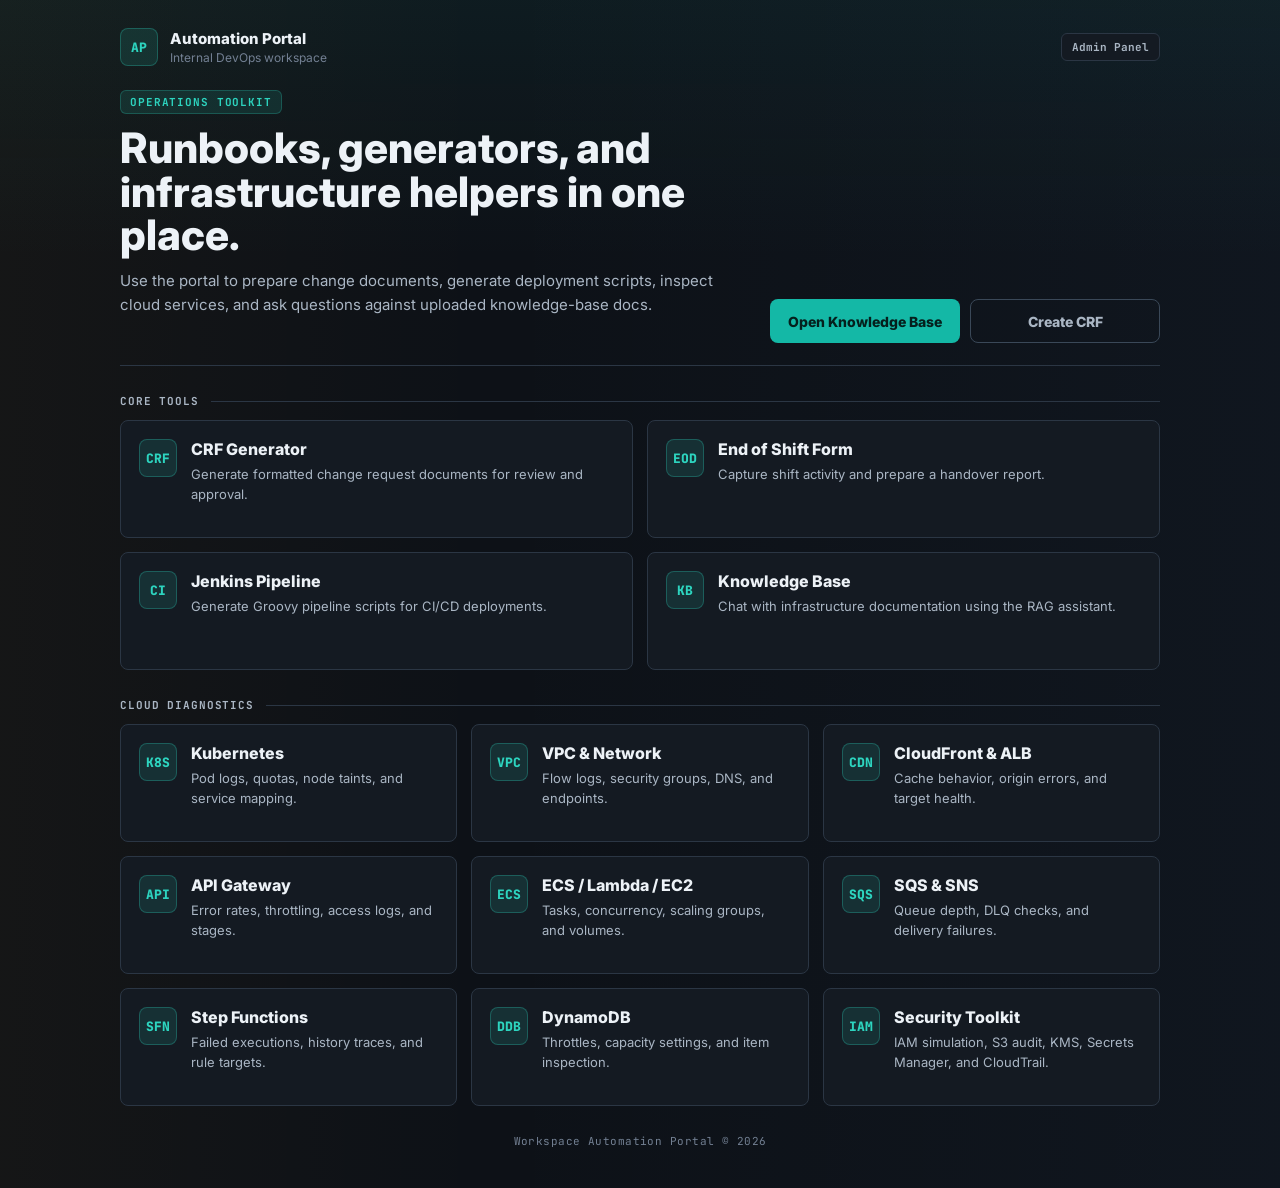
<file: index.html>
<!DOCTYPE html>
<html lang="en">
<head>
<meta charset="UTF-8">
<meta name="viewport" content="width=device-width, initial-scale=1.0">
<title>Workspace Automation Portal</title>
<link rel="stylesheet" href="style.css?v=3">
</head>
<body>
<div class="container">
  <div class="topbar">
    <div class="brand">
      <span class="brand-mark">AP</span>
      <div>
        <div class="brand-title">Automation Portal</div>
        <div class="brand-subtitle">Internal DevOps workspace</div>
      </div>
    </div>
    <a href="admin.html" class="meta-pill">Admin Panel</a>
  </div>

  <section class="portal-hero">
    <div class="header">
      <div class="tag">Operations Toolkit</div>
      <h1>Runbooks, generators, and infrastructure helpers in one place.</h1>
      <p>Use the portal to prepare change documents, generate deployment scripts, inspect cloud services, and ask questions against uploaded knowledge-base docs.</p>
    </div>
    <div class="portal-actions">
      <a href="kb.html" class="btn">Open Knowledge Base</a>
      <a href="crf.html" class="btn btn-outline">Create CRF</a>
    </div>
  </section>

  <div class="section-header">Core Tools</div>
  <div class="tool-grid">
    <a href="crf.html" class="tool-card">
      <span class="tool-mark">CRF</span>
      <div>
        <h2>CRF Generator</h2>
        <p>Generate formatted change request documents for review and approval.</p>
      </div>
    </a>
    <a href="shift.html" class="tool-card">
      <span class="tool-mark">EOD</span>
      <div>
        <h2>End of Shift Form</h2>
        <p>Capture shift activity and prepare a handover report.</p>
      </div>
    </a>
    <a href="pipeline.html" class="tool-card">
      <span class="tool-mark">CI</span>
      <div>
        <h2>Jenkins Pipeline</h2>
        <p>Generate Groovy pipeline scripts for CI/CD deployments.</p>
      </div>
    </a>
    <a href="kb.html" class="tool-card">
      <span class="tool-mark">KB</span>
      <div>
        <h2>Knowledge Base</h2>
        <p>Chat with infrastructure documentation using the RAG assistant.</p>
      </div>
    </a>
  </div>

  <div class="section-header">Cloud Diagnostics</div>
  <div class="tool-grid compact">
    <a href="k8s-toolkit.html" class="tool-card">
      <span class="tool-mark">K8S</span>
      <div>
        <h2>Kubernetes</h2>
        <p>Pod logs, quotas, node taints, and service mapping.</p>
      </div>
    </a>
    <a href="network-toolkit.html" class="tool-card">
      <span class="tool-mark">VPC</span>
      <div>
        <h2>VPC & Network</h2>
        <p>Flow logs, security groups, DNS, and endpoints.</p>
      </div>
    </a>
    <a href="cdn-toolkit.html" class="tool-card">
      <span class="tool-mark">CDN</span>
      <div>
        <h2>CloudFront & ALB</h2>
        <p>Cache behavior, origin errors, and target health.</p>
      </div>
    </a>
    <a href="apigw-toolkit.html" class="tool-card">
      <span class="tool-mark">API</span>
      <div>
        <h2>API Gateway</h2>
        <p>Error rates, throttling, access logs, and stages.</p>
      </div>
    </a>
    <a href="compute-toolkit.html" class="tool-card">
      <span class="tool-mark">ECS</span>
      <div>
        <h2>ECS / Lambda / EC2</h2>
        <p>Tasks, concurrency, scaling groups, and volumes.</p>
      </div>
    </a>
    <a href="sqs-toolkit.html" class="tool-card">
      <span class="tool-mark">SQS</span>
      <div>
        <h2>SQS & SNS</h2>
        <p>Queue depth, DLQ checks, and delivery failures.</p>
      </div>
    </a>
    <a href="stepfn-toolkit.html" class="tool-card">
      <span class="tool-mark">SFN</span>
      <div>
        <h2>Step Functions</h2>
        <p>Failed executions, history traces, and rule targets.</p>
      </div>
    </a>
    <a href="ddb-toolkit.html" class="tool-card">
      <span class="tool-mark">DDB</span>
      <div>
        <h2>DynamoDB</h2>
        <p>Throttles, capacity settings, and item inspection.</p>
      </div>
    </a>
    <a href="security-toolkit.html" class="tool-card">
      <span class="tool-mark">IAM</span>
      <div>
        <h2>Security Toolkit</h2>
        <p>IAM simulation, S3 audit, KMS, Secrets Manager, and CloudTrail.</p>
      </div>
    </a>
  </div>

  <div class="footer">Workspace Automation Portal &copy; 2026</div>
</div>
</body>
</html>
</file>
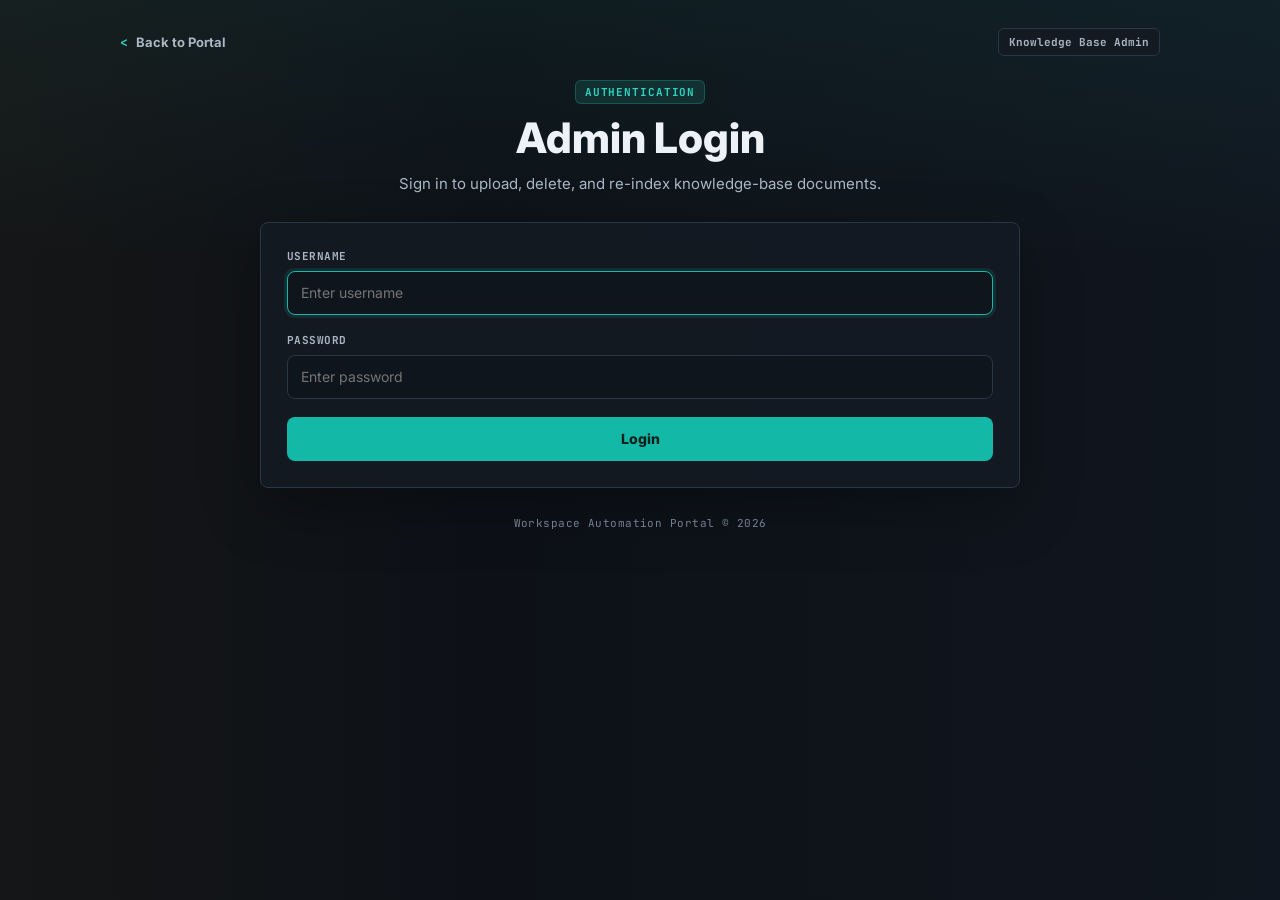
<file: admin.html>
<!DOCTYPE html>
<html lang="en">

<head>
  <meta charset="UTF-8">
  <meta name="viewport" content="width=device-width, initial-scale=1.0">
  <title>Admin - Workspace Portal</title>
  <link rel="stylesheet" href="style.css?v=3">
</head>

<body>
  <div class="container">
    <div class="topbar">
      <a href="/" class="nav-back">Back to Portal</a>
      <span class="meta-pill">Knowledge Base Admin</span>
    </div>

    <div id="loginSection" class="container narrow">
      <div class="header center">
        <div class="tag">Authentication</div>
        <h1>Admin Login</h1>
        <p style="margin-left:auto;margin-right:auto;">Sign in to upload, delete, and re-index knowledge-base documents.</p>
      </div>
      <div id="loginFlash" class="flash flash-error" style="display:none;"></div>
      <div class="card">
        <form id="loginForm">
          <div class="field">
            <label>Username</label>
            <input type="text" id="username" required autofocus placeholder="Enter username">
          </div>
          <div class="field">
            <label>Password</label>
            <input type="password" id="password" required placeholder="Enter password">
          </div>
          <button type="submit" class="btn">Login</button>
        </form>
      </div>
    </div>

    <div id="dashboardSection" style="display:none;">
      <div class="portal-hero">
        <div class="header">
          <div class="tag">Admin Panel</div>
          <h1>Knowledge Base Manager</h1>
          <p>Manage document uploads and rebuild the selected Chroma index after changing files or embedding settings.</p>
        </div>
        <div class="portal-actions">
          <button onclick="logout()" class="btn btn-outline">Logout</button>
        </div>
      </div>

      <div class="admin-layout">
        <aside class="card">
          <div class="section-label">Current Context</div>
          <div class="field">
            <label>Client</label>
            <select id="adminClient" onchange="updateAdminCtx()">
              <option value="fibt">FIBT</option>
              <option value="cc">CC - Cloud Card</option>
              <option value="cbkc">CBKC</option>
              <option value="cp">CP - Central Processing</option>
            </select>
          </div>
          <div class="field">
            <label>Environment</label>
            <select id="adminEnv" onchange="updateAdminCtx()">
              <option value="QA">QA</option>
              <option value="Sandbox">Sandbox</option>
              <option value="Production">Production</option>
            </select>
          </div>
          <button onclick="reindex()" id="reindexBtn" class="btn btn-outline">Re-Index Context</button>
        </aside>

        <main class="admin-stack">
          <section class="card">
            <div class="section-label" id="uploadLabel">Upload Documents</div>
            <form id="uploadForm">
              <div class="dropzone" id="dropzone" onclick="document.getElementById('fileInput').click()">
                <span class="icon">DOC</span>
                <p id="dropzoneText">Click or drag files here</p>
                <p class="hint">Supported: PDF, DOCX, TXT. Max 50MB per file.</p>
                <input type="file" id="fileInput" multiple accept=".pdf,.docx,.txt" style="display:none" onchange="handleFileSelect(this)">
              </div>
              <button type="submit" class="btn" style="margin-top:16px;" id="uploadBtn" disabled>Upload</button>
            </form>
          </section>

          <section class="card">
            <div class="inline-actions" style="margin-bottom:14px;">
              <div class="section-label" style="margin-bottom:0;padding-bottom:0;border-bottom:none;" id="listLabel">Indexed Documents</div>
              <span class="meta-pill" id="fileCount">0 files</span>
            </div>
            <div style="overflow-x:auto;">
              <table class="file-table" id="fileTable">
                <thead>
                  <tr>
                    <th>Filename</th>
                    <th style="width:110px;text-align:center;">Action</th>
                  </tr>
                </thead>
                <tbody></tbody>
              </table>
            </div>
          </section>
        </main>
      </div>
    </div>

    <div class="footer">Workspace Automation Portal &copy; 2026</div>
  </div>

  <script>
    let token = localStorage.getItem('adminToken');

    if (token) {
      showDashboard();
    }

    document.getElementById('loginForm')?.addEventListener('submit', async function (e) {
      e.preventDefault();
      const u = document.getElementById('username').value;
      const p = document.getElementById('password').value;
      try {
        const res = await fetch('/api/rag/admin/login', {
          method: 'POST',
          headers: { 'Content-Type': 'application/json' },
          body: JSON.stringify({ username: u, password: p })
        });
        if (res.ok) {
          const data = await res.json();
          token = data.token;
          localStorage.setItem('adminToken', token);
          showDashboard();
        } else {
          document.getElementById('loginFlash').textContent = 'Invalid credentials';
          document.getElementById('loginFlash').style.display = 'block';
        }
      } catch (e) {
        alert('Network error');
      }
    });

    function showDashboard() {
      document.getElementById('loginSection').style.display = 'none';
      document.getElementById('dashboardSection').style.display = 'block';
      updateAdminCtx();
    }

    function logout() {
      localStorage.removeItem('adminToken');
      location.reload();
    }

    function updateAdminCtx() {
      const c = document.getElementById('adminClient').value;
      const e = document.getElementById('adminEnv').value;
      document.getElementById('uploadLabel').textContent = `Upload Documents to ${c.toUpperCase()} (${e})`;
      document.getElementById('uploadBtn').textContent = `Upload to ${c.toUpperCase()}`;
      document.getElementById('listLabel').textContent = `Indexed in ${c.toUpperCase()} (${e})`;
      document.getElementById('reindexBtn').textContent = `Re-Index ${c.toUpperCase()}`;
      fetchFiles(c, e);
    }

    function handleFileSelect(input) {
      const btn = document.getElementById('uploadBtn');
      const txt = document.getElementById('dropzoneText');
      if (input.files && input.files.length > 0) {
        btn.disabled = false;
        txt.textContent = `${input.files.length} file(s) selected`;
        document.getElementById('dropzone').style.borderColor = 'var(--accent-strong)';
      } else {
        btn.disabled = true;
        txt.textContent = 'Click or drag files here';
        document.getElementById('dropzone').style.borderColor = '';
      }
    }

    document.getElementById('dropzone')?.addEventListener('dragover', function (e) {
      e.preventDefault();
      this.classList.add('dragover');
    });

    document.getElementById('dropzone')?.addEventListener('dragleave', function () {
      this.classList.remove('dragover');
    });

    document.getElementById('dropzone')?.addEventListener('drop', function (e) {
      e.preventDefault();
      this.classList.remove('dragover');
      document.getElementById('fileInput').files = e.dataTransfer.files;
      handleFileSelect(document.getElementById('fileInput'));
    });

    document.getElementById('uploadForm').addEventListener('submit', async function (e) {
      e.preventDefault();
      const files = document.getElementById('fileInput').files;
      if (!files.length) return;

      const btn = document.getElementById('uploadBtn');
      btn.disabled = true;
      btn.textContent = 'Uploading...';

      const formData = new FormData();
      for (let i = 0; i < files.length; i++) {
        formData.append('files', files[i]);
      }
      formData.append('client', document.getElementById('adminClient').value);
      formData.append('env', document.getElementById('adminEnv').value);

      try {
        const res = await fetch('/api/rag/admin/upload', {
          method: 'POST',
          headers: { 'Authorization': 'Bearer ' + token },
          body: formData
        });
        if (res.ok) {
          alert('Uploaded successfully');
          document.getElementById('fileInput').value = '';
          handleFileSelect(document.getElementById('fileInput'));
          updateAdminCtx();
        } else {
          alert('Error uploading');
          btn.disabled = false;
          btn.textContent = 'Upload';
        }
      } catch (e) {
        alert('Network error');
        btn.disabled = false;
        btn.textContent = 'Upload';
      }
    });

    async function fetchFiles(client, env) {
      try {
        const res = await fetch(`/api/rag/admin/files?client=${client}&env=${env}`, {
          headers: { 'Authorization': 'Bearer ' + token }
        });
        if (res.status === 401) return logout();
        const data = await res.json();
        const tbody = document.querySelector('#fileTable tbody');
        tbody.innerHTML = '';
        data.files.forEach(f => {
          const ext = f.split('.').pop().toLowerCase();
          const tr = document.createElement('tr');
          tr.innerHTML = `
            <td><span class="file-badge badge-${ext}">.${ext}</span> <span style="margin-left:8px">${f}</span></td>
            <td style="text-align:center;">
              <form onsubmit="deleteDoc(event, '${f}')" style="display:inline;">
                <button type="submit" class="btn btn-sm btn-danger" onclick="return confirm('Delete ${f}?')">Delete</button>
              </form>
            </td>
          `;
          tbody.appendChild(tr);
        });
        document.getElementById('listLabel').textContent = `Indexed in ${client.toUpperCase()} (${env})`;
        document.getElementById('fileCount').textContent = `${data.files.length} file${data.files.length === 1 ? '' : 's'}`;
      } catch (e) { }
    }

    async function deleteDoc(e, filename) {
      e.preventDefault();
      try {
        const res = await fetch('/api/rag/admin/delete', {
          method: 'POST',
          headers: {
            'Content-Type': 'application/json',
            'Authorization': 'Bearer ' + token
          },
          body: JSON.stringify({
            filename,
            client: document.getElementById('adminClient').value,
            env: document.getElementById('adminEnv').value
          })
        });
        if (res.ok) updateAdminCtx();
        else alert('Error deleting');
      } catch (err) { alert('Network error'); }
    }

    async function reindex() {
      const btn = document.getElementById('reindexBtn');
      const c = document.getElementById('adminClient').value;
      btn.textContent = 'Indexing...';
      btn.disabled = true;
      try {
        const res = await fetch('/api/rag/index', {
          method: 'POST',
          headers: {
            'Content-Type': 'application/json',
            'Authorization': 'Bearer ' + token
          },
          body: JSON.stringify({
            client: c,
            env: document.getElementById('adminEnv').value
          })
        });
        const data = await res.json();
        alert(data.message);
      } catch (e) {
        alert('Re-index failed');
      } finally {
        btn.textContent = `Re-Index ${c.toUpperCase()}`;
        btn.disabled = false;
      }
    }
  </script>
</body>

</html>
</file>
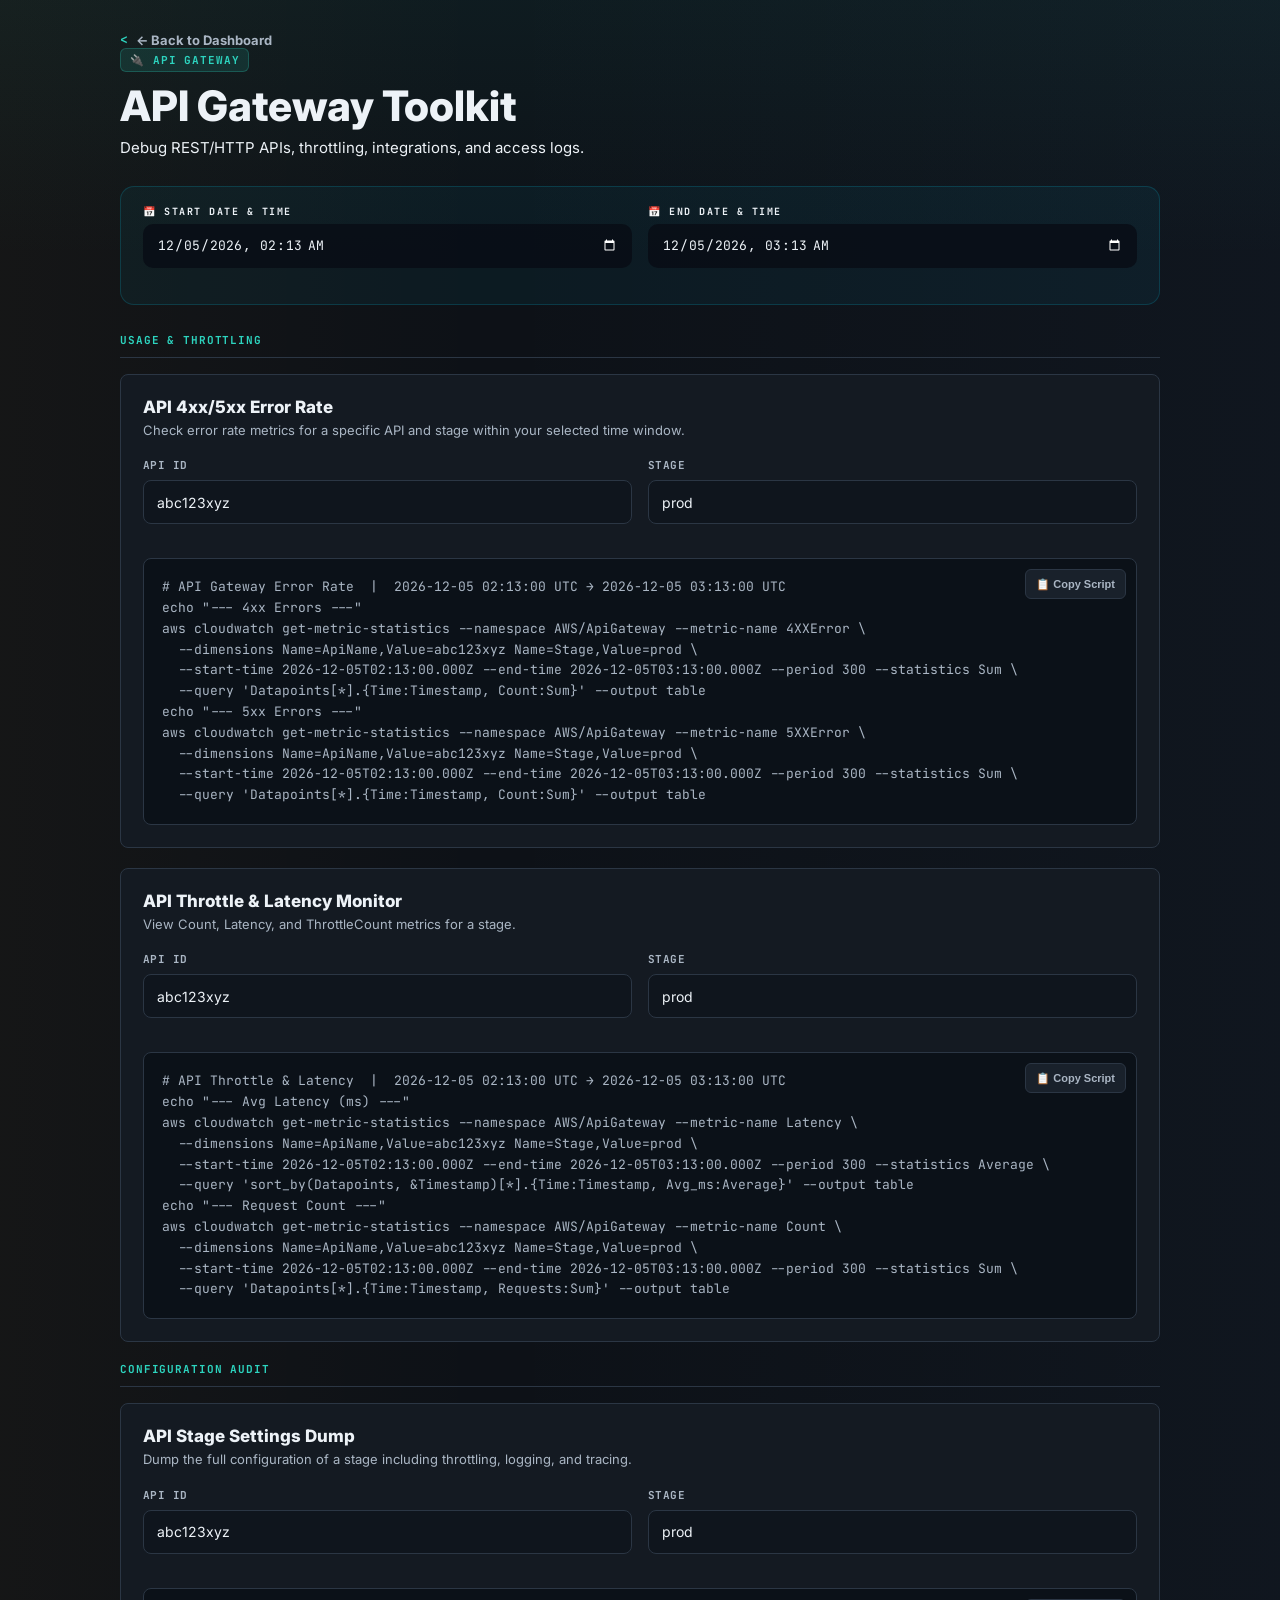
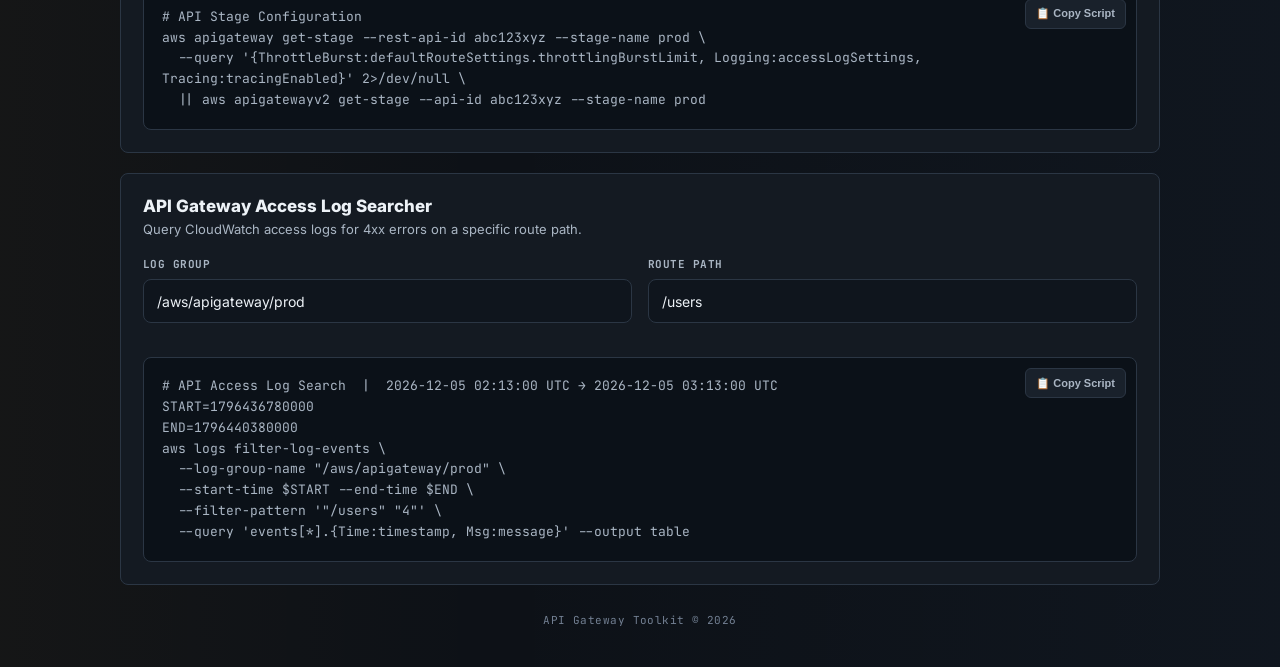
<file: apigw-toolkit.html>
<!DOCTYPE html>
<html lang="en">
<head>
<meta charset="UTF-8">
<meta name="viewport" content="width=device-width, initial-scale=1.0">
<title>API Gateway Toolkit</title>
<link rel="stylesheet" href="style.css">
<style>
  .dt-range-bar {
    background: rgba(6,182,212,0.06); border: 1px solid rgba(6,182,212,0.2);
    border-radius: 14px; padding: 18px 22px; margin-bottom: 28px;
    display: flex; flex-wrap: wrap; gap: 16px; align-items: flex-end;
  }
  .dt-range-bar .field { flex: 1; min-width: 180px; }
  .dt-range-bar label {
    display: block; font-size: 10px; font-weight: 700; color: var(--accent-2);
    text-transform: uppercase; letter-spacing: 1.5px; margin-bottom: 6px;
    font-family: 'JetBrains Mono', monospace;
  }
  .dt-range-bar input[type=datetime-local] {
    width: 100%; padding: 10px 14px; border-radius: 10px;
    border: 1px solid var(--border-subtle); background: rgba(8,12,20,.8);
    color: var(--text-primary); font-size: 13px; outline: none; color-scheme: dark;
    font-family: 'JetBrains Mono', monospace;
  }
  .dt-range-bar input[type=datetime-local]:focus { border-color: rgba(6,182,212,.5); box-shadow: 0 0 0 3px rgba(6,182,212,.08); }
</style>
</head>
<body>
<div class="container">
  <a href="index.html" class="nav-back">← Back to Dashboard</a>
  <div class="header">
    <div class="tag">🔌 API Gateway</div>
    <h1>API Gateway Toolkit</h1>
    <p style="color:var(--text-secondary);margin-top:8px;">Debug REST/HTTP APIs, throttling, integrations, and access logs.</p>
  </div>

  <div class="dt-range-bar">
    <div class="field">
      <label>📅 Start Date &amp; Time</label>
      <input type="datetime-local" id="global-start" oninput="initAll()">
    </div>
    <div class="field">
      <label>📅 End Date &amp; Time</label>
      <input type="datetime-local" id="global-end" oninput="initAll()">
    </div>
  </div>

  <div class="section-label">Usage & Throttling</div>

  <div class="script-card">
    <div class="script-header"><div class="script-info">
      <h3>API 4xx/5xx Error Rate</h3>
      <p>Check error rate metrics for a specific API and stage within your selected time window.</p>
    </div></div>
    <div class="param-grid">
      <div class="field"><label>API ID</label><input type="text" id="apigw-id" value="abc123xyz" oninput="updateApiErrors()"></div>
      <div class="field"><label>Stage</label><input type="text" id="apigw-stage" value="prod" oninput="updateApiErrors()"></div>
    </div>
    <div class="script-preview">
      <button class="copy-btn" onclick="copyCode('apigw-err-code', this)"><span>📋</span> Copy Script</button>
      <pre id="apigw-err-code"></pre>
    </div>
  </div>

  <div class="script-card">
    <div class="script-header"><div class="script-info">
      <h3>API Throttle & Latency Monitor</h3>
      <p>View Count, Latency, and ThrottleCount metrics for a stage.</p>
    </div></div>
    <div class="param-grid">
      <div class="field"><label>API ID</label><input type="text" id="apigw-thr-id" value="abc123xyz" oninput="updateApiThrottle()"></div>
      <div class="field"><label>Stage</label><input type="text" id="apigw-thr-stage" value="prod" oninput="updateApiThrottle()"></div>
    </div>
    <div class="script-preview">
      <button class="copy-btn" onclick="copyCode('apigw-thr-code', this)"><span>📋</span> Copy Script</button>
      <pre id="apigw-thr-code"></pre>
    </div>
  </div>

  <div class="section-label">Configuration Audit</div>

  <div class="script-card">
    <div class="script-header"><div class="script-info">
      <h3>API Stage Settings Dump</h3>
      <p>Dump the full configuration of a stage including throttling, logging, and tracing.</p>
    </div></div>
    <div class="param-grid">
      <div class="field"><label>API ID</label><input type="text" id="apigw-cfg-id" value="abc123xyz" oninput="updateApiConfig()"></div>
      <div class="field"><label>Stage</label><input type="text" id="apigw-cfg-stage" value="prod" oninput="updateApiConfig()"></div>
    </div>
    <div class="script-preview">
      <button class="copy-btn" onclick="copyCode('apigw-cfg-code', this)"><span>📋</span> Copy Script</button>
      <pre id="apigw-cfg-code"></pre>
    </div>
  </div>

  <div class="script-card">
    <div class="script-header"><div class="script-info">
      <h3>API Gateway Access Log Searcher</h3>
      <p>Query CloudWatch access logs for 4xx errors on a specific route path.</p>
    </div></div>
    <div class="param-grid">
      <div class="field"><label>Log Group</label><input type="text" id="apigw-log-grp" value="/aws/apigateway/prod" oninput="updateApiLogs()"></div>
      <div class="field"><label>Route Path</label><input type="text" id="apigw-log-path" value="/users" oninput="updateApiLogs()"></div>
    </div>
    <div class="script-preview">
      <button class="copy-btn" onclick="copyCode('apigw-log-code', this)"><span>📋</span> Copy Script</button>
      <pre id="apigw-log-code"></pre>
    </div>
  </div>

  <div class="footer">API Gateway Toolkit &copy; 2026</div>
</div>
<script>
function copyCode(id, btn) {
  navigator.clipboard.writeText(document.getElementById(id).innerText);
  const o = btn.innerHTML; btn.innerHTML = '<span>✅</span> Copied!';
  setTimeout(() => { btn.innerHTML = o; }, 2000);
}
function getRange() {
  const s = document.getElementById('global-start').value;
  const e = document.getElementById('global-end').value;
  const st = s ? new Date(s).toISOString() : "$(date -u -d '1 hour ago' +%Y-%m-%dT%H:%M:%SZ)";
  const et = e ? new Date(e).toISOString() : "$(date -u +%Y-%m-%dT%H:%M:%SZ)";
  const sMs = s ? new Date(s).getTime() : null;
  const eMs = e ? new Date(e).getTime() : null;
  const sLbl = s ? new Date(s).toISOString().replace('T',' ').slice(0,19)+' UTC' : '(1 hour ago)';
  const eLbl = e ? new Date(e).toISOString().replace('T',' ').slice(0,19)+' UTC' : '(now)';
  return { st, et, sMs, eMs, sLbl, eLbl };
}
function updateApiErrors() {
  const id = document.getElementById('apigw-id').value;
  const stage = document.getElementById('apigw-stage').value;
  const { st, et, sLbl, eLbl } = getRange();
  const script = `# API Gateway Error Rate  |  ${sLbl} → ${eLbl}
echo "--- 4xx Errors ---"
aws cloudwatch get-metric-statistics --namespace AWS/ApiGateway --metric-name 4XXError \\
  --dimensions Name=ApiName,Value=${id} Name=Stage,Value=${stage} \\
  --start-time ${st} --end-time ${et} --period 300 --statistics Sum \\
  --query 'Datapoints[*].{Time:Timestamp, Count:Sum}' --output table
echo "--- 5xx Errors ---"
aws cloudwatch get-metric-statistics --namespace AWS/ApiGateway --metric-name 5XXError \\
  --dimensions Name=ApiName,Value=${id} Name=Stage,Value=${stage} \\
  --start-time ${st} --end-time ${et} --period 300 --statistics Sum \\
  --query 'Datapoints[*].{Time:Timestamp, Count:Sum}' --output table`;
  document.getElementById('apigw-err-code').innerText = script;
}
function updateApiThrottle() {
  const id = document.getElementById('apigw-thr-id').value;
  const stage = document.getElementById('apigw-thr-stage').value;
  const { st, et, sLbl, eLbl } = getRange();
  const script = `# API Throttle & Latency  |  ${sLbl} → ${eLbl}
echo "--- Avg Latency (ms) ---"
aws cloudwatch get-metric-statistics --namespace AWS/ApiGateway --metric-name Latency \\
  --dimensions Name=ApiName,Value=${id} Name=Stage,Value=${stage} \\
  --start-time ${st} --end-time ${et} --period 300 --statistics Average \\
  --query 'sort_by(Datapoints, &Timestamp)[*].{Time:Timestamp, Avg_ms:Average}' --output table
echo "--- Request Count ---"
aws cloudwatch get-metric-statistics --namespace AWS/ApiGateway --metric-name Count \\
  --dimensions Name=ApiName,Value=${id} Name=Stage,Value=${stage} \\
  --start-time ${st} --end-time ${et} --period 300 --statistics Sum \\
  --query 'Datapoints[*].{Time:Timestamp, Requests:Sum}' --output table`;
  document.getElementById('apigw-thr-code').innerText = script;
}
function updateApiConfig() {
  const id = document.getElementById('apigw-cfg-id').value;
  const stage = document.getElementById('apigw-cfg-stage').value;
  const script = `# API Stage Configuration
aws apigateway get-stage --rest-api-id ${id} --stage-name ${stage} \\
  --query '{ThrottleBurst:defaultRouteSettings.throttlingBurstLimit, Logging:accessLogSettings, Tracing:tracingEnabled}' 2>/dev/null \\
  || aws apigatewayv2 get-stage --api-id ${id} --stage-name ${stage}`;
  document.getElementById('apigw-cfg-code').innerText = script;
}
function updateApiLogs() {
  const grp = document.getElementById('apigw-log-grp').value;
  const path = document.getElementById('apigw-log-path').value;
  const { sMs, eMs, sLbl, eLbl } = getRange();
  const startLine = sMs ? `START=${sMs}` : `START=$(date -d "30 minutes ago" +%s)000`;
  const endLine   = eMs ? `END=${eMs}`   : `END=$(date +%s)000`;
  const script = `# API Access Log Search  |  ${sLbl} → ${eLbl}
${startLine}
${endLine}
aws logs filter-log-events \\
  --log-group-name "${grp}" \\
  --start-time $START --end-time $END \\
  --filter-pattern '"${path}" "4"' \\
  --query 'events[*].{Time:timestamp, Msg:message}' --output table`;
  document.getElementById('apigw-log-code').innerText = script;
}
function initAll() { updateApiErrors(); updateApiThrottle(); updateApiConfig(); updateApiLogs(); }
window.onload = () => {
  const now = new Date(); const ago = new Date(now - 3600000);
  const fmt = d => d.toISOString().slice(0,16);
  document.getElementById('global-start').value = fmt(ago);
  document.getElementById('global-end').value   = fmt(now);
  initAll();
};
</script>
</body>
</html>
</file>
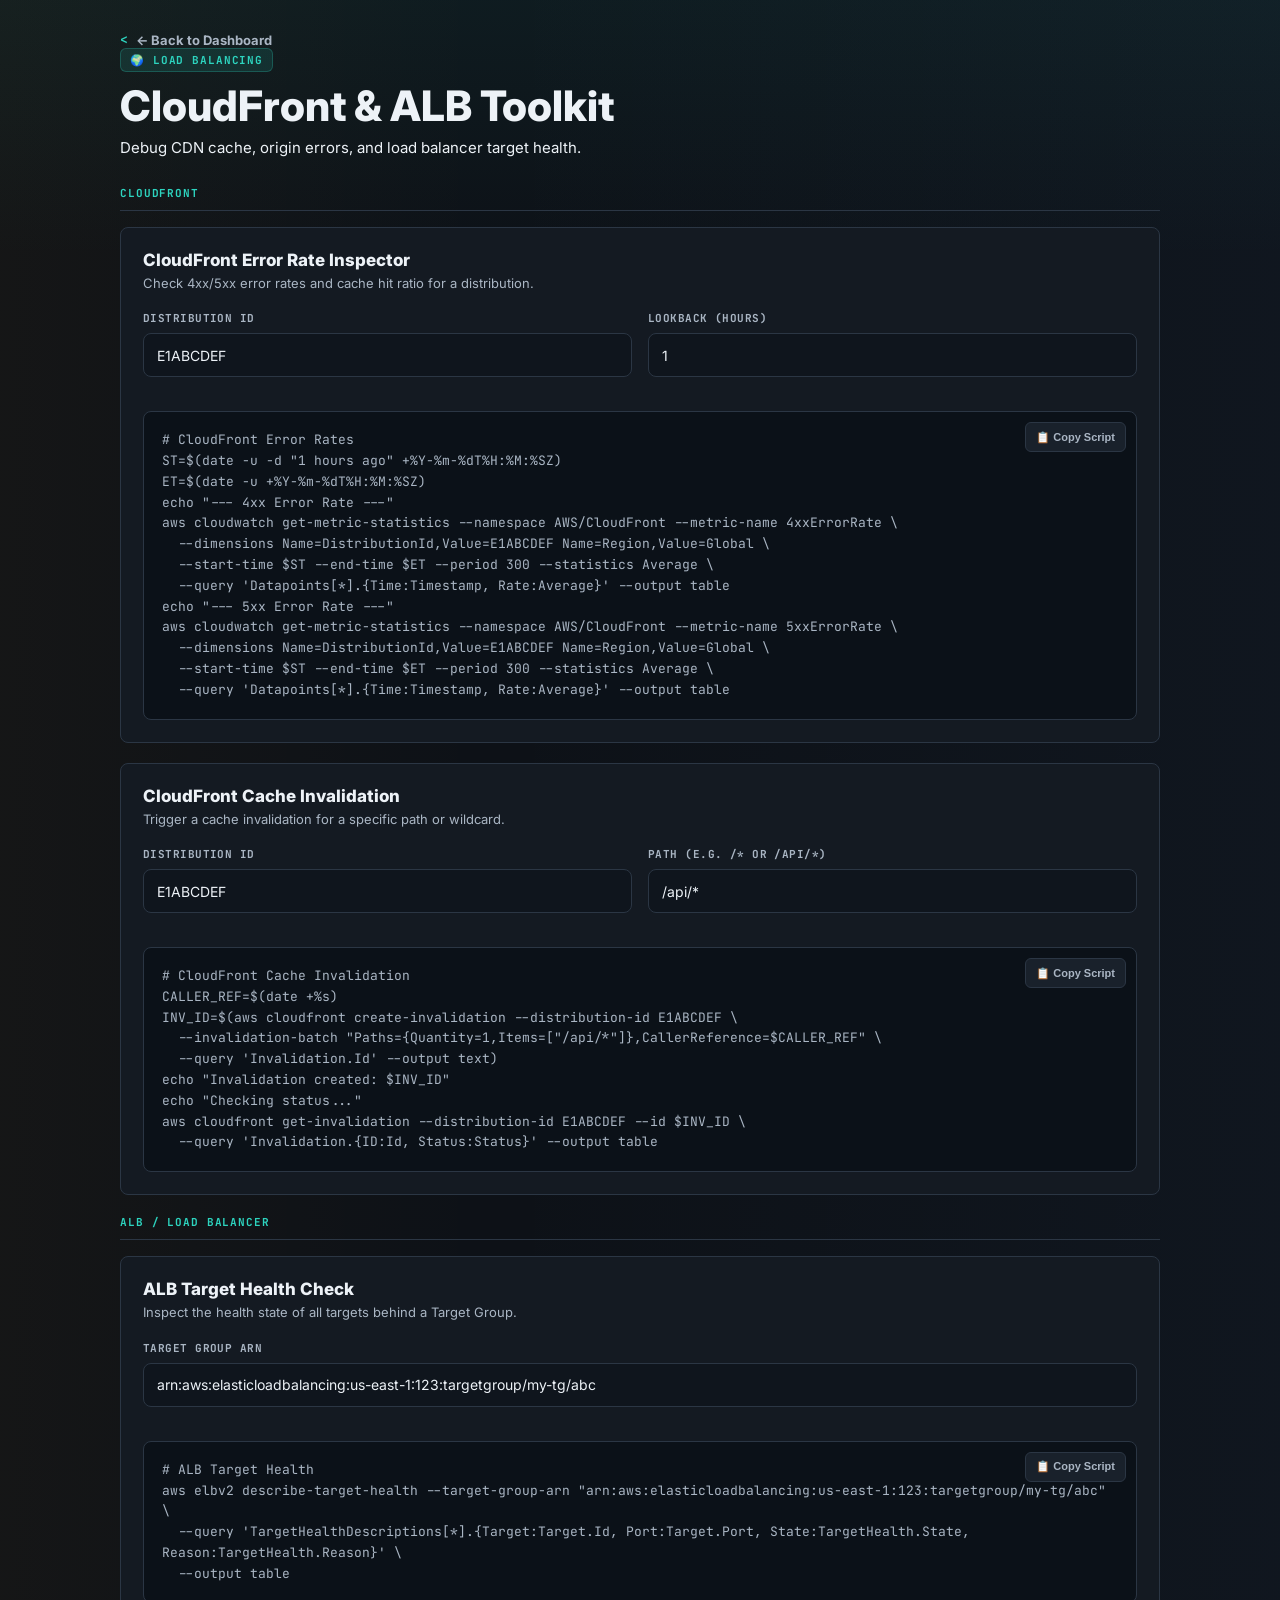
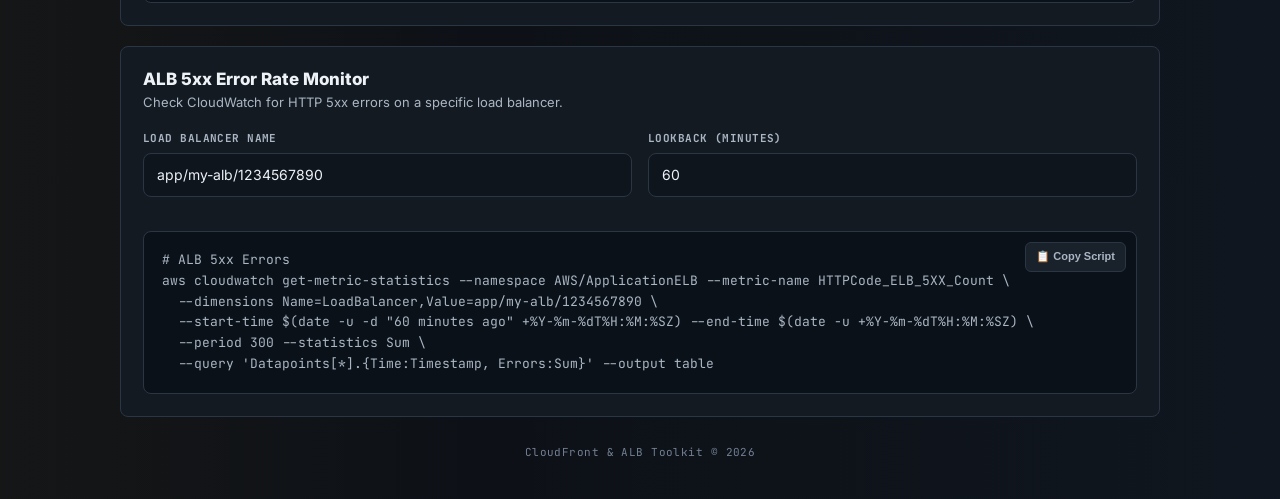
<file: cdn-toolkit.html>
<!DOCTYPE html>
<html lang="en">
<head>
<meta charset="UTF-8">
<meta name="viewport" content="width=device-width, initial-scale=1.0">
<title>CloudFront & ALB Toolkit</title>
<link rel="stylesheet" href="style.css">
</head>
<body>
<div class="container">
  <a href="index.html" class="nav-back">← Back to Dashboard</a>
  <div class="header">
    <div class="tag">🌍 Load Balancing</div>
    <h1>CloudFront & ALB Toolkit</h1>
    <p style="color:var(--text-secondary);margin-top:8px;">Debug CDN cache, origin errors, and load balancer target health.</p>
  </div>

  <div class="section-label">CloudFront</div>

  <div class="script-card">
    <div class="script-header"><div class="script-info">
      <h3>CloudFront Error Rate Inspector</h3>
      <p>Check 4xx/5xx error rates and cache hit ratio for a distribution.</p>
    </div></div>
    <div class="param-grid">
      <div class="field"><label>Distribution ID</label><input type="text" id="cf-id" value="E1ABCDEF" oninput="updateCfErrors()"></div>
      <div class="field"><label>Lookback (Hours)</label><input type="number" id="cf-hours" value="1" oninput="updateCfErrors()"></div>
    </div>
    <div class="script-preview">
      <button class="copy-btn" onclick="copyCode('cf-err-code', this)"><span>📋</span> Copy Script</button>
      <pre id="cf-err-code"></pre>
    </div>
  </div>

  <div class="script-card">
    <div class="script-header"><div class="script-info">
      <h3>CloudFront Cache Invalidation</h3>
      <p>Trigger a cache invalidation for a specific path or wildcard.</p>
    </div></div>
    <div class="param-grid">
      <div class="field"><label>Distribution ID</label><input type="text" id="cf-inv-id" value="E1ABCDEF" oninput="updateCfInv()"></div>
      <div class="field"><label>Path (e.g. /* or /api/*)</label><input type="text" id="cf-inv-path" value="/api/*" oninput="updateCfInv()"></div>
    </div>
    <div class="script-preview">
      <button class="copy-btn" onclick="copyCode('cf-inv-code', this)"><span>📋</span> Copy Script</button>
      <pre id="cf-inv-code"></pre>
    </div>
  </div>

  <div class="section-label">ALB / Load Balancer</div>

  <div class="script-card">
    <div class="script-header"><div class="script-info">
      <h3>ALB Target Health Check</h3>
      <p>Inspect the health state of all targets behind a Target Group.</p>
    </div></div>
    <div class="param-grid">
      <div class="field"><label>Target Group ARN</label><input type="text" id="alb-tg-arn" value="arn:aws:elasticloadbalancing:us-east-1:123:targetgroup/my-tg/abc" oninput="updateAlbHealth()"></div>
    </div>
    <div class="script-preview">
      <button class="copy-btn" onclick="copyCode('alb-health-code', this)"><span>📋</span> Copy Script</button>
      <pre id="alb-health-code"></pre>
    </div>
  </div>

  <div class="script-card">
    <div class="script-header"><div class="script-info">
      <h3>ALB 5xx Error Rate Monitor</h3>
      <p>Check CloudWatch for HTTP 5xx errors on a specific load balancer.</p>
    </div></div>
    <div class="param-grid">
      <div class="field"><label>Load Balancer Name</label><input type="text" id="alb-name" value="app/my-alb/1234567890" oninput="updateAlbErrors()"></div>
      <div class="field"><label>Lookback (Minutes)</label><input type="number" id="alb-min" value="60" oninput="updateAlbErrors()"></div>
    </div>
    <div class="script-preview">
      <button class="copy-btn" onclick="copyCode('alb-err-code', this)"><span>📋</span> Copy Script</button>
      <pre id="alb-err-code"></pre>
    </div>
  </div>

  <div class="footer">CloudFront & ALB Toolkit &copy; 2026</div>
</div>
<script>
function copyCode(id, btn) {
  navigator.clipboard.writeText(document.getElementById(id).innerText);
  const o = btn.innerHTML; btn.innerHTML = '<span>✅</span> Copied!';
  setTimeout(() => { btn.innerHTML = o; }, 2000);
}
function updateCfErrors() {
  const id = document.getElementById('cf-id').value;
  const hours = document.getElementById('cf-hours').value;
  const script = `# CloudFront Error Rates
ST=$(date -u -d "${hours} hours ago" +%Y-%m-%dT%H:%M:%SZ)
ET=$(date -u +%Y-%m-%dT%H:%M:%SZ)
echo "--- 4xx Error Rate ---"
aws cloudwatch get-metric-statistics --namespace AWS/CloudFront --metric-name 4xxErrorRate \\
  --dimensions Name=DistributionId,Value=${id} Name=Region,Value=Global \\
  --start-time $ST --end-time $ET --period 300 --statistics Average \\
  --query 'Datapoints[*].{Time:Timestamp, Rate:Average}' --output table
echo "--- 5xx Error Rate ---"
aws cloudwatch get-metric-statistics --namespace AWS/CloudFront --metric-name 5xxErrorRate \\
  --dimensions Name=DistributionId,Value=${id} Name=Region,Value=Global \\
  --start-time $ST --end-time $ET --period 300 --statistics Average \\
  --query 'Datapoints[*].{Time:Timestamp, Rate:Average}' --output table`;
  document.getElementById('cf-err-code').innerText = script;
}
function updateCfInv() {
  const id = document.getElementById('cf-inv-id').value;
  const path = document.getElementById('cf-inv-path').value;
  const script = `# CloudFront Cache Invalidation
CALLER_REF=$(date +%s)
INV_ID=$(aws cloudfront create-invalidation --distribution-id ${id} \\
  --invalidation-batch "Paths={Quantity=1,Items=[\"${path}\"]},CallerReference=$CALLER_REF" \\
  --query 'Invalidation.Id' --output text)
echo "Invalidation created: $INV_ID"
echo "Checking status..."
aws cloudfront get-invalidation --distribution-id ${id} --id $INV_ID \\
  --query 'Invalidation.{ID:Id, Status:Status}' --output table`;
  document.getElementById('cf-inv-code').innerText = script;
}
function updateAlbHealth() {
  const arn = document.getElementById('alb-tg-arn').value;
  const script = `# ALB Target Health
aws elbv2 describe-target-health --target-group-arn "${arn}" \\
  --query 'TargetHealthDescriptions[*].{Target:Target.Id, Port:Target.Port, State:TargetHealth.State, Reason:TargetHealth.Reason}' \\
  --output table`;
  document.getElementById('alb-health-code').innerText = script;
}
function updateAlbErrors() {
  const name = document.getElementById('alb-name').value;
  const min = document.getElementById('alb-min').value;
  const script = `# ALB 5xx Errors
aws cloudwatch get-metric-statistics --namespace AWS/ApplicationELB --metric-name HTTPCode_ELB_5XX_Count \\
  --dimensions Name=LoadBalancer,Value=${name} \\
  --start-time $(date -u -d "${min} minutes ago" +%Y-%m-%dT%H:%M:%SZ) --end-time $(date -u +%Y-%m-%dT%H:%M:%SZ) \\
  --period 300 --statistics Sum \\
  --query 'Datapoints[*].{Time:Timestamp, Errors:Sum}' --output table`;
  document.getElementById('alb-err-code').innerText = script;
}
window.onload = () => { updateCfErrors(); updateCfInv(); updateAlbHealth(); updateAlbErrors(); };
</script>
</body>
</html>
</file>
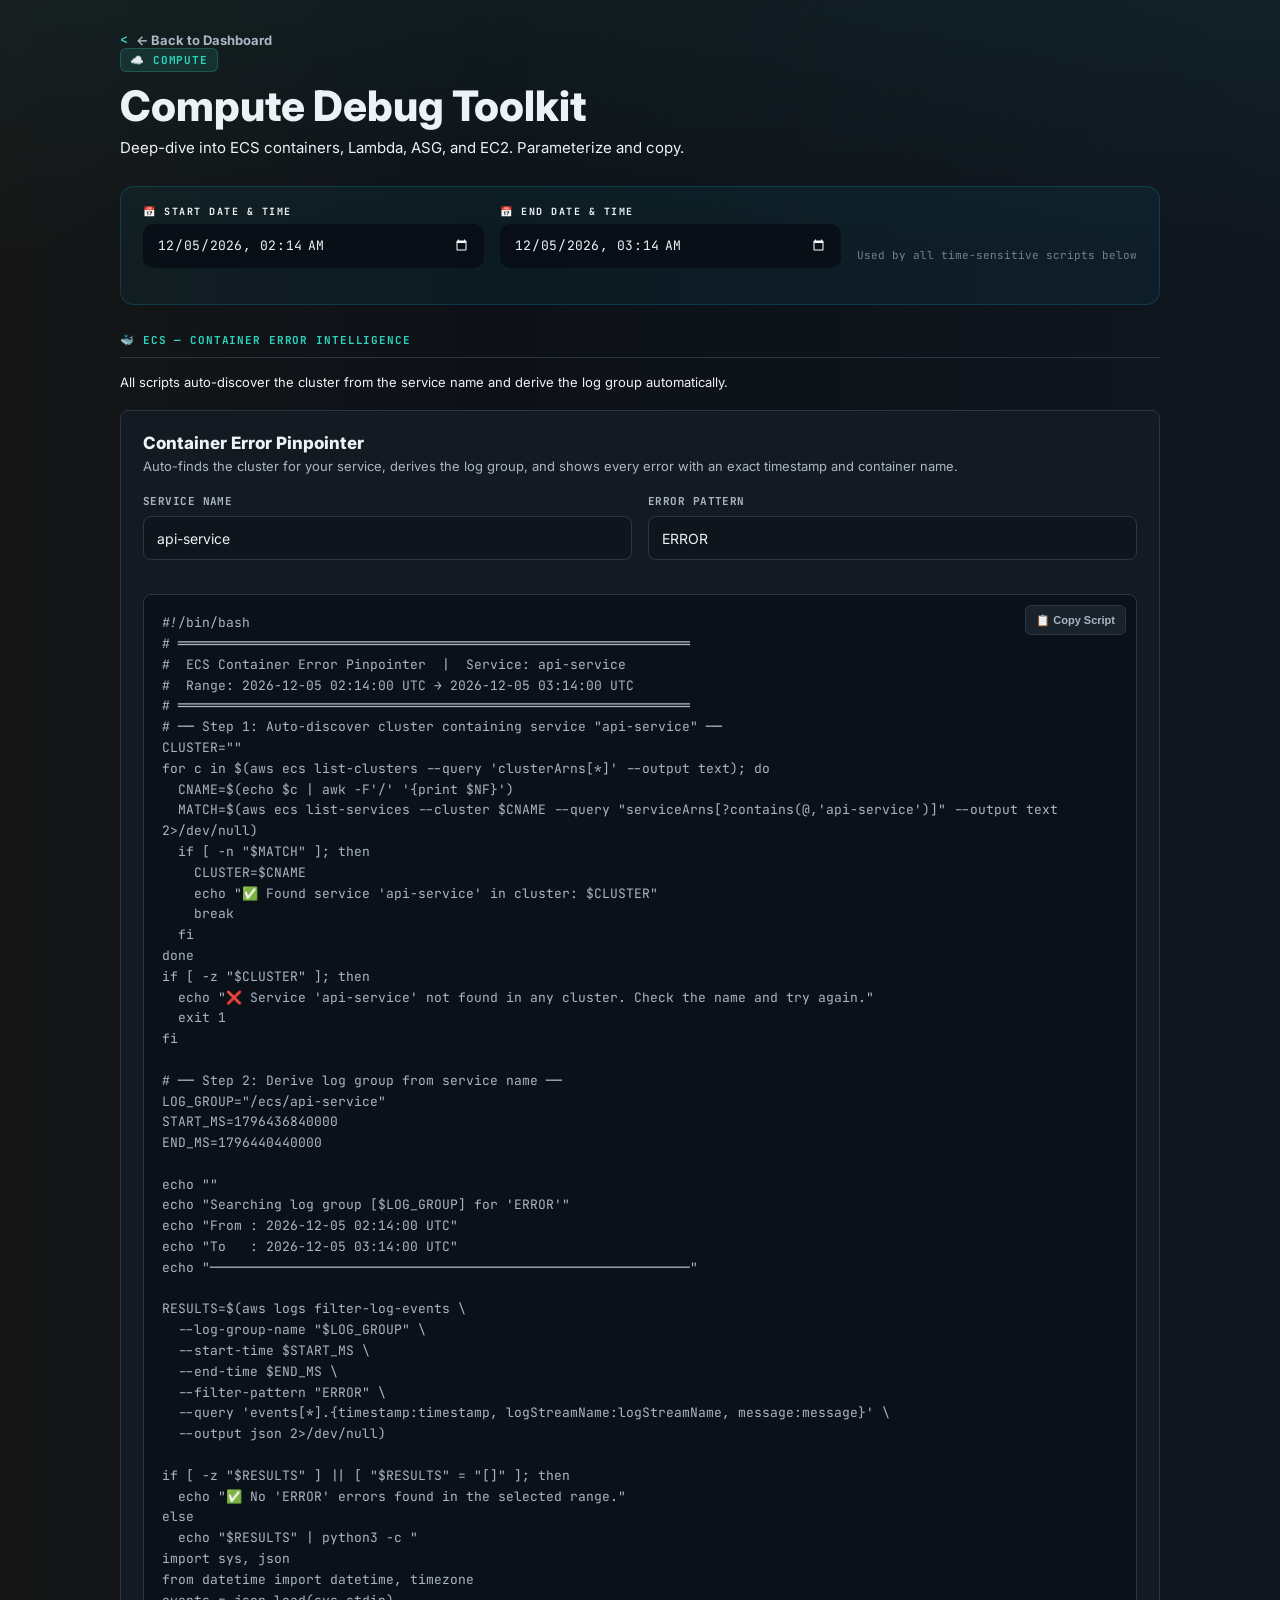
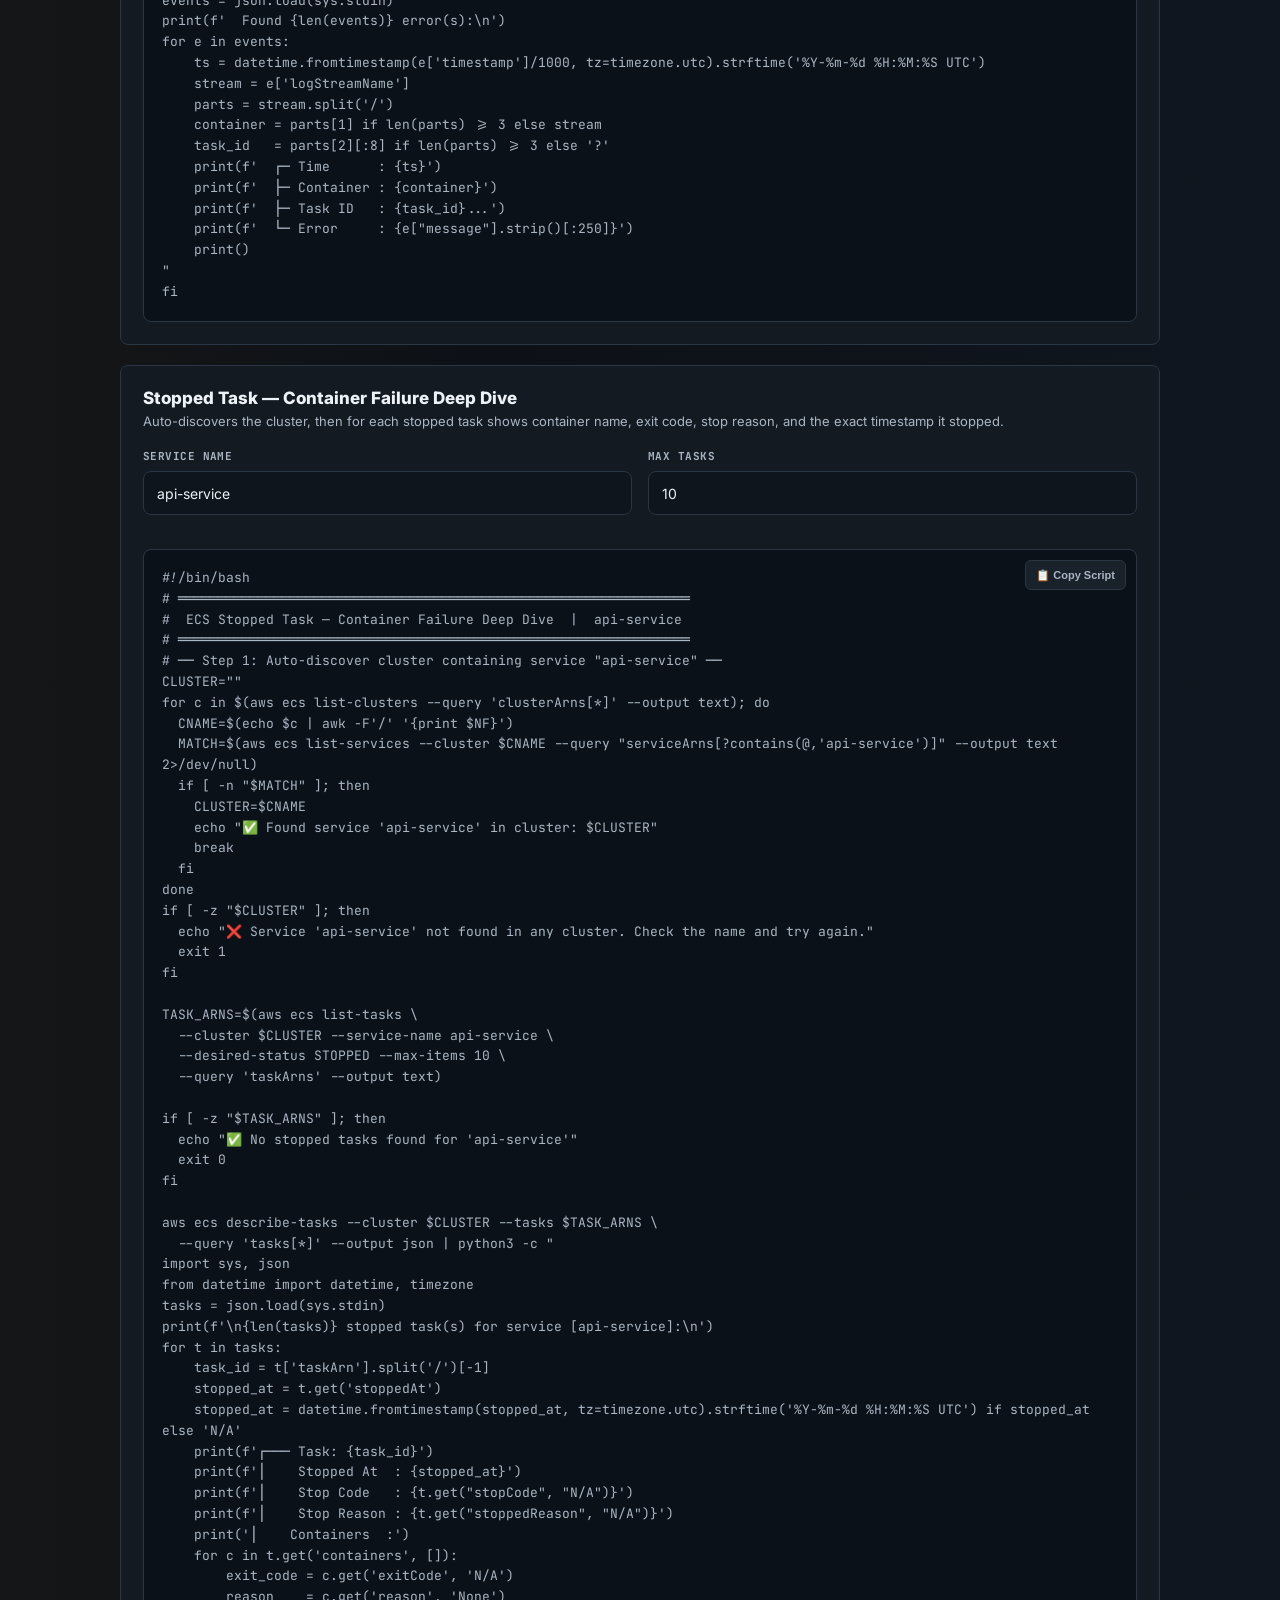
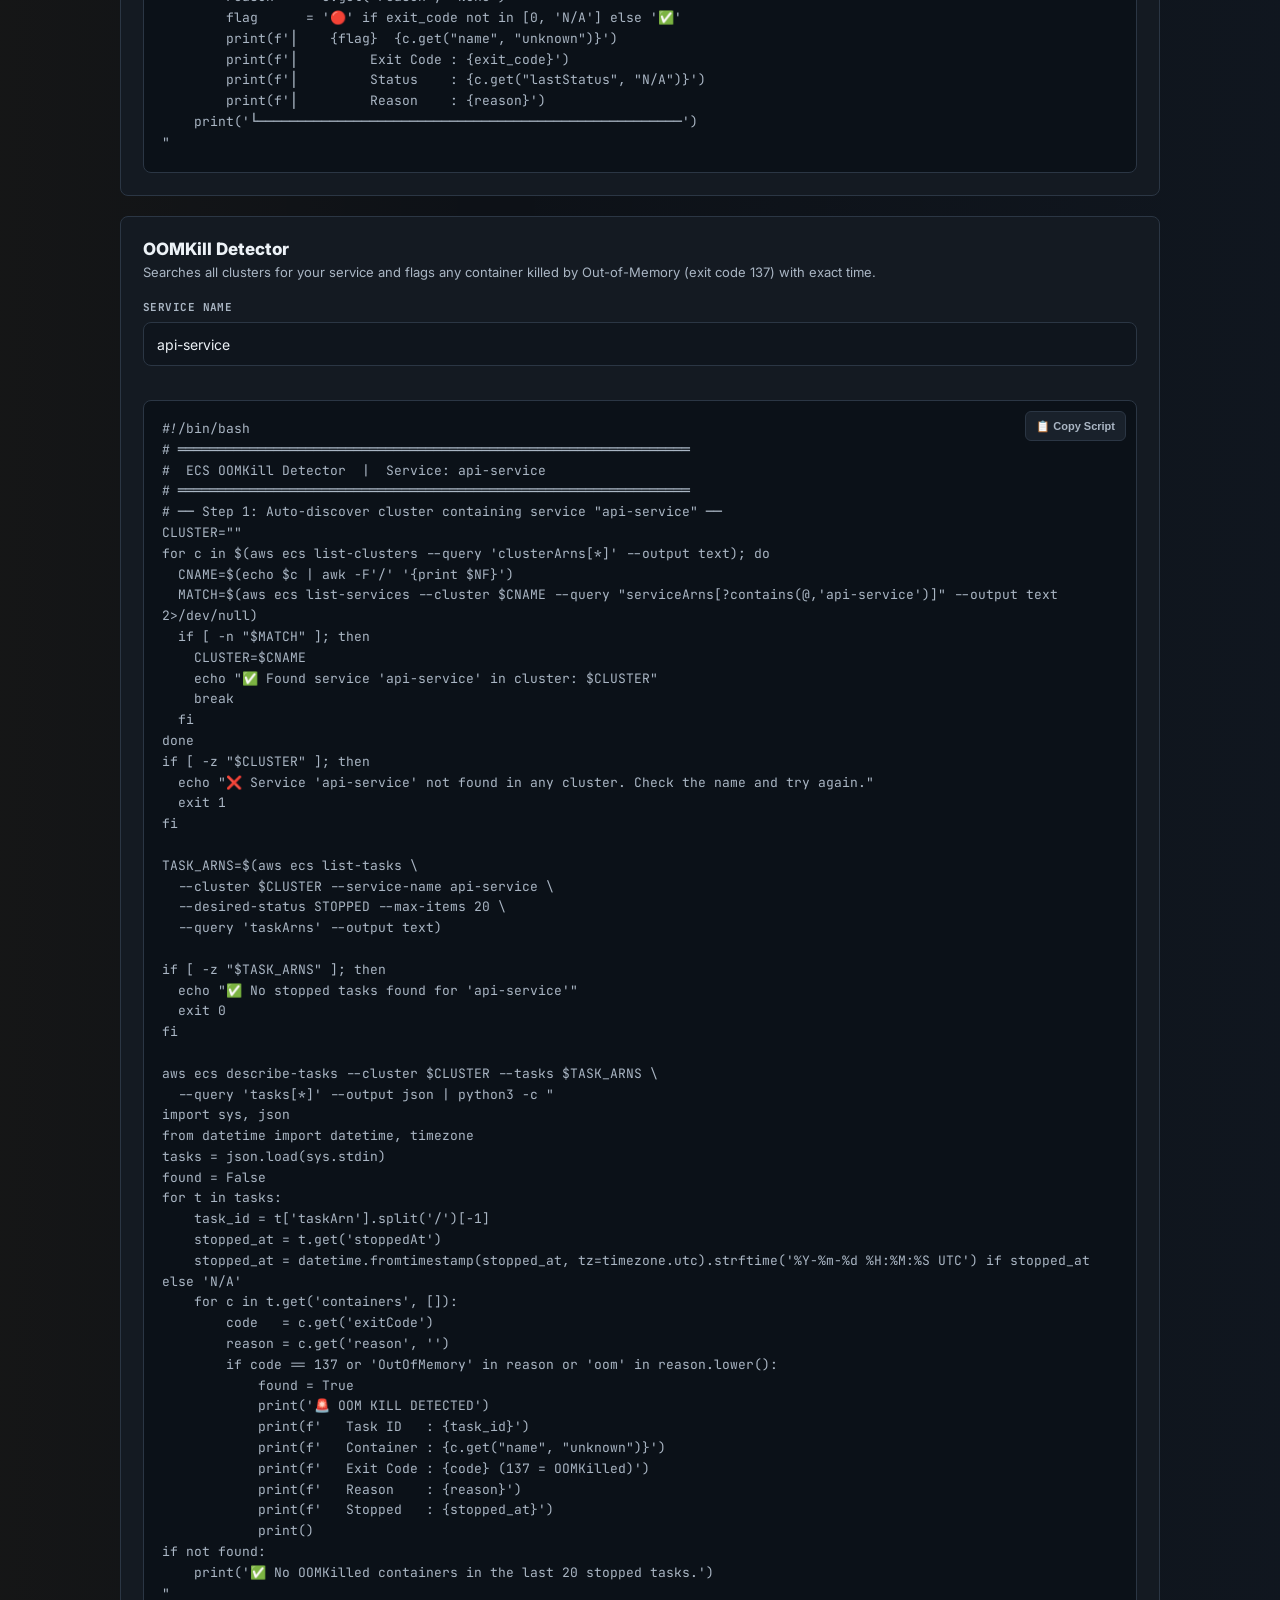
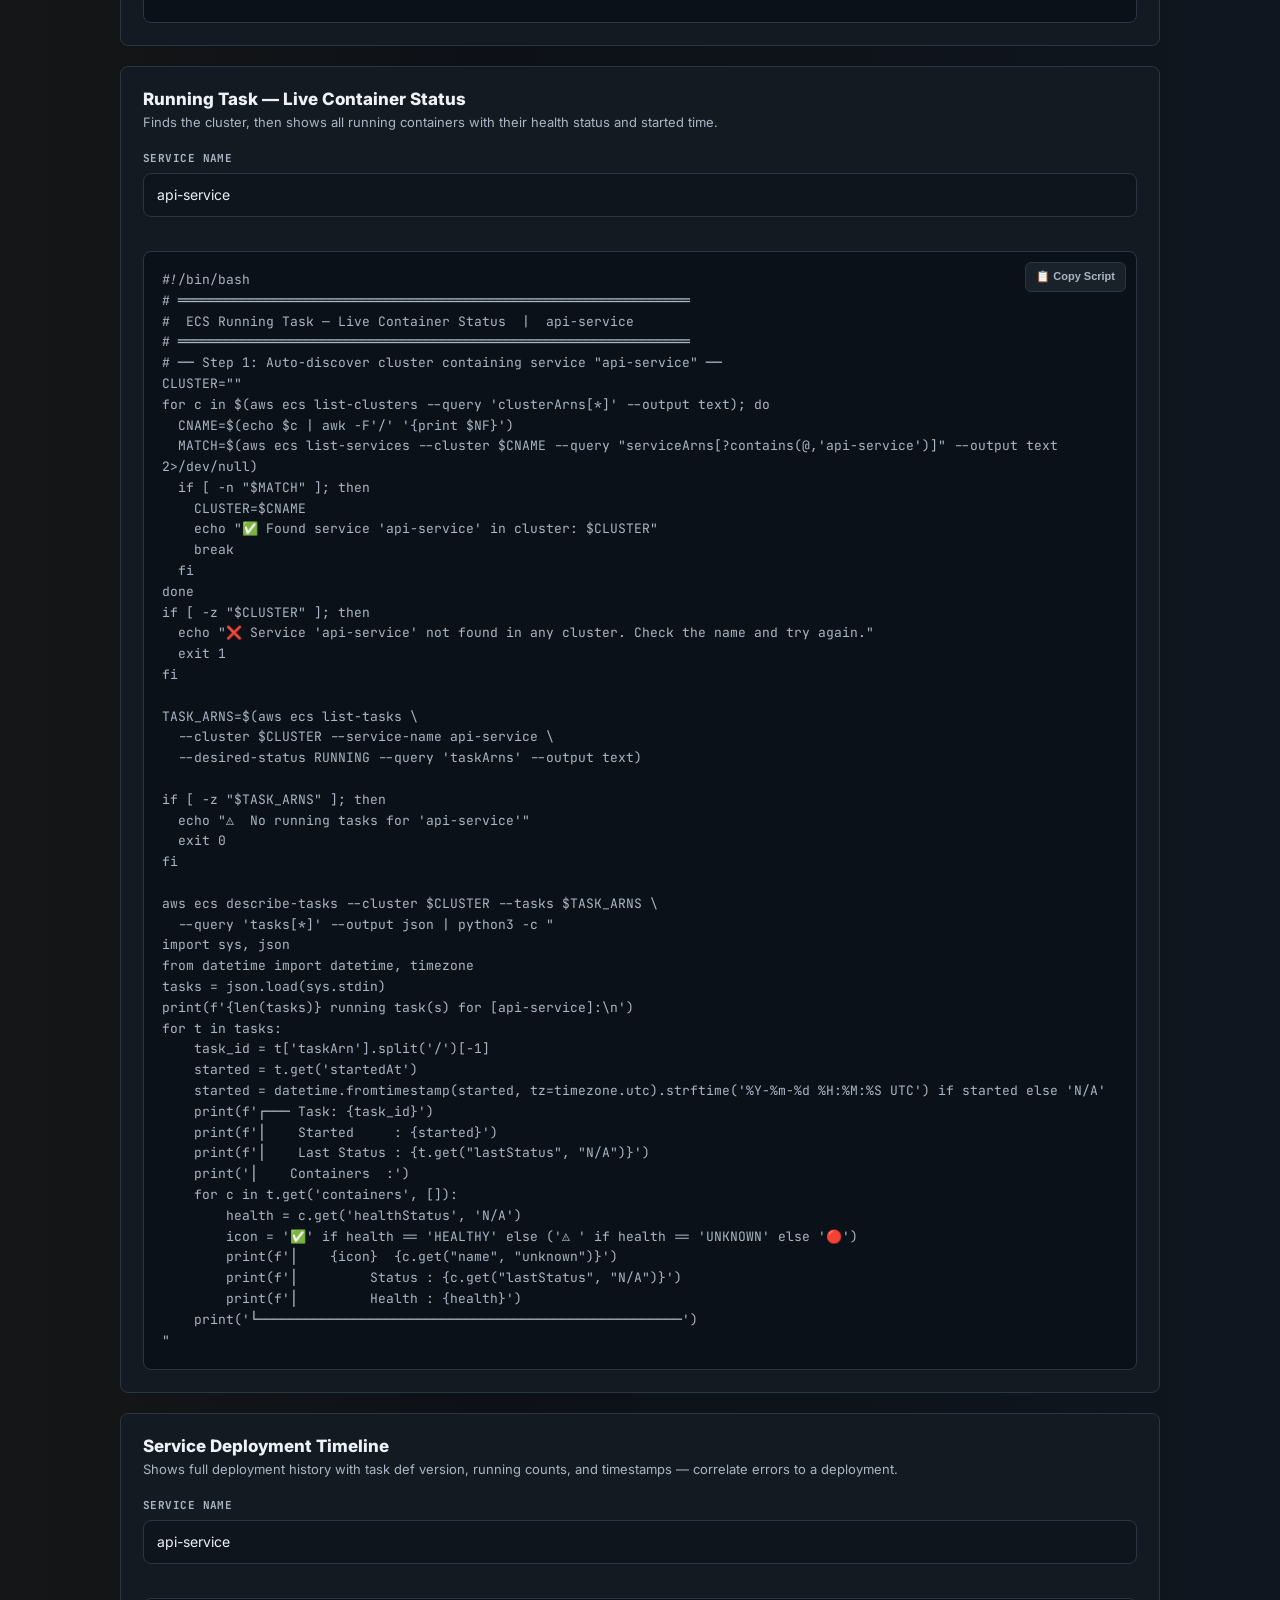
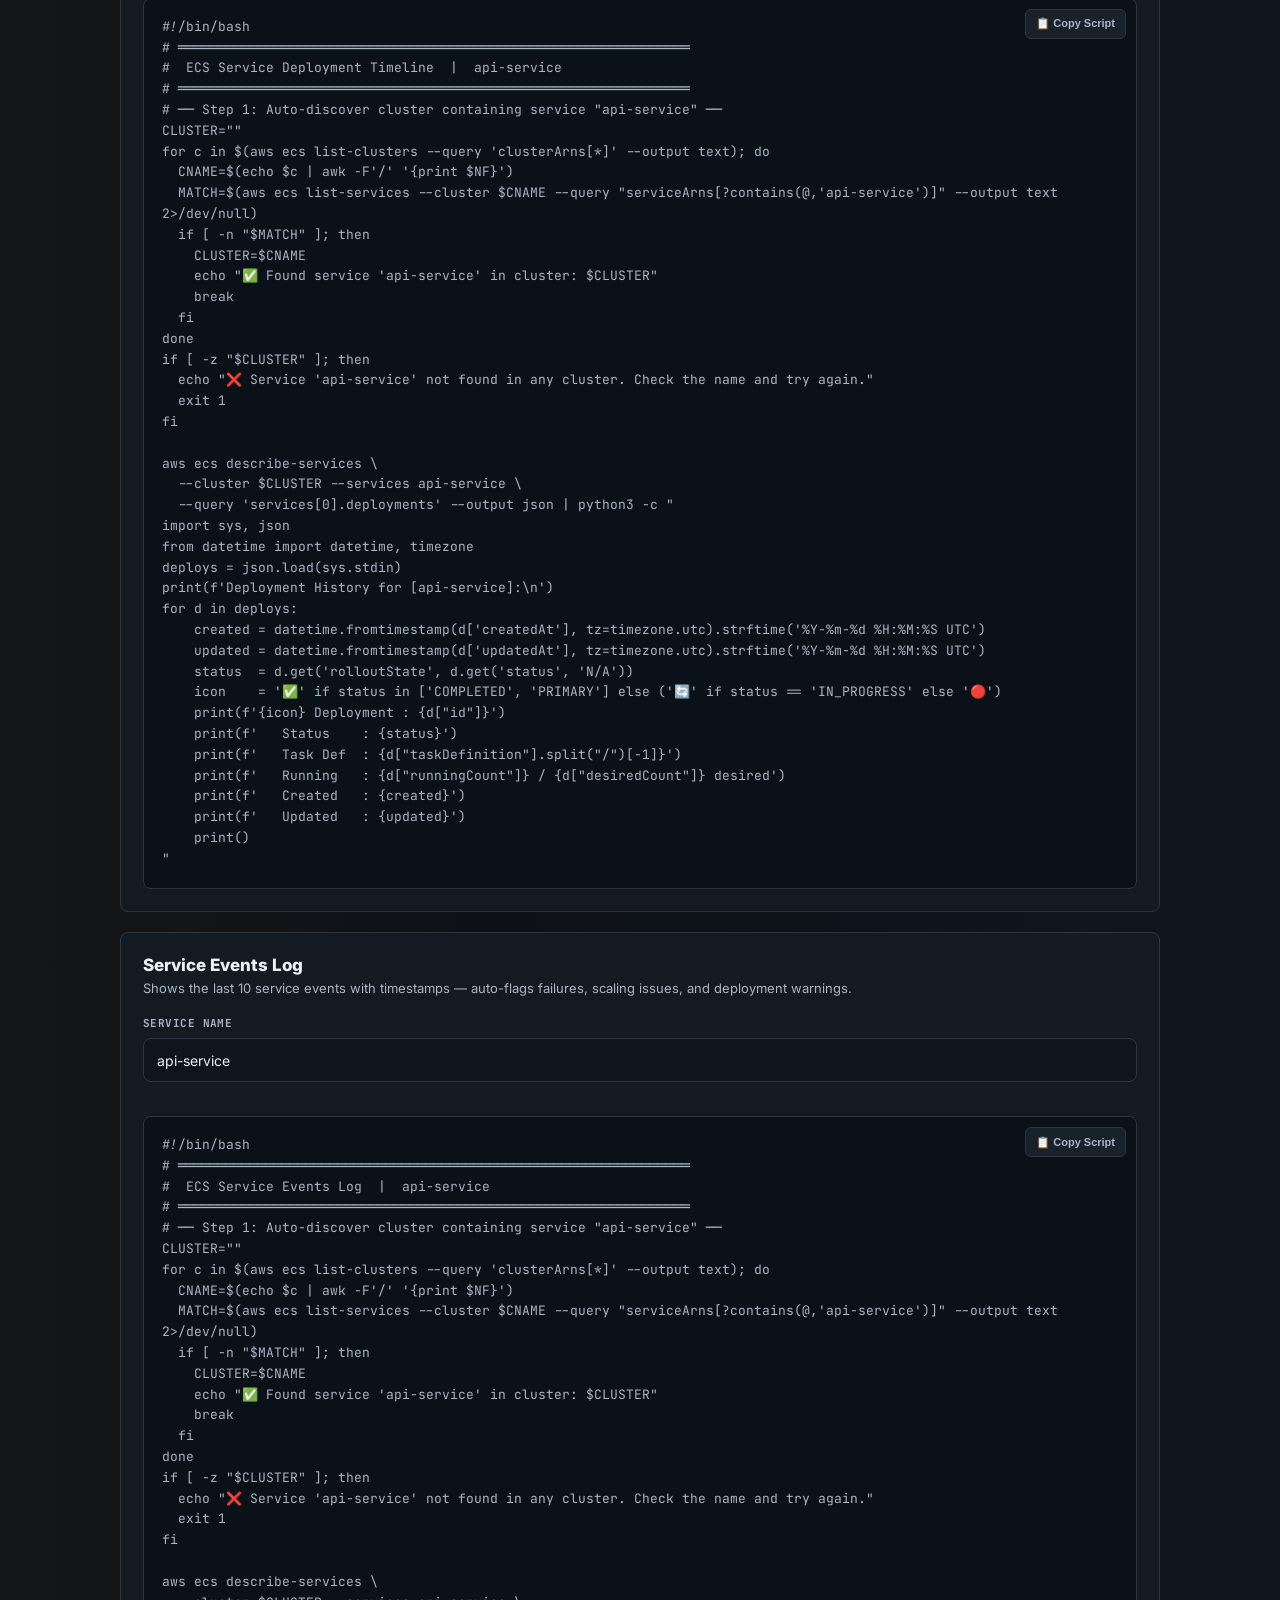
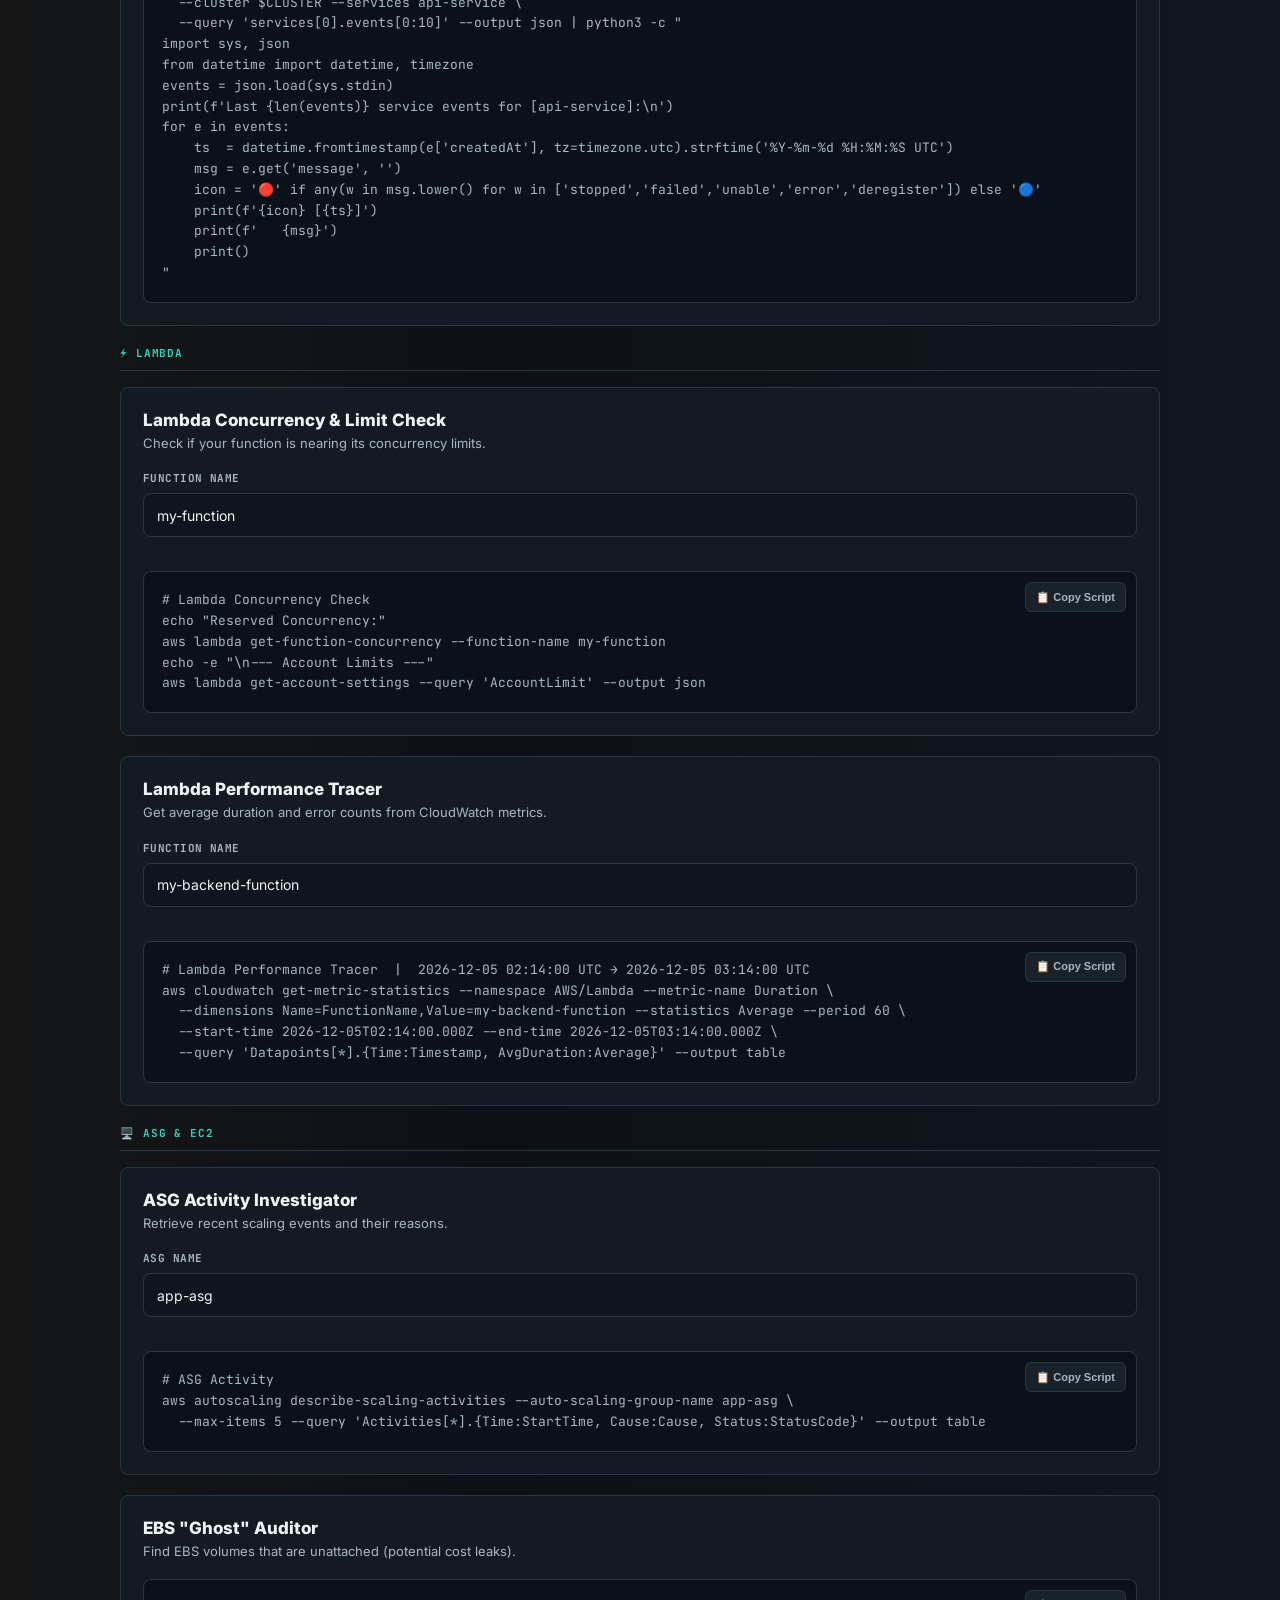
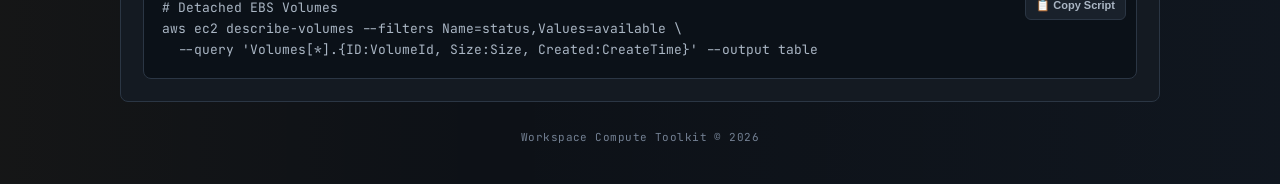
<file: compute-toolkit.html>
<!DOCTYPE html>
<html lang="en">
<head>
<meta charset="UTF-8">
<meta name="viewport" content="width=device-width, initial-scale=1.0">
<title>Compute Toolkit - CloudShell Automations</title>
<link rel="stylesheet" href="style.css">
<style>
  .dt-range-bar {
    background: rgba(6,182,212,0.06);
    border: 1px solid rgba(6,182,212,0.2);
    border-radius: 14px;
    padding: 18px 22px;
    margin-bottom: 28px;
    display: flex;
    flex-wrap: wrap;
    gap: 16px;
    align-items: flex-end;
  }
  .dt-range-bar .field { flex: 1; min-width: 180px; }
  .dt-range-bar label {
    display: block; font-size: 10px; font-weight: 700;
    color: var(--accent-2); text-transform: uppercase;
    letter-spacing: 1.5px; margin-bottom: 6px;
    font-family: 'JetBrains Mono', monospace;
  }
  .dt-range-bar input[type=datetime-local] {
    width: 100%; padding: 10px 14px; border-radius: 10px;
    border: 1px solid var(--border-subtle);
    background: rgba(8,12,20,.8); color: var(--text-primary);
    font-size: 13px; font-family: 'JetBrains Mono', monospace;
    outline: none; transition: border-color .2s;
    color-scheme: dark;
  }
  .dt-range-bar input[type=datetime-local]:focus {
    border-color: rgba(6,182,212,.5);
    box-shadow: 0 0 0 3px rgba(6,182,212,.08);
  }
  .dt-range-bar .dt-hint {
    font-size: 11px; color: var(--text-muted);
    font-family: 'JetBrains Mono', monospace;
    align-self: center; padding-top: 20px;
  }
</style>
</head>
<body>
<div class="container">
  <a href="index.html" class="nav-back">← Back to Dashboard</a>
  
  <div class="header">
    <div class="tag">☁️ Compute</div>
    <h1>Compute Debug Toolkit</h1>
    <p style="color:var(--text-secondary);margin-top:8px;">Deep-dive into ECS containers, Lambda, ASG, and EC2. Parameterize and copy.</p>
  </div>

  <!-- ===== GLOBAL DATE/TIME FILTER ===== -->
  <div class="dt-range-bar">
    <div class="field">
      <label>📅 Start Date &amp; Time</label>
      <input type="datetime-local" id="global-start" oninput="refreshAll()">
    </div>
    <div class="field">
      <label>📅 End Date &amp; Time</label>
      <input type="datetime-local" id="global-end" oninput="refreshAll()">
    </div>
    <div class="dt-hint">Used by all time-sensitive scripts below</div>
  </div>

  <!-- ===== ECS ADVANCED ===== -->
  <div class="section-label">🐳 ECS — Container Error Intelligence</div>
  <p style="color:var(--text-secondary);font-size:13px;margin-bottom:20px;">All scripts auto-discover the cluster from the service name and derive the log group automatically.</p>

  <div class="script-card">
    <div class="script-header"><div class="script-info">
      <h3>Container Error Pinpointer</h3>
      <p>Auto-finds the cluster for your service, derives the log group, and shows every error with an exact timestamp and container name.</p>
    </div></div>
    <div class="param-grid">
      <div class="field"><label>Service Name</label><input type="text" id="ecs-ep-svc" value="api-service" oninput="updateEcsErrorPin()"></div>
      <div class="field"><label>Error Pattern</label><input type="text" id="ecs-ep-pattern" value="ERROR" oninput="updateEcsErrorPin()"></div>
    </div>
    <div class="script-preview">
      <button class="copy-btn" onclick="copyCode('ecs-ep-code', this)"><span>📋</span> Copy Script</button>
      <pre id="ecs-ep-code"></pre>
    </div>
  </div>

  <div class="script-card">
    <div class="script-header"><div class="script-info">
      <h3>Stopped Task — Container Failure Deep Dive</h3>
      <p>Auto-discovers the cluster, then for each stopped task shows container name, exit code, stop reason, and the exact timestamp it stopped.</p>
    </div></div>
    <div class="param-grid">
      <div class="field"><label>Service Name</label><input type="text" id="ecs-st-svc" value="api-service" oninput="updateEcsStoppedDeep()"></div>
      <div class="field"><label>Max Tasks</label><input type="number" id="ecs-st-max" value="10" oninput="updateEcsStoppedDeep()"></div>
    </div>
    <div class="script-preview">
      <button class="copy-btn" onclick="copyCode('ecs-st-code', this)"><span>📋</span> Copy Script</button>
      <pre id="ecs-st-code"></pre>
    </div>
  </div>

  <div class="script-card">
    <div class="script-header"><div class="script-info">
      <h3>OOMKill Detector</h3>
      <p>Searches all clusters for your service and flags any container killed by Out-of-Memory (exit code 137) with exact time.</p>
    </div></div>
    <div class="param-grid">
      <div class="field"><label>Service Name</label><input type="text" id="ecs-oom-svc" value="api-service" oninput="updateEcsOom()"></div>
    </div>
    <div class="script-preview">
      <button class="copy-btn" onclick="copyCode('ecs-oom-code', this)"><span>📋</span> Copy Script</button>
      <pre id="ecs-oom-code"></pre>
    </div>
  </div>

  <div class="script-card">
    <div class="script-header"><div class="script-info">
      <h3>Running Task — Live Container Status</h3>
      <p>Finds the cluster, then shows all running containers with their health status and started time.</p>
    </div></div>
    <div class="param-grid">
      <div class="field"><label>Service Name</label><input type="text" id="ecs-run-svc" value="api-service" oninput="updateEcsRunning()"></div>
    </div>
    <div class="script-preview">
      <button class="copy-btn" onclick="copyCode('ecs-run-code', this)"><span>📋</span> Copy Script</button>
      <pre id="ecs-run-code"></pre>
    </div>
  </div>

  <div class="script-card">
    <div class="script-header"><div class="script-info">
      <h3>Service Deployment Timeline</h3>
      <p>Shows full deployment history with task def version, running counts, and timestamps — correlate errors to a deployment.</p>
    </div></div>
    <div class="param-grid">
      <div class="field"><label>Service Name</label><input type="text" id="ecs-dep-svc" value="api-service" oninput="updateEcsDeployments()"></div>
    </div>
    <div class="script-preview">
      <button class="copy-btn" onclick="copyCode('ecs-dep-code', this)"><span>📋</span> Copy Script</button>
      <pre id="ecs-dep-code"></pre>
    </div>
  </div>

  <div class="script-card">
    <div class="script-header"><div class="script-info">
      <h3>Service Events Log</h3>
      <p>Shows the last 10 service events with timestamps — auto-flags failures, scaling issues, and deployment warnings.</p>
    </div></div>
    <div class="param-grid">
      <div class="field"><label>Service Name</label><input type="text" id="ecs-ev-svc" value="api-service" oninput="updateEcsEvents()"></div>
    </div>
    <div class="script-preview">
      <button class="copy-btn" onclick="copyCode('ecs-ev-code', this)"><span>📋</span> Copy Script</button>
      <pre id="ecs-ev-code"></pre>
    </div>
  </div>

  <!-- ===== LAMBDA ===== -->
  <div class="section-label">⚡ Lambda</div>

  <div class="script-card">
    <div class="script-header"><div class="script-info">
      <h3>Lambda Concurrency & Limit Check</h3>
      <p>Check if your function is nearing its concurrency limits.</p>
    </div></div>
    <div class="param-grid">
      <div class="field"><label>Function Name</label><input type="text" id="lam-limit-name" value="my-function" oninput="updateLambdaLimit()"></div>
    </div>
    <div class="script-preview">
      <button class="copy-btn" onclick="copyCode('lam-limit-code', this)"><span>📋</span> Copy Script</button>
      <pre id="lam-limit-code"></pre>
    </div>
  </div>

  <div class="script-card">
    <div class="script-header"><div class="script-info">
      <h3>Lambda Performance Tracer</h3>
      <p>Get average duration and error counts from CloudWatch metrics.</p>
    </div></div>
    <div class="param-grid">
      <div class="field"><label>Function Name</label><input type="text" id="lam-name" value="my-backend-function" oninput="updateLambda()"></div>
    </div>
    <div class="script-preview">
      <button class="copy-btn" onclick="copyCode('lam-code', this)"><span>📋</span> Copy Script</button>
      <pre id="lam-code"></pre>
    </div>
  </div>

  <!-- ===== ASG & EC2 ===== -->
  <div class="section-label">🖥️ ASG & EC2</div>

  <div class="script-card">
    <div class="script-header"><div class="script-info">
      <h3>ASG Activity Investigator</h3>
      <p>Retrieve recent scaling events and their reasons.</p>
    </div></div>
    <div class="param-grid">
      <div class="field"><label>ASG Name</label><input type="text" id="asg-name" value="app-asg" oninput="updateAsg()"></div>
    </div>
    <div class="script-preview">
      <button class="copy-btn" onclick="copyCode('asg-code', this)"><span>📋</span> Copy Script</button>
      <pre id="asg-code"></pre>
    </div>
  </div>

  <div class="script-card">
    <div class="script-header"><div class="script-info">
      <h3>EBS "Ghost" Auditor</h3>
      <p>Find EBS volumes that are unattached (potential cost leaks).</p>
    </div></div>
    <div class="script-preview">
      <button class="copy-btn" onclick="copyCode('ebs-code', this)"><span>📋</span> Copy Script</button>
      <pre id="ebs-code"></pre>
    </div>
  </div>

  <div class="footer">Workspace Compute Toolkit &copy; 2026</div>
</div>

<script>
function copyCode(id, btn) {
  navigator.clipboard.writeText(document.getElementById(id).innerText);
  const o = btn.innerHTML; btn.innerHTML = '<span>✅</span> Copied!';
  setTimeout(() => { btn.innerHTML = o; }, 2000);
}

// Shared cluster-discovery snippet injected into every ECS script
function clusterFinder(svc) {
  return `# ── Step 1: Auto-discover cluster containing service "${svc}" ──
CLUSTER=""
for c in $(aws ecs list-clusters --query 'clusterArns[*]' --output text); do
  CNAME=$(echo $c | awk -F'/' '{print $NF}')
  MATCH=$(aws ecs list-services --cluster $CNAME --query "serviceArns[?contains(@,'${svc}')]" --output text 2>/dev/null)
  if [ -n "$MATCH" ]; then
    CLUSTER=$CNAME
    echo "✅ Found service '${svc}' in cluster: $CLUSTER"
    break
  fi
done
if [ -z "$CLUSTER" ]; then
  echo "❌ Service '${svc}' not found in any cluster. Check the name and try again."
  exit 1
fi`;
}

// ─── Helper: read global datetime pickers → epoch ms strings for bash ────
function getDateRange() {
  const startEl = document.getElementById('global-start');
  const endEl   = document.getElementById('global-end');
  const startMs = startEl.value ? new Date(startEl.value).getTime() : null;
  const endMs   = endEl.value   ? new Date(endEl.value).getTime()   : null;
  const startStr = startEl.value
    ? new Date(startEl.value).toISOString().replace('T',' ').slice(0,19) + ' UTC'
    : '(30 minutes ago)';
  const endStr   = endEl.value
    ? new Date(endEl.value).toISOString().replace('T',' ').slice(0,19) + ' UTC'
    : '(now)';
  return { startMs, endMs, startStr, endStr };
}

function dateRangeBash() {
  const { startMs, endMs } = getDateRange();
  const startLine = startMs
    ? `START_MS=${startMs}`
    : `START_MS=$(date -d "30 minutes ago" +%s)000`;
  const endLine = endMs
    ? `END_MS=${endMs}`
    : `END_MS=$(date +%s)000`;
  return `${startLine}\n${endLine}`;
}

function cwDateRange() {
  const { startMs, endMs } = getDateRange();
  const st = startMs
    ? new Date(startMs).toISOString()
    : `$(date -u -d '1 hour ago' +%Y-%m-%dT%H:%M:%SZ)`;
  const et = endMs
    ? new Date(endMs).toISOString()
    : `$(date -u +%Y-%m-%dT%H:%M:%SZ)`;
  return { st, et };
}

// ─── ECS: Container Error Pinpointer ──────────────────────────────────────
function updateEcsErrorPin() {
  const svc     = document.getElementById('ecs-ep-svc').value;
  const pattern = document.getElementById('ecs-ep-pattern').value;
  const { startStr, endStr } = getDateRange();

  const script = `#!/bin/bash
# ════════════════════════════════════════════════════════════════
#  ECS Container Error Pinpointer  |  Service: ${svc}
#  Range: ${startStr} → ${endStr}
# ════════════════════════════════════════════════════════════════
${clusterFinder(svc)}

# ── Step 2: Derive log group from service name ──
LOG_GROUP="/ecs/${svc}"
${dateRangeBash()}

echo ""
echo "Searching log group [$LOG_GROUP] for '${pattern}'"
echo "From : ${startStr}"
echo "To   : ${endStr}"
echo "────────────────────────────────────────────────────────────"

RESULTS=$(aws logs filter-log-events \\
  --log-group-name "$LOG_GROUP" \\
  --start-time $START_MS \\
  --end-time $END_MS \\
  --filter-pattern "${pattern}" \\
  --query 'events[*].{timestamp:timestamp, logStreamName:logStreamName, message:message}' \\
  --output json 2>/dev/null)

if [ -z "$RESULTS" ] || [ "$RESULTS" = "[]" ]; then
  echo "✅ No '${pattern}' errors found in the selected range."
else
  echo "$RESULTS" | python3 -c "
import sys, json
from datetime import datetime, timezone
events = json.load(sys.stdin)
print(f'  Found {len(events)} error(s):\\n')
for e in events:
    ts = datetime.fromtimestamp(e['timestamp']/1000, tz=timezone.utc).strftime('%Y-%m-%d %H:%M:%S UTC')
    stream = e['logStreamName']
    parts = stream.split('/')
    container = parts[1] if len(parts) >= 3 else stream
    task_id   = parts[2][:8] if len(parts) >= 3 else '?'
    print(f'  ┌─ Time      : {ts}')
    print(f'  ├─ Container : {container}')
    print(f'  ├─ Task ID   : {task_id}...')
    print(f'  └─ Error     : {e[\"message\"].strip()[:250]}')
    print()
"
fi`;
  document.getElementById('ecs-ep-code').innerText = script;
}

// ─── ECS: Stopped Task Deep Dive ──────────────────────────────────────────
function updateEcsStoppedDeep() {
  const svc = document.getElementById('ecs-st-svc').value;
  const max = document.getElementById('ecs-st-max').value;

  const script = `#!/bin/bash
# ════════════════════════════════════════════════════════════════
#  ECS Stopped Task — Container Failure Deep Dive  |  ${svc}
# ════════════════════════════════════════════════════════════════
${clusterFinder(svc)}

TASK_ARNS=$(aws ecs list-tasks \\
  --cluster $CLUSTER --service-name ${svc} \\
  --desired-status STOPPED --max-items ${max} \\
  --query 'taskArns' --output text)

if [ -z "$TASK_ARNS" ]; then
  echo "✅ No stopped tasks found for '${svc}'"
  exit 0
fi

aws ecs describe-tasks --cluster $CLUSTER --tasks $TASK_ARNS \\
  --query 'tasks[*]' --output json | python3 -c "
import sys, json
from datetime import datetime, timezone
tasks = json.load(sys.stdin)
print(f'\\n{len(tasks)} stopped task(s) for service [${svc}]:\\n')
for t in tasks:
    task_id = t['taskArn'].split('/')[-1]
    stopped_at = t.get('stoppedAt')
    stopped_at = datetime.fromtimestamp(stopped_at, tz=timezone.utc).strftime('%Y-%m-%d %H:%M:%S UTC') if stopped_at else 'N/A'
    print(f'┌─── Task: {task_id}')
    print(f'│    Stopped At  : {stopped_at}')
    print(f'│    Stop Code   : {t.get(\"stopCode\", \"N/A\")}')
    print(f'│    Stop Reason : {t.get(\"stoppedReason\", \"N/A\")}')
    print('│    Containers  :')
    for c in t.get('containers', []):
        exit_code = c.get('exitCode', 'N/A')
        reason    = c.get('reason', 'None')
        flag      = '🔴' if exit_code not in [0, 'N/A'] else '✅'
        print(f'│    {flag}  {c.get(\"name\", \"unknown\")}')
        print(f'│         Exit Code : {exit_code}')
        print(f'│         Status    : {c.get(\"lastStatus\", \"N/A\")}')
        print(f'│         Reason    : {reason}')
    print('└─────────────────────────────────────────────────────')
"`;
  document.getElementById('ecs-st-code').innerText = script;
}

// ─── ECS: OOMKill Detector ────────────────────────────────────────────────
function updateEcsOom() {
  const svc = document.getElementById('ecs-oom-svc').value;

  const script = `#!/bin/bash
# ════════════════════════════════════════════════════════════════
#  ECS OOMKill Detector  |  Service: ${svc}
# ════════════════════════════════════════════════════════════════
${clusterFinder(svc)}

TASK_ARNS=$(aws ecs list-tasks \\
  --cluster $CLUSTER --service-name ${svc} \\
  --desired-status STOPPED --max-items 20 \\
  --query 'taskArns' --output text)

if [ -z "$TASK_ARNS" ]; then
  echo "✅ No stopped tasks found for '${svc}'"
  exit 0
fi

aws ecs describe-tasks --cluster $CLUSTER --tasks $TASK_ARNS \\
  --query 'tasks[*]' --output json | python3 -c "
import sys, json
from datetime import datetime, timezone
tasks = json.load(sys.stdin)
found = False
for t in tasks:
    task_id = t['taskArn'].split('/')[-1]
    stopped_at = t.get('stoppedAt')
    stopped_at = datetime.fromtimestamp(stopped_at, tz=timezone.utc).strftime('%Y-%m-%d %H:%M:%S UTC') if stopped_at else 'N/A'
    for c in t.get('containers', []):
        code   = c.get('exitCode')
        reason = c.get('reason', '')
        if code == 137 or 'OutOfMemory' in reason or 'oom' in reason.lower():
            found = True
            print('🚨 OOM KILL DETECTED')
            print(f'   Task ID   : {task_id}')
            print(f'   Container : {c.get(\"name\", \"unknown\")}')
            print(f'   Exit Code : {code} (137 = OOMKilled)')
            print(f'   Reason    : {reason}')
            print(f'   Stopped   : {stopped_at}')
            print()
if not found:
    print('✅ No OOMKilled containers in the last 20 stopped tasks.')
"`;
  document.getElementById('ecs-oom-code').innerText = script;
}

// ─── ECS: Running Task Status ─────────────────────────────────────────────
function updateEcsRunning() {
  const svc = document.getElementById('ecs-run-svc').value;

  const script = `#!/bin/bash
# ════════════════════════════════════════════════════════════════
#  ECS Running Task — Live Container Status  |  ${svc}
# ════════════════════════════════════════════════════════════════
${clusterFinder(svc)}

TASK_ARNS=$(aws ecs list-tasks \\
  --cluster $CLUSTER --service-name ${svc} \\
  --desired-status RUNNING --query 'taskArns' --output text)

if [ -z "$TASK_ARNS" ]; then
  echo "⚠️  No running tasks for '${svc}'"
  exit 0
fi

aws ecs describe-tasks --cluster $CLUSTER --tasks $TASK_ARNS \\
  --query 'tasks[*]' --output json | python3 -c "
import sys, json
from datetime import datetime, timezone
tasks = json.load(sys.stdin)
print(f'{len(tasks)} running task(s) for [${svc}]:\\n')
for t in tasks:
    task_id = t['taskArn'].split('/')[-1]
    started = t.get('startedAt')
    started = datetime.fromtimestamp(started, tz=timezone.utc).strftime('%Y-%m-%d %H:%M:%S UTC') if started else 'N/A'
    print(f'┌─── Task: {task_id}')
    print(f'│    Started     : {started}')
    print(f'│    Last Status : {t.get(\"lastStatus\", \"N/A\")}')
    print('│    Containers  :')
    for c in t.get('containers', []):
        health = c.get('healthStatus', 'N/A')
        icon = '✅' if health == 'HEALTHY' else ('⚠️ ' if health == 'UNKNOWN' else '🔴')
        print(f'│    {icon}  {c.get(\"name\", \"unknown\")}')
        print(f'│         Status : {c.get(\"lastStatus\", \"N/A\")}')
        print(f'│         Health : {health}')
    print('└─────────────────────────────────────────────────────')
"`;
  document.getElementById('ecs-run-code').innerText = script;
}

// ─── ECS: Deployment Timeline ─────────────────────────────────────────────
function updateEcsDeployments() {
  const svc = document.getElementById('ecs-dep-svc').value;

  const script = `#!/bin/bash
# ════════════════════════════════════════════════════════════════
#  ECS Service Deployment Timeline  |  ${svc}
# ════════════════════════════════════════════════════════════════
${clusterFinder(svc)}

aws ecs describe-services \\
  --cluster $CLUSTER --services ${svc} \\
  --query 'services[0].deployments' --output json | python3 -c "
import sys, json
from datetime import datetime, timezone
deploys = json.load(sys.stdin)
print(f'Deployment History for [${svc}]:\\n')
for d in deploys:
    created = datetime.fromtimestamp(d['createdAt'], tz=timezone.utc).strftime('%Y-%m-%d %H:%M:%S UTC')
    updated = datetime.fromtimestamp(d['updatedAt'], tz=timezone.utc).strftime('%Y-%m-%d %H:%M:%S UTC')
    status  = d.get('rolloutState', d.get('status', 'N/A'))
    icon    = '✅' if status in ['COMPLETED', 'PRIMARY'] else ('🔄' if status == 'IN_PROGRESS' else '🔴')
    print(f'{icon} Deployment : {d[\"id\"]}')
    print(f'   Status    : {status}')
    print(f'   Task Def  : {d[\"taskDefinition\"].split(\"/\")[-1]}')
    print(f'   Running   : {d[\"runningCount\"]} / {d[\"desiredCount\"]} desired')
    print(f'   Created   : {created}')
    print(f'   Updated   : {updated}')
    print()
"`;
  document.getElementById('ecs-dep-code').innerText = script;
}

// ─── ECS: Service Events ──────────────────────────────────────────────────
function updateEcsEvents() {
  const svc = document.getElementById('ecs-ev-svc').value;

  const script = `#!/bin/bash
# ════════════════════════════════════════════════════════════════
#  ECS Service Events Log  |  ${svc}
# ════════════════════════════════════════════════════════════════
${clusterFinder(svc)}

aws ecs describe-services \\
  --cluster $CLUSTER --services ${svc} \\
  --query 'services[0].events[0:10]' --output json | python3 -c "
import sys, json
from datetime import datetime, timezone
events = json.load(sys.stdin)
print(f'Last {len(events)} service events for [${svc}]:\\n')
for e in events:
    ts  = datetime.fromtimestamp(e['createdAt'], tz=timezone.utc).strftime('%Y-%m-%d %H:%M:%S UTC')
    msg = e.get('message', '')
    icon = '🔴' if any(w in msg.lower() for w in ['stopped','failed','unable','error','deregister']) else '🔵'
    print(f'{icon} [{ts}]')
    print(f'   {msg}')
    print()
"`;
  document.getElementById('ecs-ev-code').innerText = script;
}

// ─── Lambda ────────────────────────────────────────────────────────────────
function updateLambdaLimit() {
  const name = document.getElementById('lam-limit-name').value;
  const script = `# Lambda Concurrency Check
echo "Reserved Concurrency:"
aws lambda get-function-concurrency --function-name ${name}
echo -e "\\n--- Account Limits ---"
aws lambda get-account-settings --query 'AccountLimit' --output json`;
  document.getElementById('lam-limit-code').innerText = script;
}
function updateLambda() {
  const name = document.getElementById('lam-name').value;
  const { st, et } = cwDateRange();
  const { startStr, endStr } = getDateRange();
  const script = `# Lambda Performance Tracer  |  ${startStr} → ${endStr}
aws cloudwatch get-metric-statistics --namespace AWS/Lambda --metric-name Duration \\
  --dimensions Name=FunctionName,Value=${name} --statistics Average --period 60 \\
  --start-time ${st} --end-time ${et} \\
  --query 'Datapoints[*].{Time:Timestamp, AvgDuration:Average}' --output table`;
  document.getElementById('lam-code').innerText = script;
}

// ─── ASG & EC2 ─────────────────────────────────────────────────────────────
function updateAsg() {
  const name = document.getElementById('asg-name').value;
  const script = `# ASG Activity
aws autoscaling describe-scaling-activities --auto-scaling-group-name ${name} \\
  --max-items 5 --query 'Activities[*].{Time:StartTime, Cause:Cause, Status:StatusCode}' --output table`;
  document.getElementById('asg-code').innerText = script;
}
function updateEbs() {
  const script = `# Detached EBS Volumes
aws ec2 describe-volumes --filters Name=status,Values=available \\
  --query 'Volumes[*].{ID:VolumeId, Size:Size, Created:CreateTime}' --output table`;
  document.getElementById('ebs-code').innerText = script;
}

// ─── Refresh all scripts when datetime changes ────────────────────────────
function refreshAll() {
  updateEcsErrorPin();
  updateEcsStoppedDeep();
  updateEcsOom();
  updateEcsRunning();
  updateEcsDeployments();
  updateEcsEvents();
  updateLambdaLimit();
  updateLambda();
  updateAsg();
  updateEbs();
}

// ─── Init ──────────────────────────────────────────────────────────────────
window.onload = () => {
  // Default: last 1 hour
  const now  = new Date();
  const ago1h = new Date(now.getTime() - 60*60*1000);
  const fmt  = d => d.toISOString().slice(0, 16);
  document.getElementById('global-start').value = fmt(ago1h);
  document.getElementById('global-end').value   = fmt(now);
  refreshAll();
};
</script>
</body>
</html>
</file>
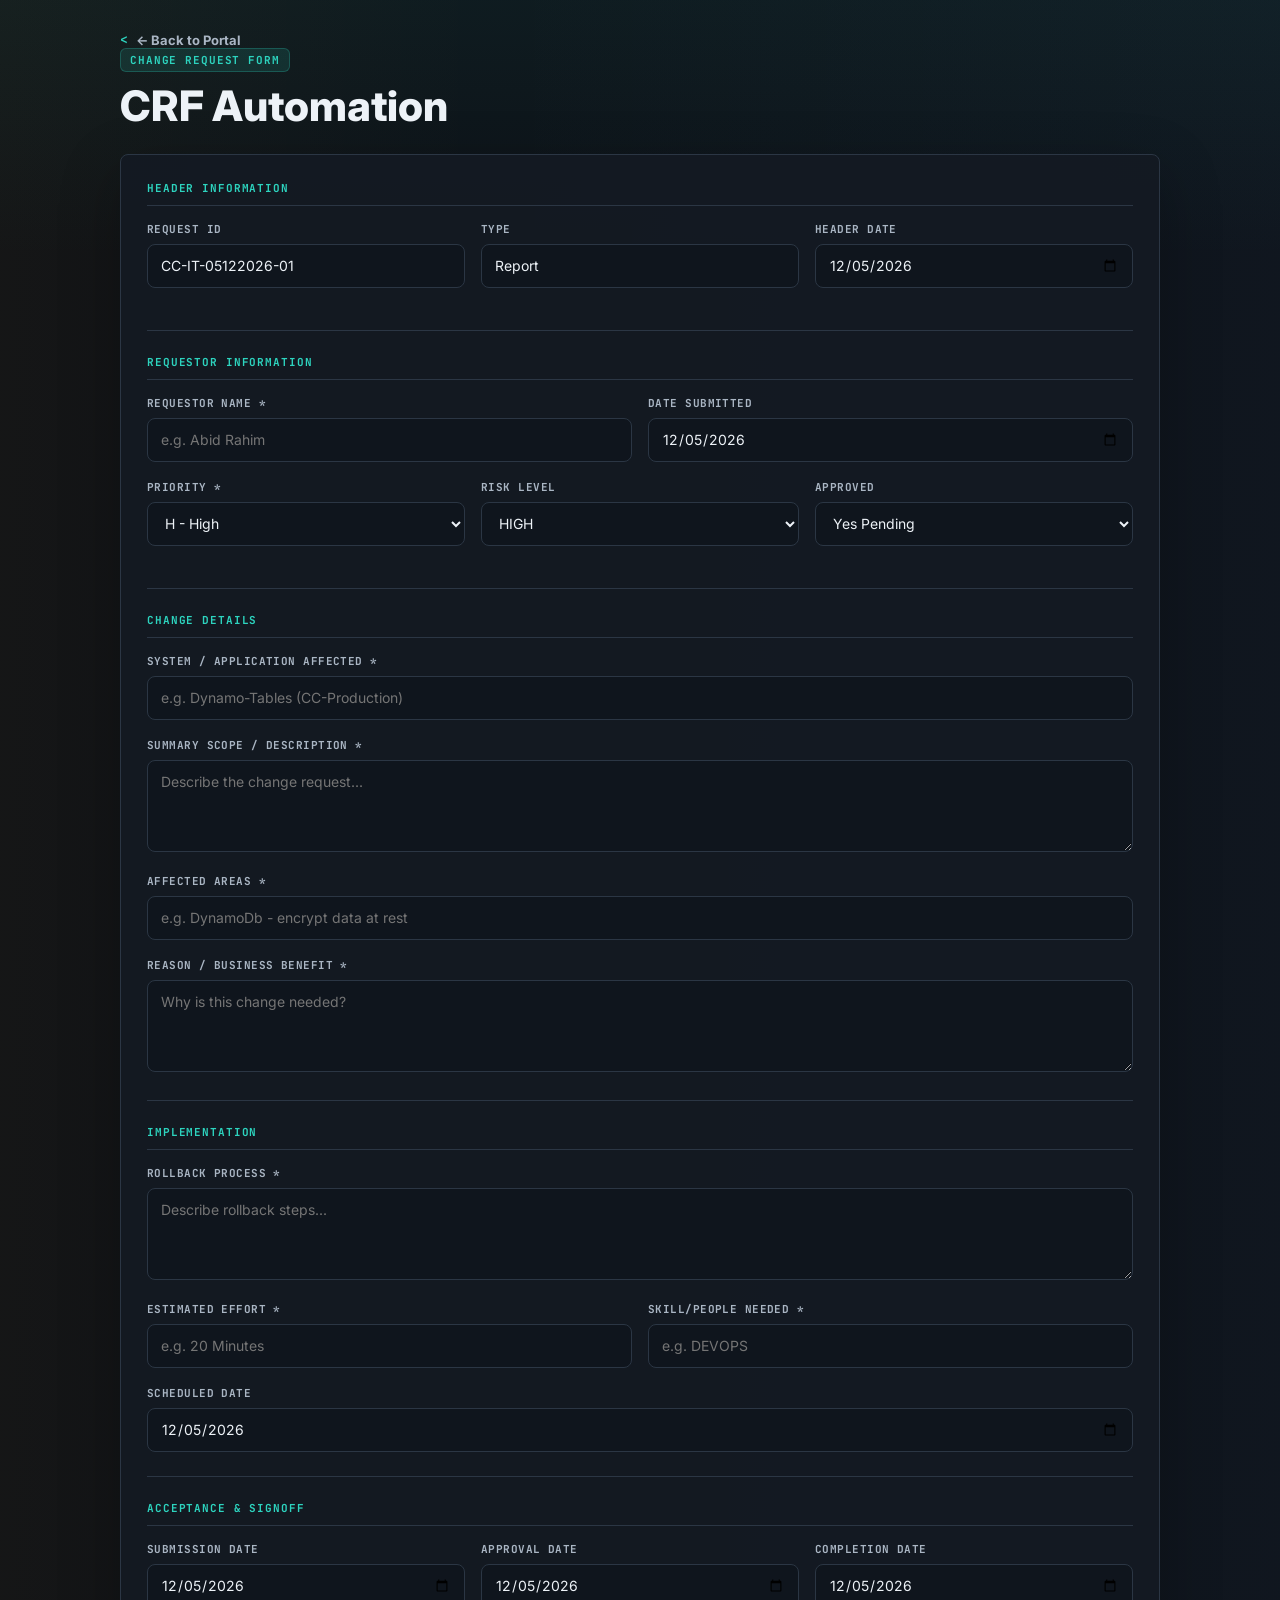
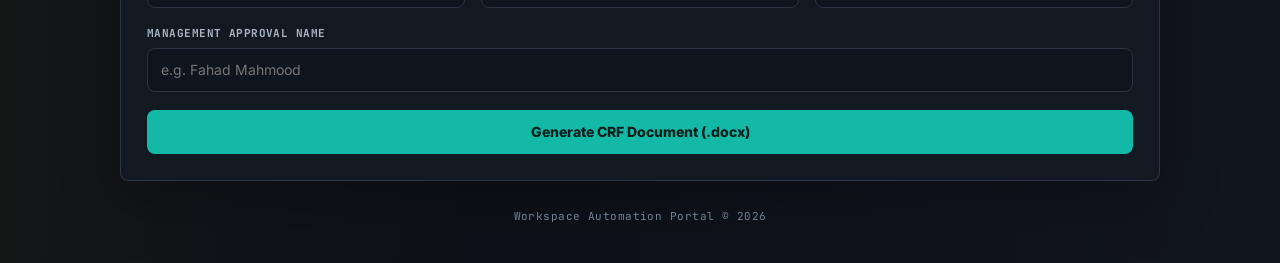
<file: crf.html>
<!DOCTYPE html>
<html lang="en">
<head>
<meta charset="UTF-8">
<meta name="viewport" content="width=device-width, initial-scale=1.0">
<title>CRF Generator - Workspace Portal</title>
<link rel="stylesheet" href="style.css">
</head>
<body>
<div class="container">
  <a href="/" class="nav-back">← Back to Portal</a>
  <div class="header">
    <div class="tag">Change Request Form</div>
    <h1>CRF Automation</h1>
  </div>
  <form action="/api/tools/generate_crf" method="POST" class="card" id="submitForm">
    <div class="section-label">Header Information</div>
    <div class="row3">
      <div class="field"><label>Request ID</label>
        <input type="text" name="request_id" id="request_id" value=""></div>
      <div class="field"><label>Type</label>
        <input type="text" name="type" value="Report"></div>
      <div class="field"><label>Header Date</label>
        <input type="date" name="header_date" class="date-today"></div>
    </div>
    <hr class="divider">
    <div class="section-label">Requestor Information</div>
    <div class="row">
      <div class="field"><label>Requestor Name *</label>
        <input type="text" name="requestor_name" required placeholder="e.g. Abid Rahim"></div>
      <div class="field"><label>Date Submitted</label>
        <input type="date" name="date_submitted" class="date-today"></div>
    </div>
    <div class="row3">
      <div class="field"><label>Priority *</label>
        <select name="priority">
          <option value="E">E - Emergency</option>
          <option value="H" selected>H - High</option>
          <option value="M">M - Medium</option>
          <option value="L">L - Low</option>
        </select></div>
      <div class="field"><label>Risk Level</label>
        <select name="risk_level">
          <option value="HIGH" selected>HIGH</option>
          <option value="MEDIUM">MEDIUM</option>
          <option value="LOW">LOW</option>
        </select></div>
      <div class="field"><label>Approved</label>
        <select name="approved">
          <option value="Yes">Yes</option>
          <option value="No">No</option>
          <option value="Yes Pending" selected>Yes Pending</option>
        </select></div>
    </div>
    <hr class="divider">
    <div class="section-label">Change Details</div>
    <div class="field"><label>System / Application Affected *</label>
      <input type="text" name="system_app" required placeholder="e.g. Dynamo-Tables (CC-Production)"></div>
    <div class="field"><label>Summary Scope / Description *</label>
      <textarea name="summary_scope" required placeholder="Describe the change request..."></textarea></div>
    <div class="field"><label>Affected Areas *</label>
      <input type="text" name="affected_areas" required placeholder="e.g. DynamoDb - encrypt data at rest"></div>
    <div class="field"><label>Reason / Business Benefit *</label>
      <textarea name="reason_benefit" required placeholder="Why is this change needed?"></textarea></div>
    <hr class="divider">
    <div class="section-label">Implementation</div>
    <div class="field"><label>Rollback Process *</label>
      <textarea name="rollback" required placeholder="Describe rollback steps..."></textarea></div>
    <div class="row">
      <div class="field"><label>Estimated Effort *</label>
        <input type="text" name="estimated_effort" required placeholder="e.g. 20 Minutes"></div>
      <div class="field"><label>Skill/People Needed *</label>
        <input type="text" name="skill_people" required placeholder="e.g. DEVOPS"></div>
    </div>
    <div class="field"><label>Scheduled Date</label>
      <input type="date" name="scheduled_date" class="date-today"></div>
    <hr class="divider">
    <div class="section-label">Acceptance & Signoff</div>
    <div class="row3">
      <div class="field"><label>Submission Date</label>
        <input type="date" name="submission_date" class="date-today"></div>
      <div class="field"><label>Approval Date</label>
        <input type="date" name="approval_date" class="date-today"></div>
      <div class="field"><label>Completion Date</label>
        <input type="date" name="completion_date" class="date-today"></div>
    </div>
    <div class="field"><label>Management Approval Name</label>
      <input type="text" name="management_approval" placeholder="e.g. Fahad Mahmood"></div>
    <button type="submit" class="btn" id="submitBtn">Generate CRF Document (.docx)</button>
  </form>
  <div class="footer">Workspace Automation Portal &copy; 2026</div>
</div>
<script>
// Auto-fill dates
const rawDate = new Date();
const today = rawDate.toISOString().split('T')[0];
const todayFlat = rawDate.toLocaleDateString('en-GB').replace(/\//g, '');
document.querySelectorAll('.date-today').forEach(el => el.value = today);
document.getElementById('request_id').value = "CC-IT-" + todayFlat + "-01";

document.getElementById('submitForm')?.addEventListener('submit', function(){
  setTimeout(() => {
    document.getElementById('submitBtn').disabled=true;
    document.getElementById('submitBtn').textContent='Generated! You can go back.';
  }, 100);
});
</script>
</body>
</html>
</file>
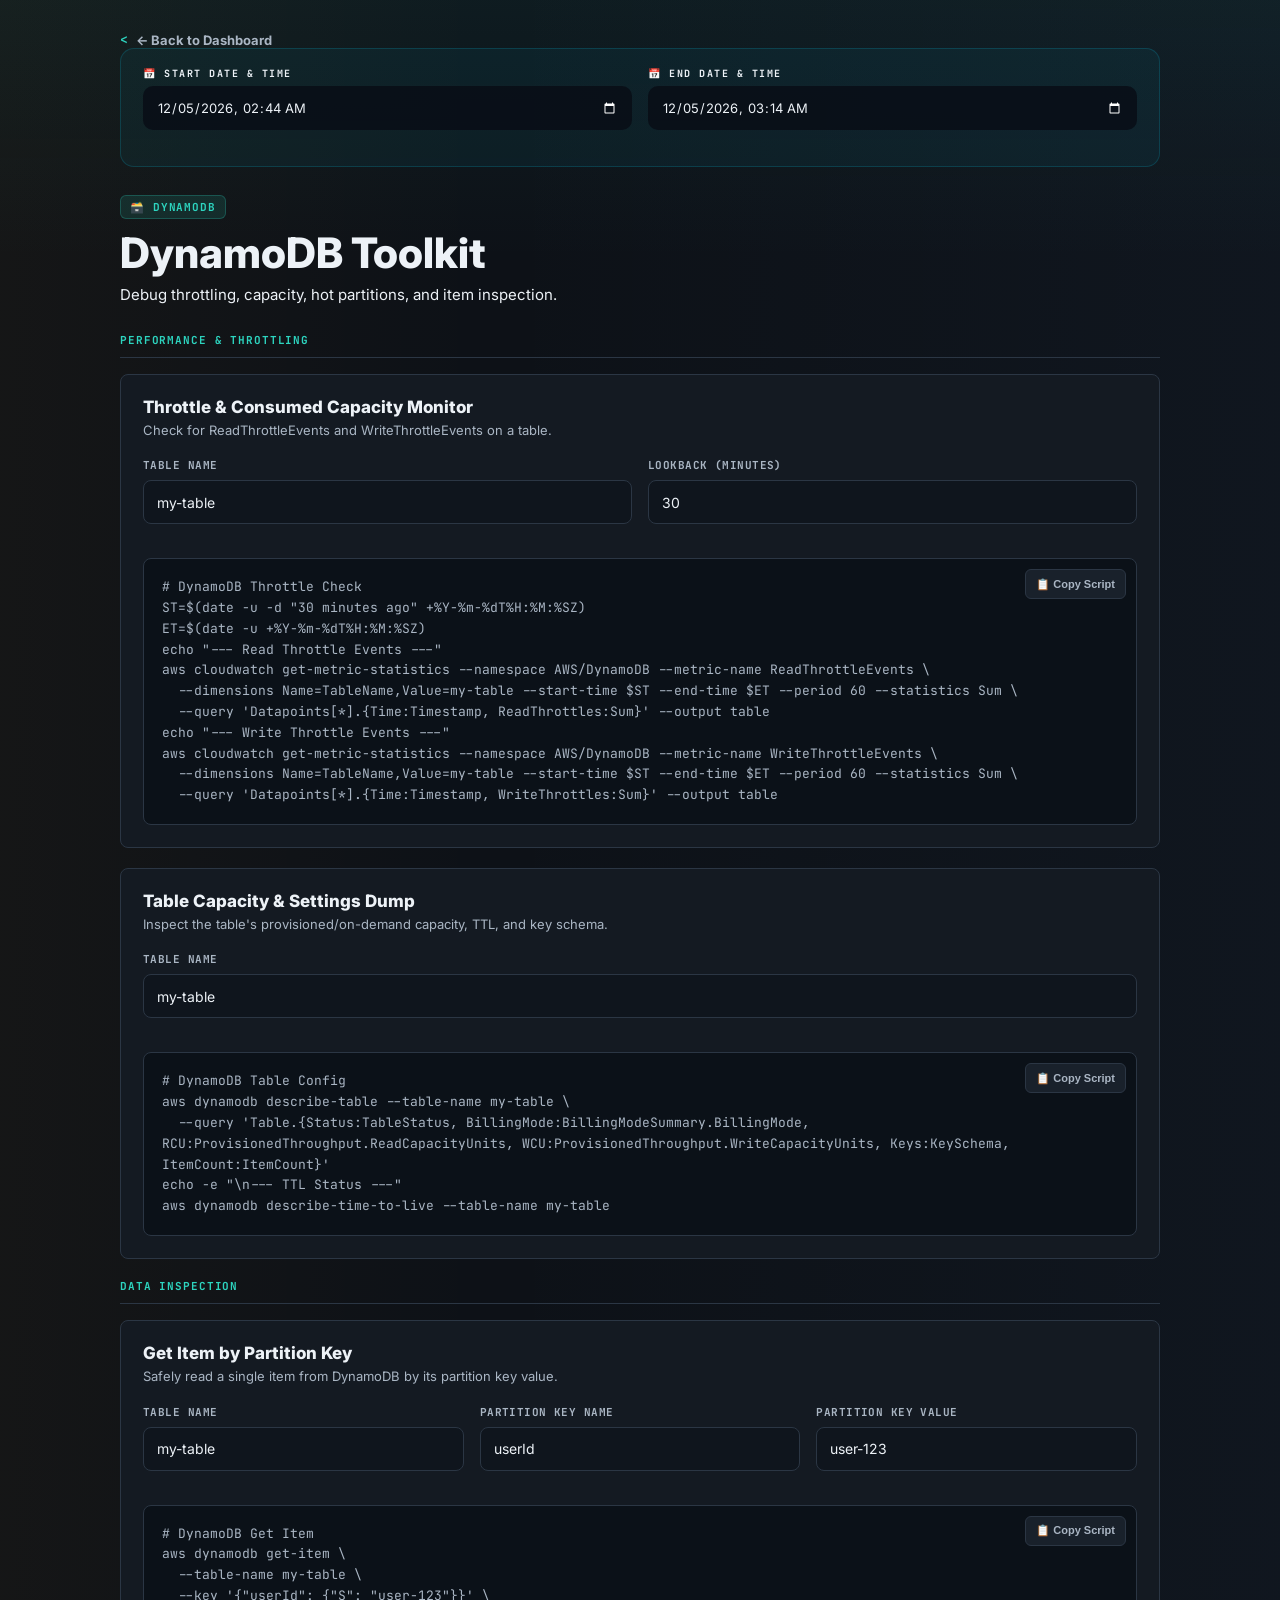
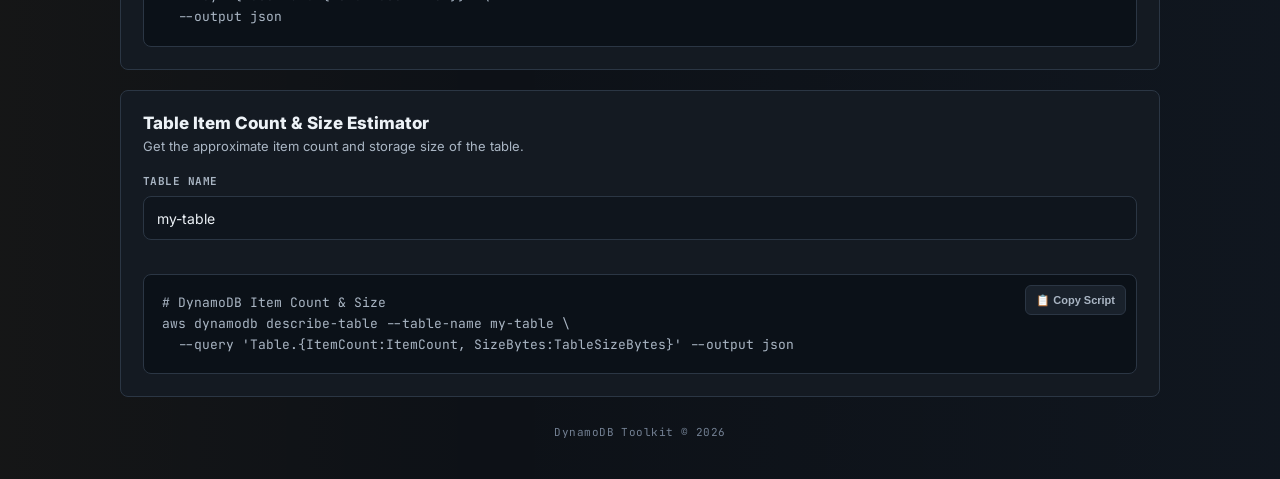
<file: ddb-toolkit.html>
<!DOCTYPE html>
<html lang="en">
<head>
<meta charset="UTF-8">
<meta name="viewport" content="width=device-width, initial-scale=1.0">
<title>DynamoDB Toolkit</title>
<link rel="stylesheet" href="style.css">
<style>.dt-range-bar{background:rgba(6,182,212,0.06);border:1px solid rgba(6,182,212,0.2);border-radius:14px;padding:18px 22px;margin-bottom:28px;display:flex;flex-wrap:wrap;gap:16px;align-items:flex-end;}.dt-range-bar .field{flex:1;min-width:180px;}.dt-range-bar label{display:block;font-size:10px;font-weight:700;color:var(--accent-2);text-transform:uppercase;letter-spacing:1.5px;margin-bottom:6px;font-family:'JetBrains Mono',monospace;}.dt-range-bar input[type=datetime-local]{width:100%;padding:10px 14px;border-radius:10px;border:1px solid var(--border-subtle);background:rgba(8,12,20,.8);color:var(--text-primary);font-size:13px;outline:none;color-scheme:dark;}</style>
</head>
<body>
<div class="container">
  <a href="index.html" class="nav-back">← Back to Dashboard</a>
  <div class="dt-range-bar">
    <div class="field"><label>📅 Start Date &amp; Time</label><input type="datetime-local" id="global-start" oninput="initAll()"></div>
    <div class="field"><label>📅 End Date &amp; Time</label><input type="datetime-local" id="global-end" oninput="initAll()"></div>
  </div>
  <div class="header">
    <div class="tag">🗃️ DynamoDB</div>
    <h1>DynamoDB Toolkit</h1>
    <p style="color:var(--text-secondary);margin-top:8px;">Debug throttling, capacity, hot partitions, and item inspection.</p>
  </div>

  <div class="section-label">Performance & Throttling</div>

  <div class="script-card">
    <div class="script-header"><div class="script-info">
      <h3>Throttle & Consumed Capacity Monitor</h3>
      <p>Check for ReadThrottleEvents and WriteThrottleEvents on a table.</p>
    </div></div>
    <div class="param-grid">
      <div class="field"><label>Table Name</label><input type="text" id="ddb-thr-table" value="my-table" oninput="updateDdbThrottle()"></div>
      <div class="field"><label>Lookback (Minutes)</label><input type="number" id="ddb-thr-min" value="30" oninput="updateDdbThrottle()"></div>
    </div>
    <div class="script-preview">
      <button class="copy-btn" onclick="copyCode('ddb-thr-code', this)"><span>📋</span> Copy Script</button>
      <pre id="ddb-thr-code"></pre>
    </div>
  </div>

  <div class="script-card">
    <div class="script-header"><div class="script-info">
      <h3>Table Capacity & Settings Dump</h3>
      <p>Inspect the table's provisioned/on-demand capacity, TTL, and key schema.</p>
    </div></div>
    <div class="param-grid">
      <div class="field"><label>Table Name</label><input type="text" id="ddb-cfg-table" value="my-table" oninput="updateDdbConfig()"></div>
    </div>
    <div class="script-preview">
      <button class="copy-btn" onclick="copyCode('ddb-cfg-code', this)"><span>📋</span> Copy Script</button>
      <pre id="ddb-cfg-code"></pre>
    </div>
  </div>

  <div class="section-label">Data Inspection</div>

  <div class="script-card">
    <div class="script-header"><div class="script-info">
      <h3>Get Item by Partition Key</h3>
      <p>Safely read a single item from DynamoDB by its partition key value.</p>
    </div></div>
    <div class="param-grid">
      <div class="field"><label>Table Name</label><input type="text" id="ddb-get-table" value="my-table" oninput="updateDdbGet()"></div>
      <div class="field"><label>Partition Key Name</label><input type="text" id="ddb-pk-name" value="userId" oninput="updateDdbGet()"></div>
      <div class="field"><label>Partition Key Value</label><input type="text" id="ddb-pk-val" value="user-123" oninput="updateDdbGet()"></div>
    </div>
    <div class="script-preview">
      <button class="copy-btn" onclick="copyCode('ddb-get-code', this)"><span>📋</span> Copy Script</button>
      <pre id="ddb-get-code"></pre>
    </div>
  </div>

  <div class="script-card">
    <div class="script-header"><div class="script-info">
      <h3>Table Item Count & Size Estimator</h3>
      <p>Get the approximate item count and storage size of the table.</p>
    </div></div>
    <div class="param-grid">
      <div class="field"><label>Table Name</label><input type="text" id="ddb-size-table" value="my-table" oninput="updateDdbSize()"></div>
    </div>
    <div class="script-preview">
      <button class="copy-btn" onclick="copyCode('ddb-size-code', this)"><span>📋</span> Copy Script</button>
      <pre id="ddb-size-code"></pre>
    </div>
  </div>

  <div class="footer">DynamoDB Toolkit &copy; 2026</div>
</div>
<script>
function copyCode(id, btn) {
  navigator.clipboard.writeText(document.getElementById(id).innerText);
  const o = btn.innerHTML; btn.innerHTML = '<span>✅</span> Copied!';
  setTimeout(() => { btn.innerHTML = o; }, 2000);
}
function updateDdbThrottle() {
  const table = document.getElementById('ddb-thr-table').value;
  const min = document.getElementById('ddb-thr-min').value;
  const script = `# DynamoDB Throttle Check
ST=$(date -u -d "${min} minutes ago" +%Y-%m-%dT%H:%M:%SZ)
ET=$(date -u +%Y-%m-%dT%H:%M:%SZ)
echo "--- Read Throttle Events ---"
aws cloudwatch get-metric-statistics --namespace AWS/DynamoDB --metric-name ReadThrottleEvents \\
  --dimensions Name=TableName,Value=${table} --start-time $ST --end-time $ET --period 60 --statistics Sum \\
  --query 'Datapoints[*].{Time:Timestamp, ReadThrottles:Sum}' --output table
echo "--- Write Throttle Events ---"
aws cloudwatch get-metric-statistics --namespace AWS/DynamoDB --metric-name WriteThrottleEvents \\
  --dimensions Name=TableName,Value=${table} --start-time $ST --end-time $ET --period 60 --statistics Sum \\
  --query 'Datapoints[*].{Time:Timestamp, WriteThrottles:Sum}' --output table`;
  document.getElementById('ddb-thr-code').innerText = script;
}
function updateDdbConfig() {
  const table = document.getElementById('ddb-cfg-table').value;
  const script = `# DynamoDB Table Config
aws dynamodb describe-table --table-name ${table} \\
  --query 'Table.{Status:TableStatus, BillingMode:BillingModeSummary.BillingMode, RCU:ProvisionedThroughput.ReadCapacityUnits, WCU:ProvisionedThroughput.WriteCapacityUnits, Keys:KeySchema, ItemCount:ItemCount}'
echo -e "\\n--- TTL Status ---"
aws dynamodb describe-time-to-live --table-name ${table}`;
  document.getElementById('ddb-cfg-code').innerText = script;
}
function updateDdbGet() {
  const table = document.getElementById('ddb-get-table').value;
  const pk = document.getElementById('ddb-pk-name').value;
  const val = document.getElementById('ddb-pk-val').value;
  const script = `# DynamoDB Get Item
aws dynamodb get-item \\
  --table-name ${table} \\
  --key '{"${pk}": {"S": "${val}"}}' \\
  --output json`;
  document.getElementById('ddb-get-code').innerText = script;
}
function updateDdbSize() {
  const table = document.getElementById('ddb-size-table').value;
  const script = `# DynamoDB Item Count & Size
aws dynamodb describe-table --table-name ${table} \\
  --query 'Table.{ItemCount:ItemCount, SizeBytes:TableSizeBytes}' --output json`;
  document.getElementById('ddb-size-code').innerText = script;
}
function getRange() {
  const s = document.getElementById('global-start').value;
  const e = document.getElementById('global-end').value;
  const sMs = s ? new Date(s).getTime() : null;
  const eMs = e ? new Date(e).getTime() : null;
  const sLbl = s ? new Date(s).toISOString().replace('T',' ').slice(0,19)+' UTC' : '(30m ago)';
  const eLbl = e ? new Date(e).toISOString().replace('T',' ').slice(0,19)+' UTC' : '(now)';
  const st = sMs ? new Date(sMs).toISOString() : "$(date -u -d '30 minutes ago' +%Y-%m-%dT%H:%M:%SZ)";
  const et = eMs ? new Date(eMs).toISOString() : "$(date -u +%Y-%m-%dT%H:%M:%SZ)";
  return { sMs, eMs, sLbl, eLbl, st, et };
}
function initAll() { updateDdbThrottle(); updateDdbConfig(); updateDdbGet(); updateDdbSize(); }
window.onload = () => {
  const now = new Date(); const ago = new Date(now - 1800000);
  const fmt = d => d.toISOString().slice(0,16);
  document.getElementById('global-start').value = fmt(ago);
  document.getElementById('global-end').value = fmt(now);
  initAll();
};
</script>
</body>
</html>
</file>
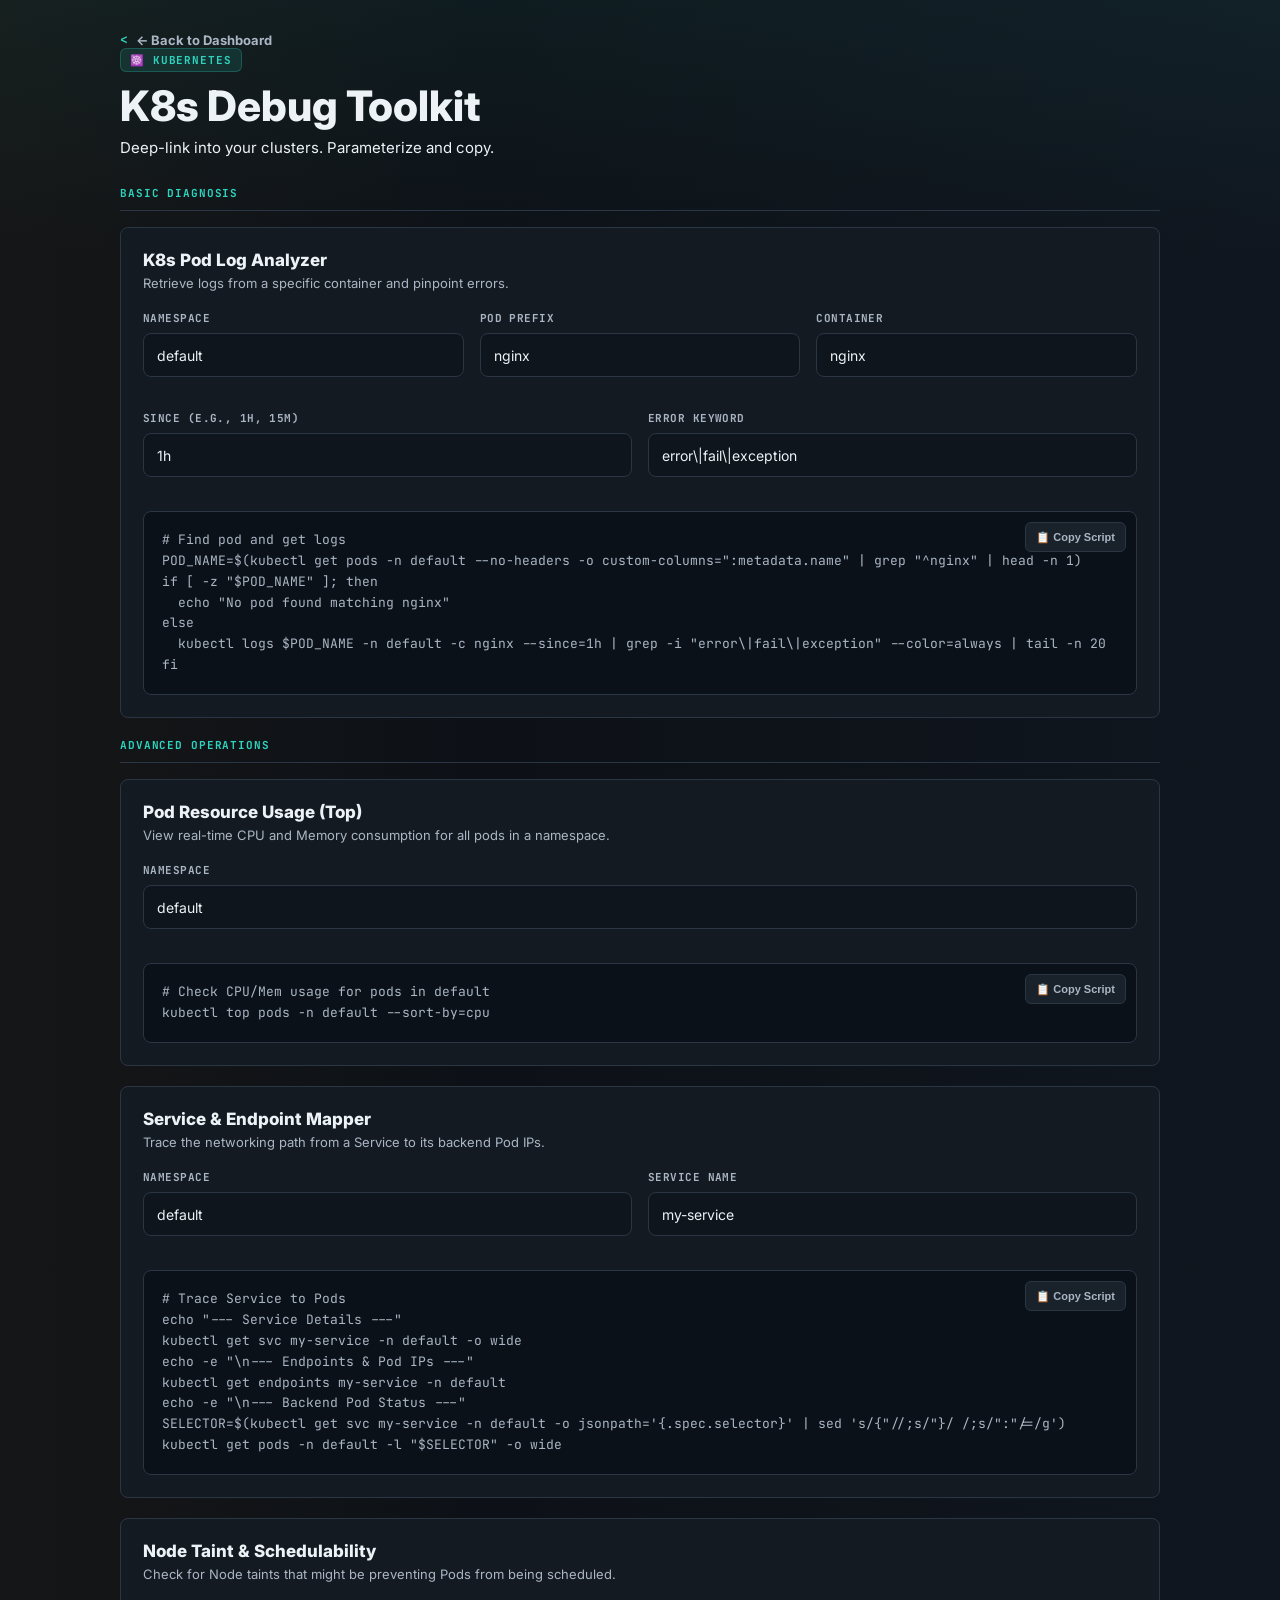
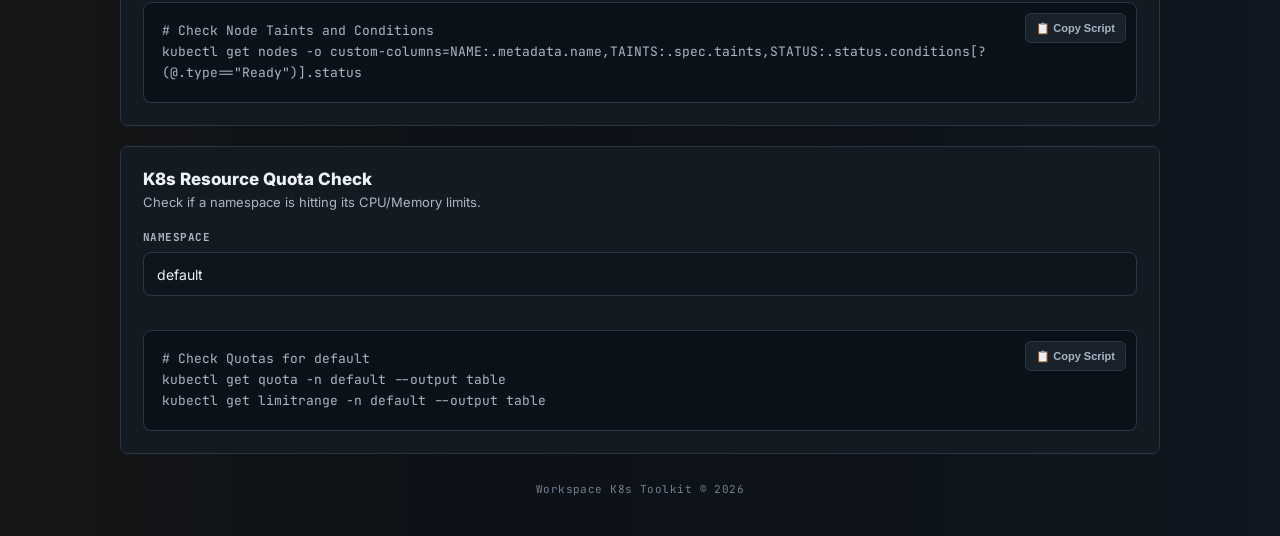
<file: k8s-toolkit.html>
<!DOCTYPE html>
<html lang="en">
<head>
<meta charset="UTF-8">
<meta name="viewport" content="width=device-width, initial-scale=1.0">
<title>K8s Toolkit - CloudShell Automations</title>
<link rel="stylesheet" href="style.css">
</head>
<body>
<div class="container">
  <a href="index.html" class="nav-back">← Back to Dashboard</a>
  
  <div class="header">
    <div class="tag">☸️ Kubernetes</div>
    <h1>K8s Debug Toolkit</h1>
    <p style="color:var(--text-secondary);margin-top:8px;">Deep-link into your clusters. Parameterize and copy.</p>
  </div>

  <!-- BASIC SCRIPTS -->
  <div class="section-label">Basic Diagnosis</div>

  <div class="script-card">
    <div class="script-header">
      <div class="script-info">
        <h3>K8s Pod Log Analyzer</h3>
        <p>Retrieve logs from a specific container and pinpoint errors.</p>
      </div>
    </div>
    <div class="param-grid">
      <div class="field">
        <label>Namespace</label>
        <input type="text" id="k8s-ns" value="default" oninput="updateK8sLogs()">
      </div>
      <div class="field">
        <label>Pod Prefix</label>
        <input type="text" id="k8s-pod" value="nginx" oninput="updateK8sLogs()">
      </div>
      <div class="field">
        <label>Container</label>
        <input type="text" id="k8s-container" value="nginx" oninput="updateK8sLogs()">
      </div>
    </div>
    <div class="param-grid">
      <div class="field">
        <label>Since (e.g., 1h, 15m)</label>
        <input type="text" id="k8s-since" value="1h" oninput="updateK8sLogs()">
      </div>
      <div class="field">
        <label>Error Keyword</label>
        <input type="text" id="k8s-grep" value="error\|fail\|exception" oninput="updateK8sLogs()">
      </div>
    </div>
    <div class="script-preview">
      <button class="copy-btn" onclick="copyCode('k8s-code', this)"><span>📋</span> Copy Script</button>
      <pre id="k8s-code"></pre>
    </div>
  </div>

  <!-- ADVANCED SCRIPTS -->
  <div class="section-label">Advanced Operations</div>

  <div class="script-card">
    <div class="script-header">
      <div class="script-info">
        <h3>Pod Resource Usage (Top)</h3>
        <p>View real-time CPU and Memory consumption for all pods in a namespace.</p>
      </div>
    </div>
    <div class="param-grid">
      <div class="field">
        <label>Namespace</label>
        <input type="text" id="k8s-top-ns" value="default" oninput="updateK8sTop()">
      </div>
    </div>
    <div class="script-preview">
      <button class="copy-btn" onclick="copyCode('k8s-top-code', this)"><span>📋</span> Copy Script</button>
      <pre id="k8s-top-code"></pre>
    </div>
  </div>

  <div class="script-card">
    <div class="script-header">
      <div class="script-info">
        <h3>Service & Endpoint Mapper</h3>
        <p>Trace the networking path from a Service to its backend Pod IPs.</p>
      </div>
    </div>
    <div class="param-grid">
      <div class="field">
        <label>Namespace</label>
        <input type="text" id="k8s-map-ns" value="default" oninput="updateK8sMap()">
      </div>
      <div class="field">
        <label>Service Name</label>
        <input type="text" id="k8s-map-svc" value="my-service" oninput="updateK8sMap()">
      </div>
    </div>
    <div class="script-preview">
      <button class="copy-btn" onclick="copyCode('k8s-map-code', this)"><span>📋</span> Copy Script</button>
      <pre id="k8s-map-code"></pre>
    </div>
  </div>

  <div class="script-card">
    <div class="script-header">
      <div class="script-info">
        <h3>Node Taint & Schedulability</h3>
        <p>Check for Node taints that might be preventing Pods from being scheduled.</p>
      </div>
    </div>
    <div class="script-preview">
      <button class="copy-btn" onclick="copyCode('k8s-node-code', this)"><span>📋</span> Copy Script</button>
      <pre id="k8s-node-code"></pre>
    </div>
  </div>

  <div class="script-card">
    <div class="script-header">
      <div class="script-info">
        <h3>K8s Resource Quota Check</h3>
        <p>Check if a namespace is hitting its CPU/Memory limits.</p>
      </div>
    </div>
    <div class="param-grid">
      <div class="field">
        <label>Namespace</label>
        <input type="text" id="k8s-q-ns" value="default" oninput="updateK8sQuota()">
      </div>
    </div>
    <div class="script-preview">
      <button class="copy-btn" onclick="copyCode('k8s-q-code', this)"><span>📋</span> Copy Script</button>
      <pre id="k8s-q-code"></pre>
    </div>
  </div>

  <div class="footer">Workspace K8s Toolkit &copy; 2026</div>
</div>

<script>
function copyCode(id, btn) {
  const code = document.getElementById(id).innerText;
  navigator.clipboard.writeText(code);
  const original = btn.innerHTML;
  btn.innerHTML = '<span>✅</span> Copied!';
  setTimeout(() => { btn.innerHTML = original; }, 2000);
}

function updateK8sLogs() {
  const ns = document.getElementById('k8s-ns').value;
  const pod = document.getElementById('k8s-pod').value;
  const container = document.getElementById('k8s-container').value;
  const since = document.getElementById('k8s-since').value;
  const grep = document.getElementById('k8s-grep').value;

  const script = `# Find pod and get logs
POD_NAME=$(kubectl get pods -n ${ns} --no-headers -o custom-columns=":metadata.name" | grep "^${pod}" | head -n 1)
if [ -z "$POD_NAME" ]; then
  echo "No pod found matching ${pod}"
else
  kubectl logs $POD_NAME -n ${ns} -c ${container} --since=${since} | grep -i "${grep}" --color=always | tail -n 20
fi`;
  document.getElementById('k8s-code').innerText = script;
}

function updateK8sTop() {
  const ns = document.getElementById('k8s-top-ns').value;
  const script = `# Check CPU/Mem usage for pods in ${ns}
kubectl top pods -n ${ns} --sort-by=cpu`;
  document.getElementById('k8s-top-code').innerText = script;
}

function updateK8sMap() {
  const ns = document.getElementById('k8s-map-ns').value;
  const svc = document.getElementById('k8s-map-svc').value;
  const script = `# Trace Service to Pods
echo "--- Service Details ---"
kubectl get svc ${svc} -n ${ns} -o wide
echo -e "\\n--- Endpoints & Pod IPs ---"
kubectl get endpoints ${svc} -n ${ns}
echo -e "\\n--- Backend Pod Status ---"
SELECTOR=$(kubectl get svc ${svc} -n ${ns} -o jsonpath='{.spec.selector}' | sed 's/{"//;s/"}/ /;s/":"/=/g')
kubectl get pods -n ${ns} -l "$SELECTOR" -o wide`;
  document.getElementById('k8s-map-code').innerText = script;
}

function updateK8sNode() {
  const script = `# Check Node Taints and Conditions
kubectl get nodes -o custom-columns=NAME:.metadata.name,TAINTS:.spec.taints,STATUS:.status.conditions[?(@.type=="Ready")].status`;
  document.getElementById('k8s-node-code').innerText = script;
}

function updateK8sQuota() {
  const ns = document.getElementById('k8s-q-ns').value;
  const script = `# Check Quotas for ${ns}
kubectl get quota -n ${ns} --output table
kubectl get limitrange -n ${ns} --output table`;
  document.getElementById('k8s-q-code').innerText = script;
}

window.onload = () => { 
  updateK8sLogs(); 
  updateK8sTop(); 
  updateK8sMap(); 
  updateK8sNode(); 
  updateK8sQuota(); 
};
</script>
</body>
</html>
</file>
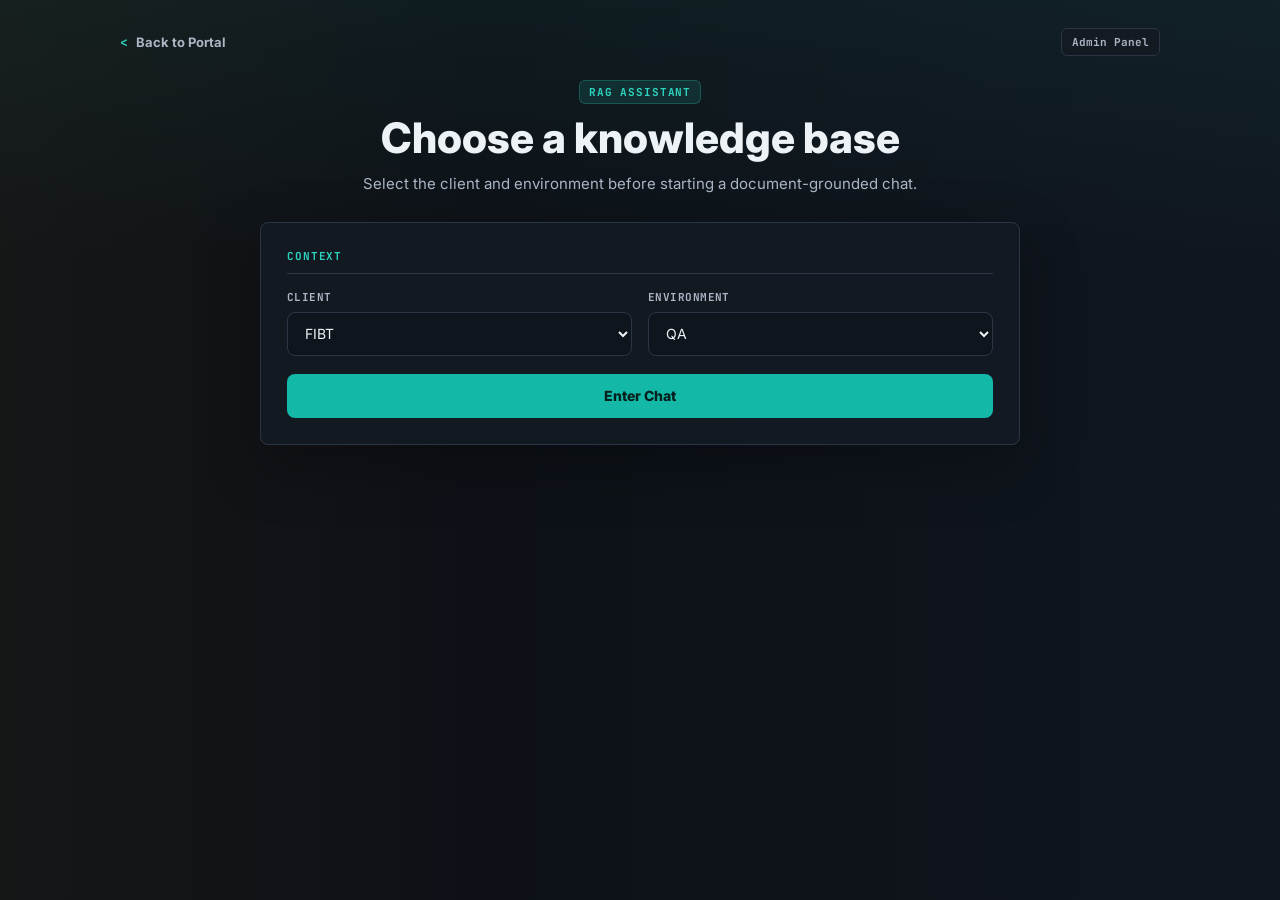
<file: kb.html>
<!DOCTYPE html>
<html lang="en">

<head>
  <meta charset="UTF-8">
  <meta name="viewport" content="width=device-width, initial-scale=1.0">
  <title>Knowledge Base Chat - Workspace Portal</title>
  <link rel="stylesheet" href="style.css?v=3">
</head>

<body>
  <div class="container">
    <div class="topbar">
      <a href="/" class="nav-back">Back to Portal</a>
      <a href="admin.html" class="meta-pill">Admin Panel</a>
    </div>

    <div id="setupArea" class="container narrow">
      <div class="header center">
        <div class="tag">RAG Assistant</div>
        <h1>Choose a knowledge base</h1>
        <p style="margin-left:auto;margin-right:auto;">Select the client and environment before starting a document-grounded chat.</p>
      </div>

      <div class="card">
        <div class="section-label">Context</div>
        <div class="setup-grid">
          <div class="field">
            <label>Client</label>
            <select id="selectClient">
              <option value="fibt">FIBT</option>
              <option value="cc">CC - Cloud Card</option>
              <option value="cbkc">CBKC</option>
              <option value="cp">CP - Central Processing</option>
            </select>
          </div>
          <div class="field">
            <label>Environment</label>
            <select id="selectEnv">
              <option value="QA">QA</option>
              <option value="Sandbox">Sandbox</option>
              <option value="Production">Production</option>
            </select>
          </div>
        </div>
        <button onclick="setContext()" class="btn">Enter Chat</button>
      </div>
    </div>

    <div id="chatArea" class="panel" style="display:none;">
      <div class="chat-shell">
        <aside class="chat-sidebar">
          <div class="brand">
            <span class="brand-mark">KB</span>
            <div>
              <div class="brand-title">Knowledge Base</div>
              <div class="brand-subtitle">Document-grounded answers</div>
            </div>
          </div>

          <div class="context-summary">
            <div class="context-chip">
              <span>Client</span>
              <strong id="clientLabel"></strong>
            </div>
            <div class="context-chip">
              <span>Environment</span>
              <strong id="envLabel"></strong>
            </div>
          </div>

          <div style="display:grid;gap:10px;margin-top:18px;">
            <button onclick="indexDocs()" id="indexBtn" class="btn btn-outline btn-sm">Refresh Index</button>
            <button onclick="resetContext()" class="btn btn-outline btn-sm">Change Context</button>
          </div>
        </aside>

        <main class="chat-main">
          <div class="chat-header">
            <div>
              <div class="eyebrow">Active Context</div>
              <div style="margin-top:4px;font-weight:800;" id="contextLabel"></div>
            </div>
            <a href="admin.html" class="text-link">Manage documents</a>
          </div>

          <div id="chatWindow" class="chat-window">
            <div class="message bot">
              <strong>Infrastructure Assistant</strong><br><br>
              I am synced with <strong id="greetingContextLabel"></strong>. Ask about uploaded runbooks, pipelines, deployments, or environment procedures.
            </div>
          </div>

          <div class="chat-composer">
            <input type="text" id="userInput" placeholder="Ask a question from the selected documents" onkeypress="if(event.key==='Enter') sendMessage()">
            <button onclick="sendMessage()" id="sendBtn" class="btn" style="width:auto;">Send</button>
          </div>
        </main>
      </div>
    </div>
  </div>

  <script>
    let currentClient = localStorage.getItem('active_client');
    let currentEnv = localStorage.getItem('active_env');

    function init() {
      if (currentClient && currentEnv) {
        document.getElementById('setupArea').style.display = 'none';
        document.getElementById('chatArea').style.display = 'block';

        const label = `${currentClient.toUpperCase()} (${currentEnv})`;
        document.getElementById('contextLabel').textContent = label;
        document.getElementById('greetingContextLabel').textContent = label;
        document.getElementById('clientLabel').textContent = currentClient.toUpperCase();
        document.getElementById('envLabel').textContent = currentEnv;
      } else {
        document.getElementById('setupArea').style.display = 'block';
        document.getElementById('chatArea').style.display = 'none';
      }
    }

    function setContext() {
      currentClient = document.getElementById('selectClient').value;
      currentEnv = document.getElementById('selectEnv').value;
      localStorage.setItem('active_client', currentClient);
      localStorage.setItem('active_env', currentEnv);
      init();
    }

    function resetContext() {
      localStorage.removeItem('active_client');
      localStorage.removeItem('active_env');
      currentClient = null;
      currentEnv = null;
      init();
    }

    function escapeHtml(text) {
      const div = document.createElement('div');
      div.textContent = text;
      return div.innerHTML;
    }

    function formatAnswer(text) {
      let html = escapeHtml(text);

      html = html.replace(/^### (.+)$/gm, '<h3 style="color:var(--accent); margin:16px 0 8px; font-size:16px;">$1</h3>');
      html = html.replace(/^#### (.+)$/gm, '<h4 style="color:var(--text); margin:12px 0 6px; font-size:14px; border-bottom:1px solid var(--border); padding-bottom:2px;">$1</h4>');
      html = html.replace(/\*\*(.+?)\*\*/g, '<b>$1</b>');
      html = html.replace(/```([\s\S]*?)```/g, '<pre>$1</pre>');
      html = html.replace(/`([^`]+)`/g, '<code>$1</code>');
      html = html.replace(/^\s*[-*] (.+)$/gm, '<div style="padding-left:16px;position:relative;margin:4px 0"><span style="position:absolute;left:0;color:var(--accent)">-</span>$1</div>');
      html = html.replace(/^\s*(\d+)\. (.+)$/gm, '<div style="padding-left:24px;position:relative;margin:4px 0"><span style="position:absolute;left:0;color:var(--accent);font-weight:800;font-size:12px">$1.</span>$2</div>');
      html = html.replace(/\n/g, '<br>');

      return html;
    }

    async function sendMessage() {
      const input = document.getElementById('userInput');
      const chatWindow = document.getElementById('chatWindow');
      const btn = document.getElementById('sendBtn');
      const query = input.value.trim();
      if (!query) return;

      const userMsg = document.createElement('div');
      userMsg.className = 'message user';
      userMsg.textContent = query;
      chatWindow.appendChild(userMsg);

      input.value = '';
      btn.disabled = true;

      const loadingMsg = document.createElement('div');
      loadingMsg.id = 'loading';
      loadingMsg.className = 'message bot loading';
      loadingMsg.innerHTML = '<span style="display:inline-block;animation:pulse 1.5s infinite">Analyzing documents...</span>';
      chatWindow.appendChild(loadingMsg);
      chatWindow.scrollTop = chatWindow.scrollHeight;

      try {
        const response = await fetch('/api/rag/query', {
          method: 'POST',
          headers: { 'Content-Type': 'application/json' },
          body: JSON.stringify({ query, client: currentClient, env: currentEnv })
        });
        const data = await response.json();
        loadingMsg.remove();

        const botMsg = document.createElement('div');
        botMsg.className = 'message bot';
        botMsg.innerHTML = formatAnswer(data.answer || "Sorry, I couldn't find an answer.");
        chatWindow.appendChild(botMsg);
      } catch (e) {
        loadingMsg.textContent = 'Error connecting to AI backend.';
      } finally {
        btn.disabled = false;
        chatWindow.scrollTop = chatWindow.scrollHeight;
      }
    }

    async function indexDocs() {
      const btn = document.getElementById('indexBtn');
      btn.textContent = 'Indexing...';
      btn.disabled = true;
      try {
        const response = await fetch('/api/rag/index', {
          method: 'POST',
          headers: { 'Content-Type': 'application/json' },
          body: JSON.stringify({ client: currentClient, env: currentEnv })
        });
        const data = await response.json();
        alert(data.message);
      } catch (e) {
        alert('Failed to index files.');
      } finally {
        btn.textContent = 'Refresh Index';
        btn.disabled = false;
      }
    }

    init();
  </script>
</body>

</html>
</file>
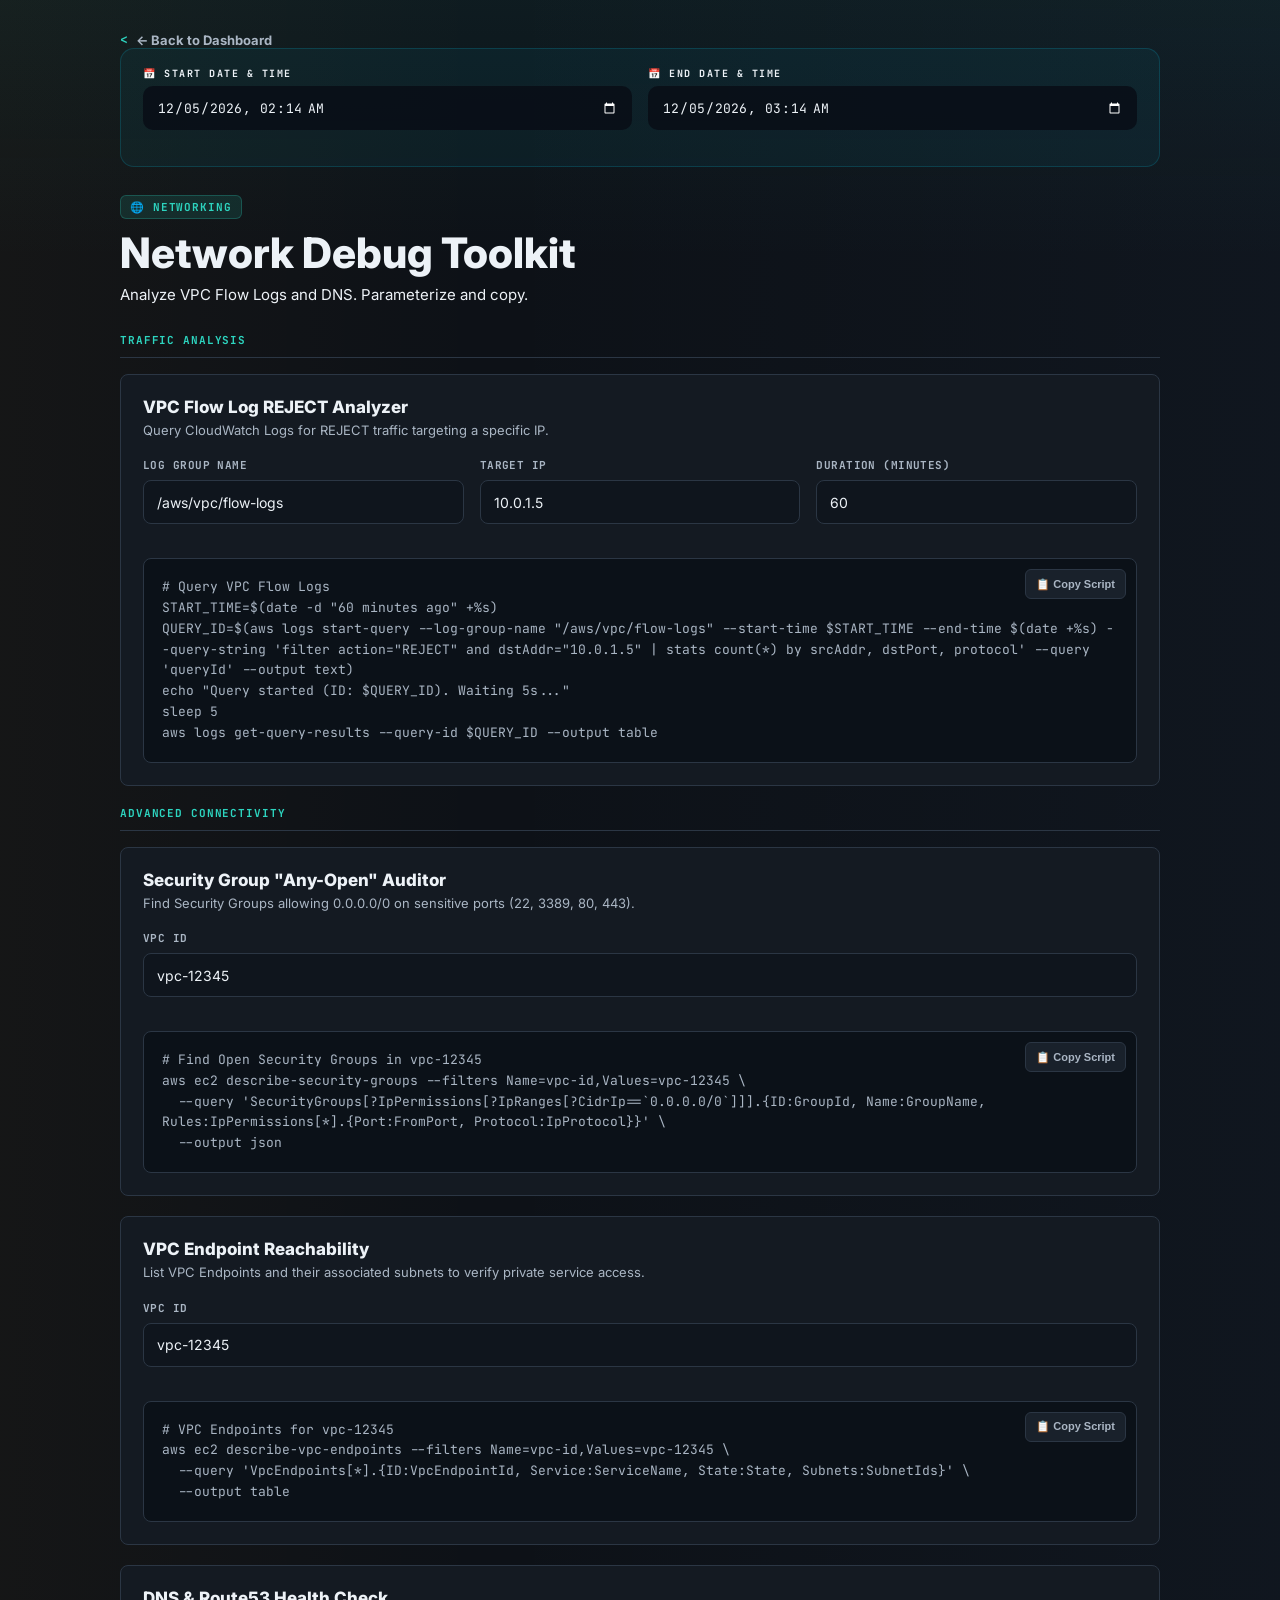
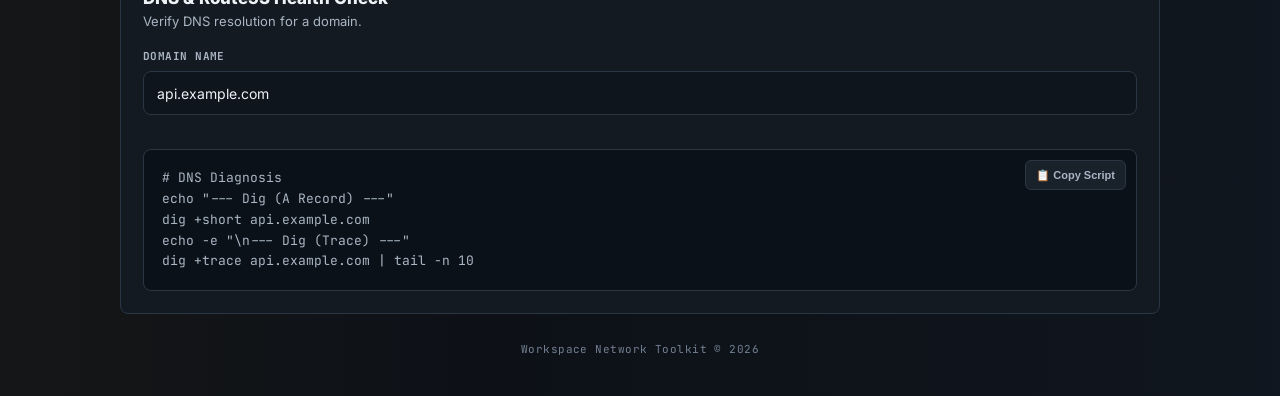
<file: network-toolkit.html>
<!DOCTYPE html>
<html lang="en">
<head>
<meta charset="UTF-8">
<meta name="viewport" content="width=device-width, initial-scale=1.0">
<title>Network Toolkit - CloudShell Automations</title>
<link rel="stylesheet" href="style.css">
<style>
  .dt-range-bar{background:rgba(6,182,212,0.06);border:1px solid rgba(6,182,212,0.2);border-radius:14px;padding:18px 22px;margin-bottom:28px;display:flex;flex-wrap:wrap;gap:16px;align-items:flex-end;}
  .dt-range-bar .field{flex:1;min-width:180px;}
  .dt-range-bar label{display:block;font-size:10px;font-weight:700;color:var(--accent-2);text-transform:uppercase;letter-spacing:1.5px;margin-bottom:6px;font-family:'JetBrains Mono',monospace;}
  .dt-range-bar input[type=datetime-local]{width:100%;padding:10px 14px;border-radius:10px;border:1px solid var(--border-subtle);background:rgba(8,12,20,.8);color:var(--text-primary);font-size:13px;outline:none;color-scheme:dark;font-family:'JetBrains Mono',monospace;}
</style>
</head>
<body>
<div class="container">
  <a href="index.html" class="nav-back">← Back to Dashboard</a>
  <div class="dt-range-bar">
    <div class="field"><label>📅 Start Date &amp; Time</label><input type="datetime-local" id="global-start" oninput="initAll()"></div>
    <div class="field"><label>📅 End Date &amp; Time</label><input type="datetime-local" id="global-end" oninput="initAll()"></div>
  </div>
  
  <div class="header">
    <div class="tag">🌐 Networking</div>
    <h1>Network Debug Toolkit</h1>
    <p style="color:var(--text-secondary);margin-top:8px;">Analyze VPC Flow Logs and DNS. Parameterize and copy.</p>
  </div>

  <div class="section-label">Traffic Analysis</div>

  <div class="script-card">
    <div class="script-header">
      <div class="script-info">
        <h3>VPC Flow Log REJECT Analyzer</h3>
        <p>Query CloudWatch Logs for REJECT traffic targeting a specific IP.</p>
      </div>
    </div>
    <div class="param-grid">
      <div class="field">
        <label>Log Group Name</label>
        <input type="text" id="net-group" value="/aws/vpc/flow-logs" oninput="updateVpcLogs()">
      </div>
      <div class="field">
        <label>Target IP</label>
        <input type="text" id="net-ip" value="10.0.1.5" oninput="updateVpcLogs()">
      </div>
      <div class="field">
        <label>Duration (Minutes)</label>
        <input type="number" id="net-min" value="60" oninput="updateVpcLogs()">
      </div>
    </div>
    <div class="script-preview">
      <button class="copy-btn" onclick="copyCode('net-code', this)"><span>📋</span> Copy Script</button>
      <pre id="net-code"></pre>
    </div>
  </div>

  <div class="section-label">Advanced Connectivity</div>

  <div class="script-card">
    <div class="script-header">
      <div class="script-info">
        <h3>Security Group "Any-Open" Auditor</h3>
        <p>Find Security Groups allowing 0.0.0.0/0 on sensitive ports (22, 3389, 80, 443).</p>
      </div>
    </div>
    <div class="param-grid">
      <div class="field">
        <label>VPC ID</label>
        <input type="text" id="net-sg-vpc" value="vpc-12345" oninput="updateSgAudit()">
      </div>
    </div>
    <div class="script-preview">
      <button class="copy-btn" onclick="copyCode('sg-code', this)"><span>📋</span> Copy Script</button>
      <pre id="sg-code"></pre>
    </div>
  </div>

  <div class="script-card">
    <div class="script-header">
      <div class="script-info">
        <h3>VPC Endpoint Reachability</h3>
        <p>List VPC Endpoints and their associated subnets to verify private service access.</p>
      </div>
    </div>
    <div class="param-grid">
      <div class="field">
        <label>VPC ID</label>
        <input type="text" id="net-vpce-vpc" value="vpc-12345" oninput="updateVpce()">
      </div>
    </div>
    <div class="script-preview">
      <button class="copy-btn" onclick="copyCode('vpce-code', this)"><span>📋</span> Copy Script</button>
      <pre id="vpce-code"></pre>
    </div>
  </div>

  <div class="script-card">
    <div class="script-header">
      <div class="script-info">
        <h3>DNS & Route53 Health Check</h3>
        <p>Verify DNS resolution for a domain.</p>
      </div>
    </div>
    <div class="param-grid">
      <div class="field">
        <label>Domain Name</label>
        <input type="text" id="net-dns" value="api.example.com" oninput="updateDns()">
      </div>
    </div>
    <div class="script-preview">
      <button class="copy-btn" onclick="copyCode('dns-code', this)"><span>📋</span> Copy Script</button>
      <pre id="dns-code"></pre>
    </div>
  </div>

  <div class="footer">Workspace Network Toolkit &copy; 2026</div>
</div>

<script>
function copyCode(id, btn) {
  const code = document.getElementById(id).innerText;
  navigator.clipboard.writeText(code);
  const original = btn.innerHTML;
  btn.innerHTML = '<span>✅</span> Copied!';
  setTimeout(() => { btn.innerHTML = original; }, 2000);
}

function updateVpcLogs() {
  const group = document.getElementById('net-group').value;
  const ip = document.getElementById('net-ip').value;
  const min = document.getElementById('net-min').value;
  
  const script = `# Query VPC Flow Logs
START_TIME=$(date -d "${min} minutes ago" +%s)
QUERY_ID=$(aws logs start-query --log-group-name "${group}" --start-time $START_TIME --end-time $(date +%s) --query-string 'filter action="REJECT" and dstAddr="${ip}" | stats count(*) by srcAddr, dstPort, protocol' --query 'queryId' --output text)
echo "Query started (ID: $QUERY_ID). Waiting 5s..."
sleep 5
aws logs get-query-results --query-id $QUERY_ID --output table`;
  document.getElementById('net-code').innerText = script;
}

function updateSgAudit() {
  const vpc = document.getElementById('net-sg-vpc').value;
  const script = `# Find Open Security Groups in ${vpc}
aws ec2 describe-security-groups --filters Name=vpc-id,Values=${vpc} \\
  --query 'SecurityGroups[?IpPermissions[?IpRanges[?CidrIp==\`0.0.0.0/0\`]]].{ID:GroupId, Name:GroupName, Rules:IpPermissions[*].{Port:FromPort, Protocol:IpProtocol}}' \\
  --output json`;
  document.getElementById('sg-code').innerText = script;
}

function updateVpce() {
  const vpc = document.getElementById('net-vpce-vpc').value;
  const script = `# VPC Endpoints for ${vpc}
aws ec2 describe-vpc-endpoints --filters Name=vpc-id,Values=${vpc} \\
  --query 'VpcEndpoints[*].{ID:VpcEndpointId, Service:ServiceName, State:State, Subnets:SubnetIds}' \\
  --output table`;
  document.getElementById('vpce-code').innerText = script;
}

function updateDns() {
  const domain = document.getElementById('net-dns').value;
  const script = `# DNS Diagnosis
echo "--- Dig (A Record) ---"
dig +short ${domain}
echo -e "\\n--- Dig (Trace) ---"
dig +trace ${domain} | tail -n 10`;
  document.getElementById('dns-code').innerText = script;
}

function getRange() {
  const s = document.getElementById('global-start').value;
  const e = document.getElementById('global-end').value;
  const sMs = s ? new Date(s).getTime() : null;
  const eMs = e ? new Date(e).getTime() : null;
  const sLbl = s ? new Date(s).toISOString().replace('T',' ').slice(0,19)+' UTC' : '(1 hour ago)';
  const eLbl = e ? new Date(e).toISOString().replace('T',' ').slice(0,19)+' UTC' : '(now)';
  return { sMs, eMs, sLbl, eLbl };
}
function initAll() { updateVpcLogs(); updateSgAudit(); updateVpce(); updateDns(); }
window.onload = () => {
  const now = new Date(); const ago = new Date(now - 3600000);
  const fmt = d => d.toISOString().slice(0,16);
  document.getElementById('global-start').value = fmt(ago);
  document.getElementById('global-end').value   = fmt(now);
  initAll();
};
</script>
</body>
</html>
</file>
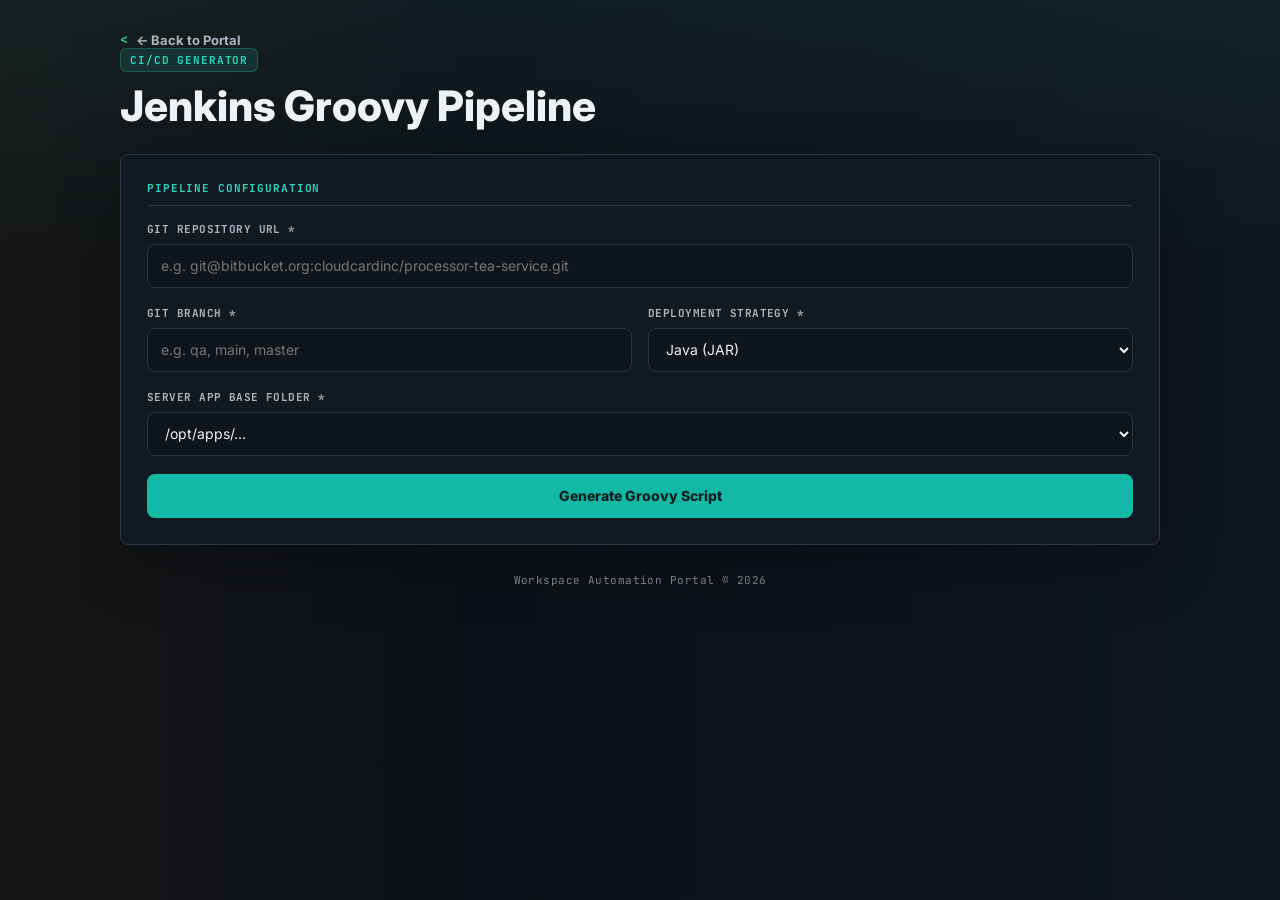
<file: pipeline.html>
<!DOCTYPE html>
<html lang="en">
<head>
<meta charset="UTF-8">
<meta name="viewport" content="width=device-width, initial-scale=1.0">
<title>Pipeline Generator - Workspace Portal</title>
<link rel="stylesheet" href="style.css">
</head>
<body>
<div class="container">
  <div id="formSection">
    <a href="/" class="nav-back">← Back to Portal</a>
    <div class="header">
      <div class="tag">CI/CD Generator</div>
      <h1>Jenkins Groovy Pipeline</h1>
    </div>
    <form class="card" id="pipelineForm">
      <div class="section-label">Pipeline Configuration</div>
      <div class="field"><label>Git Repository URL *</label>
        <input type="text" name="repo_url" required placeholder="e.g. git@bitbucket.org:cloudcardinc/processor-tea-service.git"></div>
      <div class="row">
        <div class="field"><label>Git Branch *</label>
          <input type="text" name="branch_name" required placeholder="e.g. qa, main, master"></div>
        <div class="field"><label>Deployment Strategy *</label>
          <select name="deploy_type">
            <option value="Java">Java (JAR)</option>
            <option value="Docker">Docker Compose</option>
          </select></div>
      </div>
      <div class="field"><label>Server App Base Folder *</label>
        <select name="app_dir">
          <option value="apps">/opt/apps/...</option>
          <option value="cc-apps">/opt/cc-apps/...</option>
        </select></div>
      <button type="submit" class="btn" id="submitBtn">Generate Groovy Script</button>
    </form>
  </div>

  <div id="resultSection" style="display:none;">
    <a href="#" onclick="location.reload()" class="nav-back">← Back to Generator</a>
    <div class="header">
      <div class="tag">Success</div>
      <h1>Your Pipeline is Ready</h1>
    </div>
    <div class="card">
      <p style="font-size:13px; color:var(--text-secondary); margin-bottom:12px;">Copy this code into your Jenkinsfile:</p>
      <textarea id="outputBox" style="width:100%; height:400px; padding:16px; border-radius:10px; border:1px solid var(--border-subtle); background:var(--bg-deep); color:var(--text-primary); font-family:'JetBrains Mono',monospace; font-size:12px; white-space:pre; resize:vertical;" readonly></textarea>
      <button onclick="document.getElementById('outputBox').select(); document.execCommand('copy'); this.textContent='Copied!'" class="btn btn-outline" style="margin-top:16px;">Copy to Clipboard</button>
    </div>
  </div>

  <div class="footer">Workspace Automation Portal &copy; 2026</div>
</div>

<script>
document.getElementById('pipelineForm')?.addEventListener('submit', async function(e){
  e.preventDefault();
  const btn = document.getElementById('submitBtn');
  btn.disabled = true;
  btn.textContent = 'Generating...';
  
  const formData = new URLSearchParams(new FormData(this));
  try {
      const response = await fetch('/api/tools/generate_pipeline', {
          method: 'POST',
          headers: {'Content-Type': 'application/x-www-form-urlencoded'},
          body: formData.toString()
      });
      const data = await response.json();
      if(data.script) {
          document.getElementById('formSection').style.display = 'none';
          document.getElementById('resultSection').style.display = 'block';
          document.getElementById('outputBox').value = data.script;
      } else {
          alert('Error: ' + (data.error || 'Unknown error'));
          btn.disabled = false;
          btn.textContent = 'Generate Groovy Script';
      }
  } catch(err) {
      alert('Network error.');
      btn.disabled = false;
      btn.textContent = 'Generate Groovy Script';
  }
});
</script>
</body>
</html>
</file>
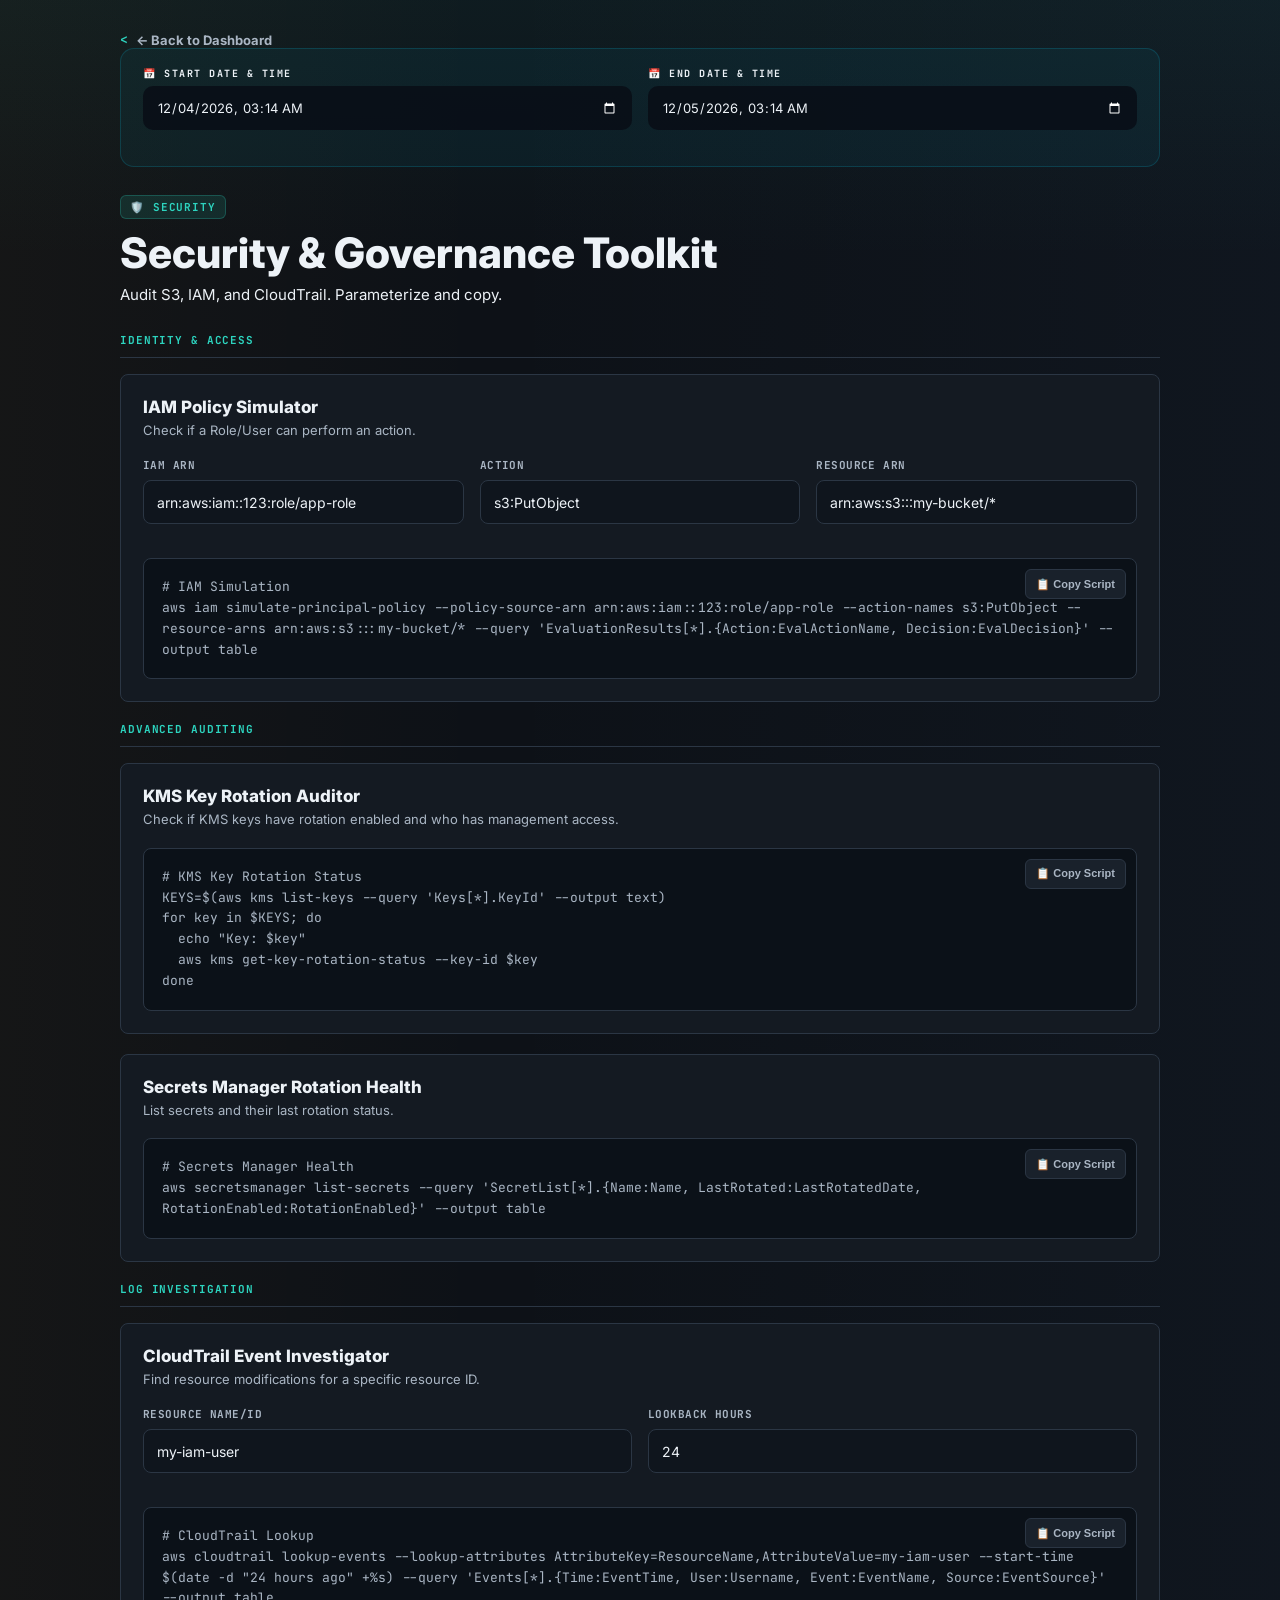
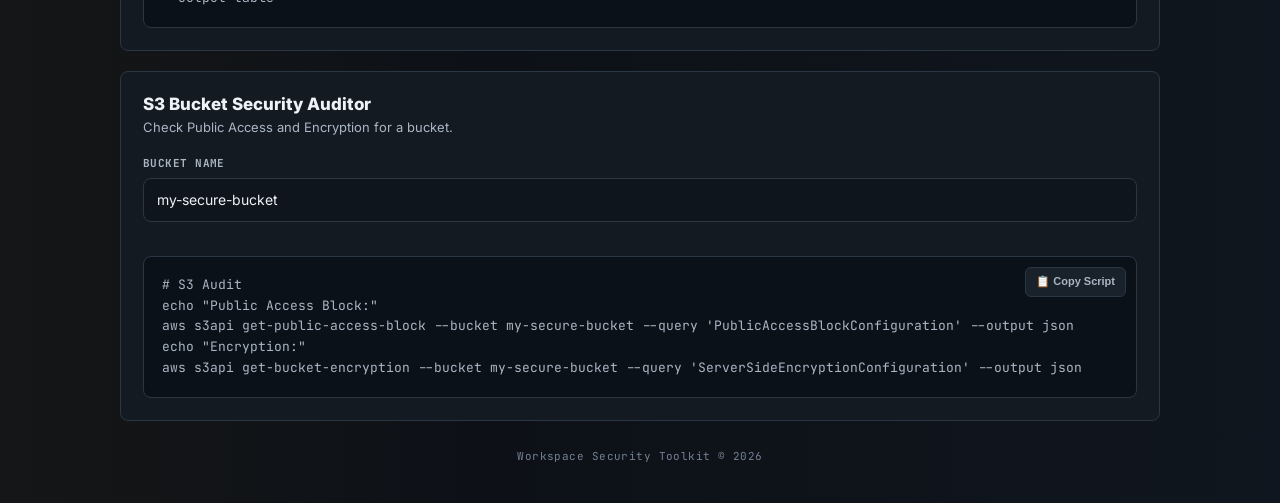
<file: security-toolkit.html>
<!DOCTYPE html>
<html lang="en">
<head>
<meta charset="UTF-8">
<meta name="viewport" content="width=device-width, initial-scale=1.0">
<title>Security Toolkit - CloudShell Automations</title>
<link rel="stylesheet" href="style.css">
<style>.dt-range-bar{background:rgba(6,182,212,0.06);border:1px solid rgba(6,182,212,0.2);border-radius:14px;padding:18px 22px;margin-bottom:28px;display:flex;flex-wrap:wrap;gap:16px;align-items:flex-end;}.dt-range-bar .field{flex:1;min-width:180px;}.dt-range-bar label{display:block;font-size:10px;font-weight:700;color:var(--accent-2);text-transform:uppercase;letter-spacing:1.5px;margin-bottom:6px;font-family:'JetBrains Mono',monospace;}.dt-range-bar input[type=datetime-local]{width:100%;padding:10px 14px;border-radius:10px;border:1px solid var(--border-subtle);background:rgba(8,12,20,.8);color:var(--text-primary);font-size:13px;outline:none;color-scheme:dark;}</style>
</head>
<body>
<div class="container">
  <a href="index.html" class="nav-back">← Back to Dashboard</a>
  <div class="dt-range-bar">
    <div class="field"><label>📅 Start Date &amp; Time</label><input type="datetime-local" id="global-start" oninput="initAll()"></div>
    <div class="field"><label>📅 End Date &amp; Time</label><input type="datetime-local" id="global-end" oninput="initAll()"></div>
  </div>
  
  <div class="header">
    <div class="tag">🛡️ Security</div>
    <h1>Security & Governance Toolkit</h1>
    <p style="color:var(--text-secondary);margin-top:8px;">Audit S3, IAM, and CloudTrail. Parameterize and copy.</p>
  </div>

  <div class="section-label">Identity & Access</div>

  <div class="script-card">
    <div class="script-header">
      <div class="script-info">
        <h3>IAM Policy Simulator</h3>
        <p>Check if a Role/User can perform an action.</p>
      </div>
    </div>
    <div class="param-grid">
      <div class="field">
        <label>IAM ARN</label>
        <input type="text" id="iam-arn" value="arn:aws:iam::123:role/app-role" oninput="updateIamSim()">
      </div>
      <div class="field">
        <label>Action</label>
        <input type="text" id="iam-action" value="s3:PutObject" oninput="updateIamSim()">
      </div>
      <div class="field">
        <label>Resource ARN</label>
        <input type="text" id="iam-res" value="arn:aws:s3:::my-bucket/*" oninput="updateIamSim()">
      </div>
    </div>
    <div class="script-preview">
      <button class="copy-btn" onclick="copyCode('iam-code', this)"><span>📋</span> Copy Script</button>
      <pre id="iam-code"></pre>
    </div>
  </div>

  <div class="section-label">Advanced Auditing</div>

  <div class="script-card">
    <div class="script-header">
      <div class="script-info">
        <h3>KMS Key Rotation Auditor</h3>
        <p>Check if KMS keys have rotation enabled and who has management access.</p>
      </div>
    </div>
    <div class="script-preview">
      <button class="copy-btn" onclick="copyCode('kms-code', this)"><span>📋</span> Copy Script</button>
      <pre id="kms-code"></pre>
    </div>
  </div>

  <div class="script-card">
    <div class="script-header">
      <div class="script-info">
        <h3>Secrets Manager Rotation Health</h3>
        <p>List secrets and their last rotation status.</p>
      </div>
    </div>
    <div class="script-preview">
      <button class="copy-btn" onclick="copyCode('secrets-code', this)"><span>📋</span> Copy Script</button>
      <pre id="secrets-code"></pre>
    </div>
  </div>

  <div class="section-label">Log Investigation</div>

  <div class="script-card">
    <div class="script-header">
      <div class="script-info">
        <h3>CloudTrail Event Investigator</h3>
        <p>Find resource modifications for a specific resource ID.</p>
      </div>
    </div>
    <div class="param-grid">
      <div class="field">
        <label>Resource Name/ID</label>
        <input type="text" id="gov-id" value="my-iam-user" oninput="updateCloudTrail()">
      </div>
      <div class="field">
        <label>Lookback Hours</label>
        <input type="number" id="gov-hours" value="24" oninput="updateCloudTrail()">
      </div>
    </div>
    <div class="script-preview">
      <button class="copy-btn" onclick="copyCode('gov-code', this)"><span>📋</span> Copy Script</button>
      <pre id="gov-code"></pre>
    </div>
  </div>

  <div class="script-card">
    <div class="script-header">
      <div class="script-info">
        <h3>S3 Bucket Security Auditor</h3>
        <p>Check Public Access and Encryption for a bucket.</p>
      </div>
    </div>
    <div class="param-grid">
      <div class="field">
        <label>Bucket Name</label>
        <input type="text" id="s3-name" value="my-secure-bucket" oninput="updateS3Audit()">
      </div>
    </div>
    <div class="script-preview">
      <button class="copy-btn" onclick="copyCode('s3-code', this)"><span>📋</span> Copy Script</button>
      <pre id="s3-code"></pre>
    </div>
  </div>

  <div class="footer">Workspace Security Toolkit &copy; 2026</div>
</div>

<script>
function copyCode(id, btn) {
  const code = document.getElementById(id).innerText;
  navigator.clipboard.writeText(code);
  const original = btn.innerHTML;
  btn.innerHTML = '<span>✅</span> Copied!';
  setTimeout(() => { btn.innerHTML = original; }, 2000);
}

function updateIamSim() {
  const arn = document.getElementById('iam-arn').value;
  const action = document.getElementById('iam-action').value;
  const res = document.getElementById('iam-res').value;
  const script = `# IAM Simulation
aws iam simulate-principal-policy --policy-source-arn ${arn} --action-names ${action} --resource-arns ${res} --query 'EvaluationResults[*].{Action:EvalActionName, Decision:EvalDecision}' --output table`;
  document.getElementById('iam-code').innerText = script;
}

function updateKms() {
  const script = `# KMS Key Rotation Status
KEYS=$(aws kms list-keys --query 'Keys[*].KeyId' --output text)
for key in $KEYS; do
  echo "Key: $key"
  aws kms get-key-rotation-status --key-id $key
done`;
  document.getElementById('kms-code').innerText = script;
}

function updateSecrets() {
  const script = `# Secrets Manager Health
aws secretsmanager list-secrets --query 'SecretList[*].{Name:Name, LastRotated:LastRotatedDate, RotationEnabled:RotationEnabled}' --output table`;
  document.getElementById('secrets-code').innerText = script;
}

function updateCloudTrail() {
  const id = document.getElementById('gov-id').value;
  const hours = document.getElementById('gov-hours').value;
  const script = `# CloudTrail Lookup
aws cloudtrail lookup-events --lookup-attributes AttributeKey=ResourceName,AttributeValue=${id} --start-time $(date -d "${hours} hours ago" +%s) --query 'Events[*].{Time:EventTime, User:Username, Event:EventName, Source:EventSource}' --output table`;
  document.getElementById('gov-code').innerText = script;
}

function updateS3Audit() {
  const name = document.getElementById('s3-name').value;
  const script = `# S3 Audit
echo "Public Access Block:"
aws s3api get-public-access-block --bucket ${name} --query 'PublicAccessBlockConfiguration' --output json
echo "Encryption:"
aws s3api get-bucket-encryption --bucket ${name} --query 'ServerSideEncryptionConfiguration' --output json`;
  document.getElementById('s3-code').innerText = script;
}

function getRange() {
  const s = document.getElementById('global-start').value;
  const e = document.getElementById('global-end').value;
  const sMs = s ? new Date(s).getTime() : null;
  const eMs = e ? new Date(e).getTime() : null;
  const sLbl = s ? new Date(s).toISOString().replace('T',' ').slice(0,19)+' UTC' : '(24h ago)';
  const eLbl = e ? new Date(e).toISOString().replace('T',' ').slice(0,19)+' UTC' : '(now)';
  const st = sMs ? new Date(sMs).toISOString() : "$(date -u -d '24 hours ago' +%Y-%m-%dT%H:%M:%SZ)";
  const et = eMs ? new Date(eMs).toISOString() : "$(date -u +%Y-%m-%dT%H:%M:%SZ)";
  return { sMs, eMs, sLbl, eLbl, st, et };
}
function initAll() { updateIamSim(); updateKms(); updateSecrets(); updateCloudTrail(); updateS3Audit(); }
window.onload = () => {
  const now = new Date(); const ago = new Date(now - 24*3600000);
  const fmt = d => d.toISOString().slice(0,16);
  document.getElementById('global-start').value = fmt(ago);
  document.getElementById('global-end').value = fmt(now);
  initAll();
};
</script>
</body>
</html>
</file>
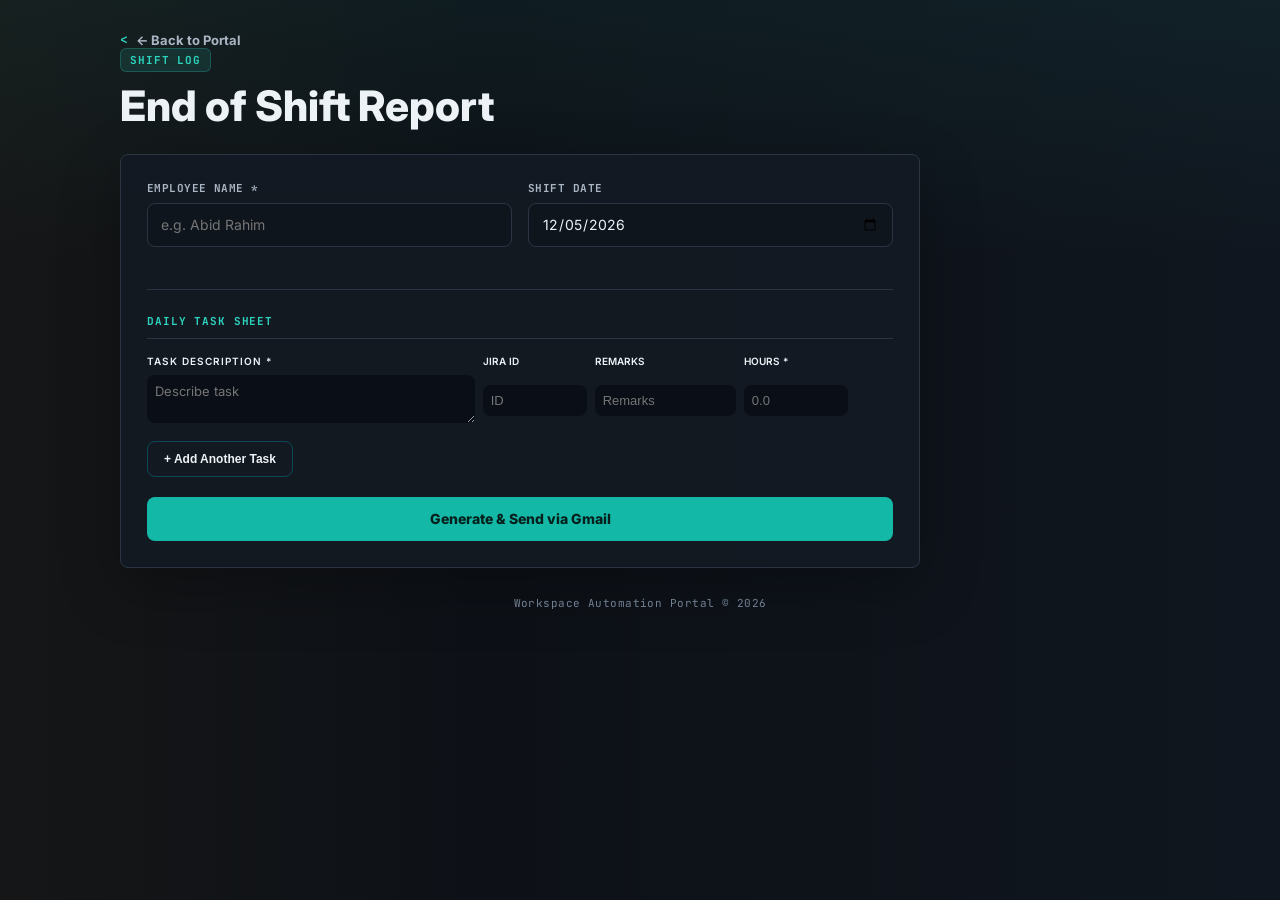
<file: shift.html>
<!DOCTYPE html>
<html lang="en">
<head>
<meta charset="UTF-8">
<meta name="viewport" content="width=device-width, initial-scale=1.0">
<title>Shift Log - Workspace Portal</title>
<link rel="stylesheet" href="style.css">
</head>
<body>
<div class="container">
  <div id="formSection">
    <a href="/" class="nav-back">← Back to Portal</a>
    <div class="header">
      <div class="tag">Shift Log</div>
      <h1>End of Shift Report</h1>
    </div>
    <form class="card" id="submitForm" style="max-width:800px;">
      <div class="row">
        <div class="field"><label>Employee Name *</label>
          <input type="text" name="employee_name" required placeholder="e.g. Abid Rahim"></div>
        <div class="field"><label>Shift Date</label>
          <input type="date" name="shift_date" class="date-today"></div>
      </div>
      <hr class="divider">
      <div class="section-label">Daily Task Sheet</div>
      <div style="overflow-x:auto;">
        <table id="taskTable" style="width:100%; border-collapse:collapse; margin-bottom:15px; font-size:13px;">
          <thead>
            <tr>
              <th style="text-align:left; padding-bottom:8px; color:var(--text-secondary); font-weight:600; text-transform:uppercase; font-size:10px; letter-spacing:1px;">Task Description *</th>
              <th style="text-align:left; padding-bottom:8px; color:var(--text-secondary); font-weight:600; text-transform:uppercase; font-size:10px; width:15%;">Jira ID</th>
              <th style="text-align:left; padding-bottom:8px; color:var(--text-secondary); font-weight:600; text-transform:uppercase; font-size:10px; width:20%;">Remarks</th>
              <th style="text-align:left; padding-bottom:8px; color:var(--text-secondary); font-weight:600; text-transform:uppercase; font-size:10px; width:15%;">Hours *</th>
              <th style="width:5%;"></th>
            </tr>
          </thead>
          <tbody>
            <tr>
              <td style="padding-right:8px;"><textarea name="task_desc" rows="2" style="width:100%; padding:8px; border-radius:8px; border:1px solid var(--border-subtle); background:rgba(8,12,20,.8); color:var(--text-primary); outline:none; resize:vertical; font-family:inherit; font-size:13px;" required placeholder="Describe task"></textarea></td>
              <td style="padding-right:8px;"><input type="text" name="jira_id" style="width:100%; padding:8px; border-radius:8px; border:1px solid var(--border-subtle); background:rgba(8,12,20,.8); color:var(--text-primary); outline:none; font-size:13px;" placeholder="ID"></td>
              <td style="padding-right:8px;"><input type="text" name="remarks" style="width:100%; padding:8px; border-radius:8px; border:1px solid var(--border-subtle); background:rgba(8,12,20,.8); color:var(--text-primary); outline:none; font-size:13px;" placeholder="Remarks"></td>
              <td style="padding-right:8px;"><input type="number" step="0.1" name="hours_spent" style="width:100%; padding:8px; border-radius:8px; border:1px solid var(--border-subtle); background:rgba(8,12,20,.8); color:var(--text-primary); outline:none; font-size:13px;" required placeholder="0.0"></td>
              <td></td>
            </tr>
          </tbody>
        </table>
      </div>
      <button type="button" onclick="addTaskRow()" style="padding:10px 16px; border:1px solid rgba(6,182,212,.3); border-radius:8px; background:transparent; color:var(--accent-2); cursor:pointer; font-weight:700; font-size:12px; margin-bottom:20px; font-family:'Plus Jakarta Sans',sans-serif;">+ Add Another Task</button>
      <button type="submit" class="btn" id="submitBtn">Generate & Send via Gmail</button>
    </form>
  </div>

  <div id="successSection" style="display:none;">
    <div class="header">
      <div class="tag">Success</div>
      <h1>Shift Report Generated</h1>
    </div>
    <div class="card" style="text-align:center">
      <div class="success">
        <div class="check">&#10003;</div>
        <h2 style="font-size:22px;margin-bottom:12px">Preparing your Email...</h2>
        <p style="color:var(--text-secondary);font-size:14px;margin-bottom:24px;line-height:1.6">
          1. Your browser is downloading <b id="filenameDisplay"></b> now.<br>
          2. Gmail will open automatically in a new tab.<br>
          3. <b>Drag and drop</b> the file into the email window.
        </p>
        <div style="background:rgba(59,130,246,0.08); border:1px solid rgba(59,130,246,0.2); padding:14px; border-radius:8px; font-size:12px; color:#93c5fd; display:inline-block; margin-bottom:20px;">
          If popups are blocked, manually click the buttons below:
        </div>
        <div class="row" style="margin-top:10px;">
          <a href="#" target="_blank" id="downloadBtn" class="btn btn-outline" style="text-decoration:none; display:block; padding:12px;">1. Download File</a>
          <a href="#" target="_blank" id="gmailBtn" class="btn" style="text-decoration:none; display:block; padding:12px;" onclick="window.location='/'">2. Open Gmail →</a>
        </div>
      </div>
    </div>
  </div>

  <div class="footer">Workspace Automation Portal &copy; 2026</div>
</div>

<script>
const rawDate = new Date();
const today = rawDate.toISOString().split('T')[0];
document.querySelectorAll('.date-today').forEach(el => el.value = today);

function addTaskRow() {
  const tbody = document.querySelector("#taskTable tbody");
  const tr = document.createElement("tr");
  tr.innerHTML = `
    <td style="padding-right:8px; padding-top:8px;"><textarea name="task_desc" rows="2" style="width:100%; padding:8px; border-radius:8px; border:1px solid var(--border-subtle); background:rgba(8,12,20,.8); color:var(--text-primary); outline:none; resize:vertical; font-family:inherit; font-size:13px;" required placeholder="Describe task"></textarea></td>
    <td style="padding-right:8px; padding-top:8px;"><input type="text" name="jira_id" style="width:100%; padding:8px; border-radius:8px; border:1px solid var(--border-subtle); background:rgba(8,12,20,.8); color:var(--text-primary); outline:none; font-size:13px;" placeholder="ID"></td>
    <td style="padding-right:8px; padding-top:8px;"><input type="text" name="remarks" style="width:100%; padding:8px; border-radius:8px; border:1px solid var(--border-subtle); background:rgba(8,12,20,.8); color:var(--text-primary); outline:none; font-size:13px;" placeholder="Remarks"></td>
    <td style="padding-right:8px; padding-top:8px;"><input type="number" step="0.1" name="hours_spent" style="width:100%; padding:8px; border-radius:8px; border:1px solid var(--border-subtle); background:rgba(8,12,20,.8); color:var(--text-primary); outline:none; font-size:13px;" required placeholder="0.0"></td>
    <td style="padding-top:8px;"><button type="button" onclick="this.closest('tr').remove()" style="padding:6px 10px; background:rgba(239,68,68,.15); color:#fca5a5; border:none; border-radius:6px; cursor:pointer; font-weight:bold;">×</button></td>
  `;
  tbody.appendChild(tr);
}

document.getElementById('submitForm')?.addEventListener('submit', async function(e){
  e.preventDefault();
  const btn = document.getElementById('submitBtn');
  btn.disabled = true;
  btn.textContent = 'Processing... Please Wait';
  
  const formData = new FormData(this);
  try {
      const response = await fetch('/api/tools/generate_shift', {
          method: 'POST',
          body: formData
      });
      const data = await response.json();
      if(data.success) {
          document.getElementById('formSection').style.display = 'none';
          document.getElementById('successSection').style.display = 'block';
          
          document.getElementById('filenameDisplay').textContent = data.filename;
          
          const downloadUrl = `/api/tools/download_shift/${data.file_id}`;
          document.getElementById('downloadBtn').href = downloadUrl;
          document.getElementById('gmailBtn').href = data.gmail_url;
          
          const downloadIframe = document.createElement('iframe');
          downloadIframe.style.display = 'none';
          downloadIframe.src = downloadUrl;
          document.body.appendChild(downloadIframe);
          setTimeout(() => { window.open(data.gmail_url, "_blank"); }, 1000);
      } else {
          alert('Error generating report.');
          btn.disabled = false;
          btn.textContent = 'Generate & Send via Gmail';
      }
  } catch(err) {
      alert('Network error.');
      btn.disabled = false;
      btn.textContent = 'Generate & Send via Gmail';
  }
});
</script>
</body>
</html>
</file>
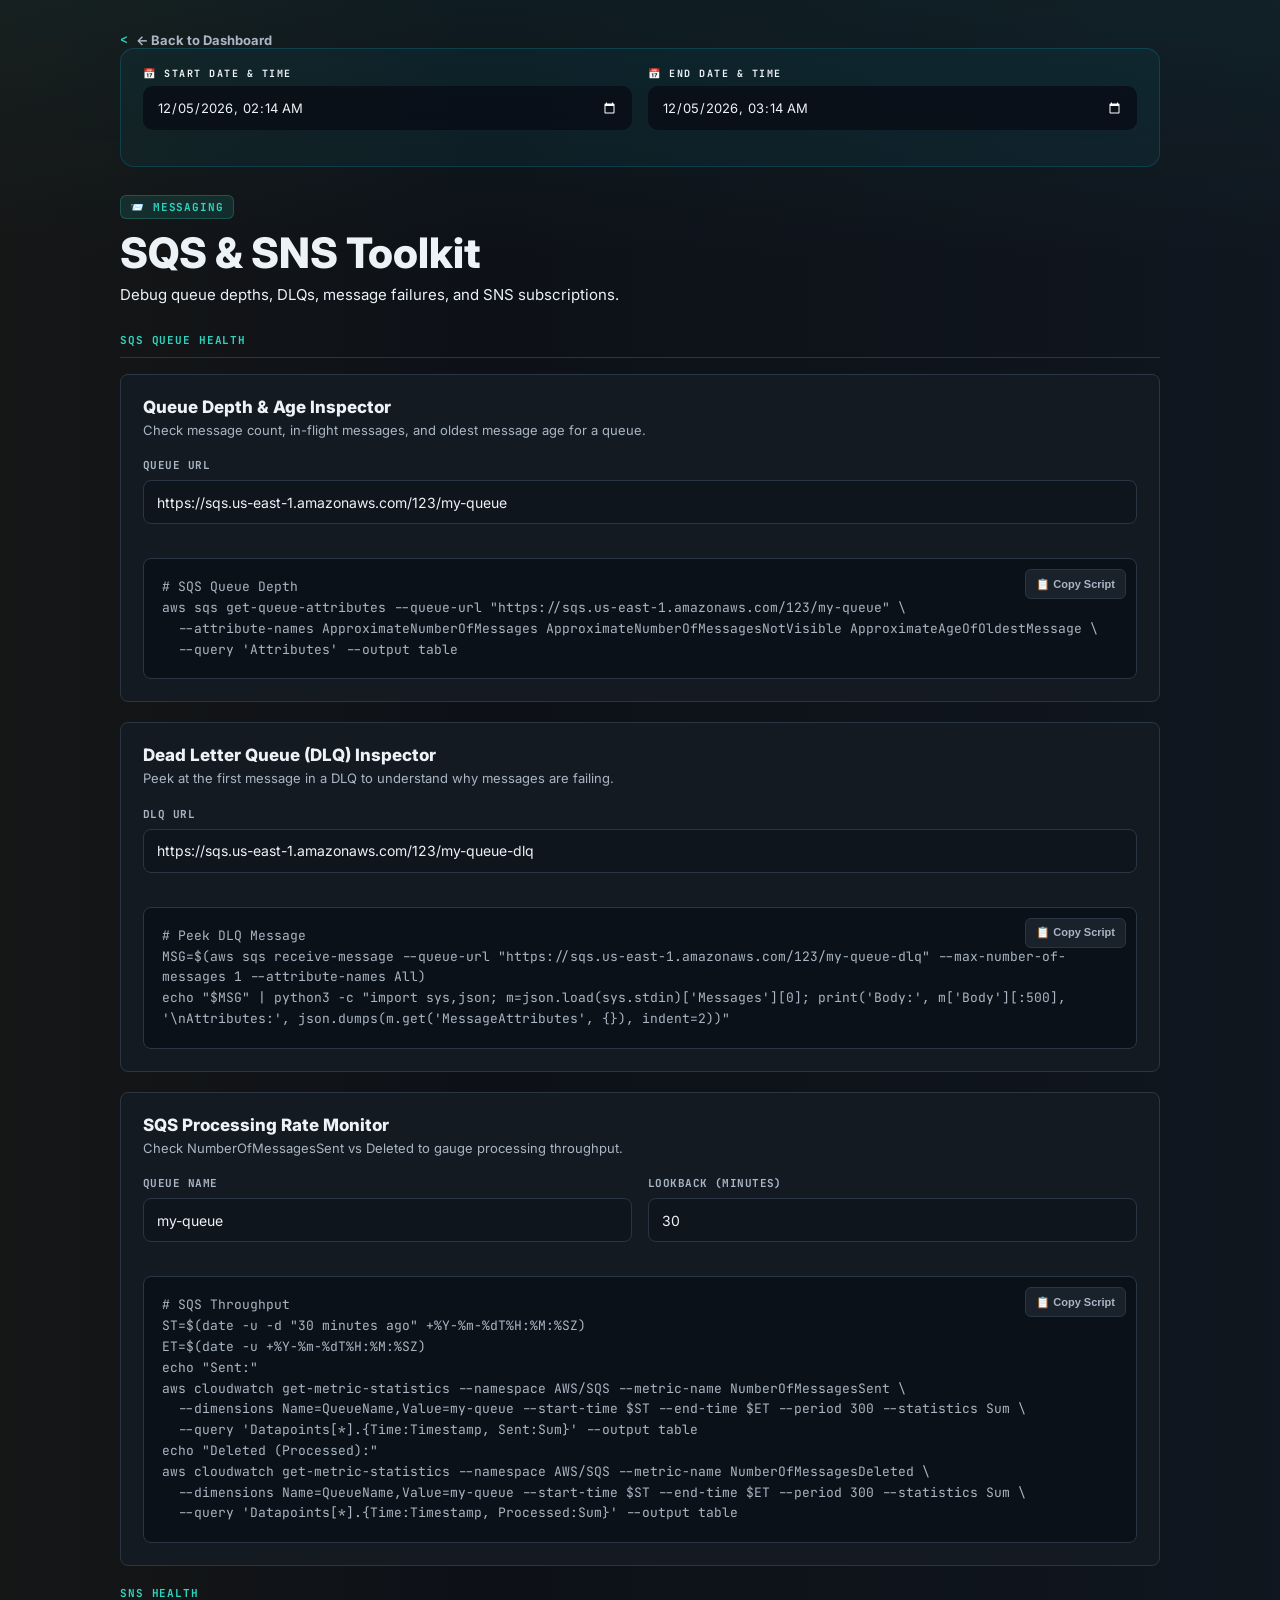
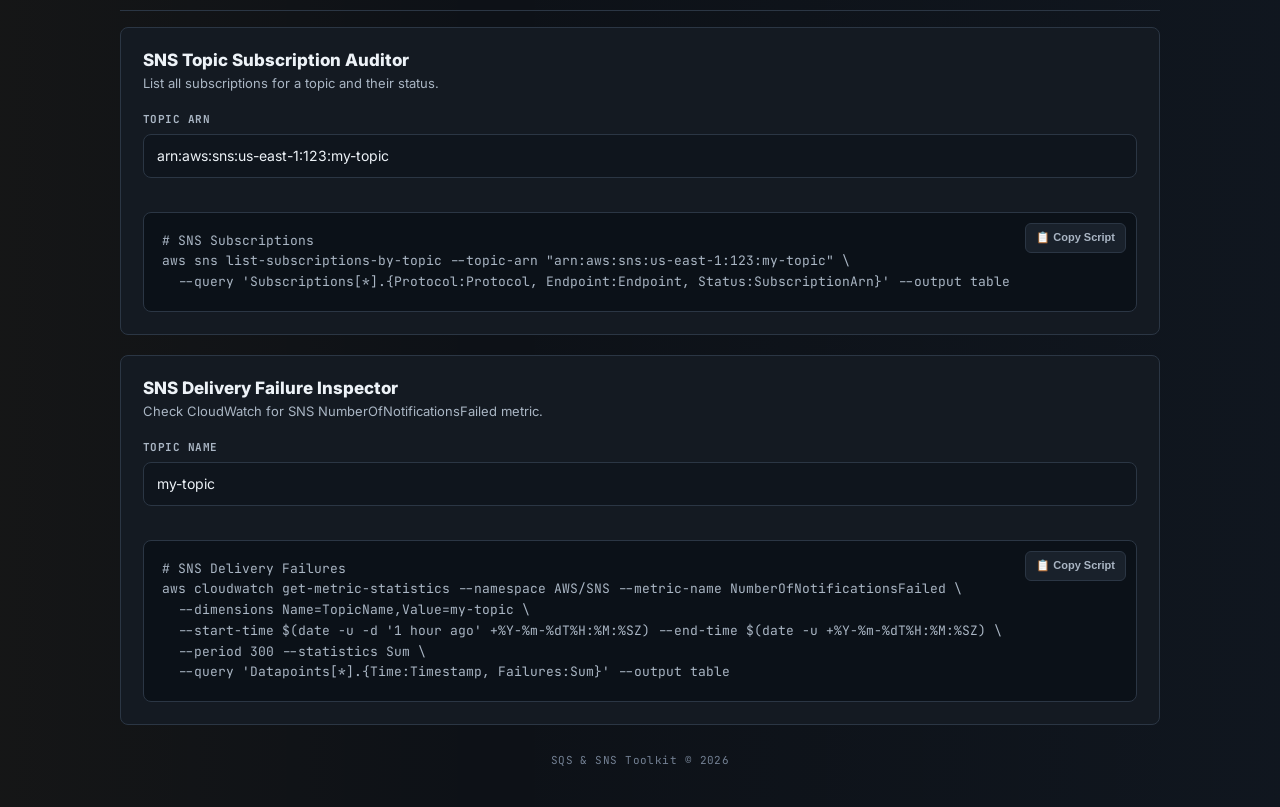
<file: sqs-toolkit.html>
<!DOCTYPE html>
<html lang="en">
<head>
<meta charset="UTF-8">
<meta name="viewport" content="width=device-width, initial-scale=1.0">
<title>SQS & SNS Toolkit</title>
<link rel="stylesheet" href="style.css">
<style>.dt-range-bar{background:rgba(6,182,212,0.06);border:1px solid rgba(6,182,212,0.2);border-radius:14px;padding:18px 22px;margin-bottom:28px;display:flex;flex-wrap:wrap;gap:16px;align-items:flex-end;}.dt-range-bar .field{flex:1;min-width:180px;}.dt-range-bar label{display:block;font-size:10px;font-weight:700;color:var(--accent-2);text-transform:uppercase;letter-spacing:1.5px;margin-bottom:6px;font-family:'JetBrains Mono',monospace;}.dt-range-bar input[type=datetime-local]{width:100%;padding:10px 14px;border-radius:10px;border:1px solid var(--border-subtle);background:rgba(8,12,20,.8);color:var(--text-primary);font-size:13px;outline:none;color-scheme:dark;}</style>
</head>
<body>
<div class="container">
  <a href="index.html" class="nav-back">← Back to Dashboard</a>
  <div class="dt-range-bar">
    <div class="field"><label>📅 Start Date &amp; Time</label><input type="datetime-local" id="global-start" oninput="initAll()"></div>
    <div class="field"><label>📅 End Date &amp; Time</label><input type="datetime-local" id="global-end" oninput="initAll()"></div>
  </div>
  <div class="header">
    <div class="tag">📨 Messaging</div>
    <h1>SQS & SNS Toolkit</h1>
    <p style="color:var(--text-secondary);margin-top:8px;">Debug queue depths, DLQs, message failures, and SNS subscriptions.</p>
  </div>

  <div class="section-label">SQS Queue Health</div>

  <div class="script-card">
    <div class="script-header"><div class="script-info">
      <h3>Queue Depth & Age Inspector</h3>
      <p>Check message count, in-flight messages, and oldest message age for a queue.</p>
    </div></div>
    <div class="param-grid">
      <div class="field"><label>Queue URL</label><input type="text" id="sqs-url" value="https://sqs.us-east-1.amazonaws.com/123/my-queue" oninput="updateSqsDepth()"></div>
    </div>
    <div class="script-preview">
      <button class="copy-btn" onclick="copyCode('sqs-depth-code', this)"><span>📋</span> Copy Script</button>
      <pre id="sqs-depth-code"></pre>
    </div>
  </div>

  <div class="script-card">
    <div class="script-header"><div class="script-info">
      <h3>Dead Letter Queue (DLQ) Inspector</h3>
      <p>Peek at the first message in a DLQ to understand why messages are failing.</p>
    </div></div>
    <div class="param-grid">
      <div class="field"><label>DLQ URL</label><input type="text" id="sqs-dlq-url" value="https://sqs.us-east-1.amazonaws.com/123/my-queue-dlq" oninput="updateDlq()"></div>
    </div>
    <div class="script-preview">
      <button class="copy-btn" onclick="copyCode('sqs-dlq-code', this)"><span>📋</span> Copy Script</button>
      <pre id="sqs-dlq-code"></pre>
    </div>
  </div>

  <div class="script-card">
    <div class="script-header"><div class="script-info">
      <h3>SQS Processing Rate Monitor</h3>
      <p>Check NumberOfMessagesSent vs Deleted to gauge processing throughput.</p>
    </div></div>
    <div class="param-grid">
      <div class="field"><label>Queue Name</label><input type="text" id="sqs-rate-name" value="my-queue" oninput="updateSqsRate()"></div>
      <div class="field"><label>Lookback (Minutes)</label><input type="number" id="sqs-rate-min" value="30" oninput="updateSqsRate()"></div>
    </div>
    <div class="script-preview">
      <button class="copy-btn" onclick="copyCode('sqs-rate-code', this)"><span>📋</span> Copy Script</button>
      <pre id="sqs-rate-code"></pre>
    </div>
  </div>

  <div class="section-label">SNS Health</div>

  <div class="script-card">
    <div class="script-header"><div class="script-info">
      <h3>SNS Topic Subscription Auditor</h3>
      <p>List all subscriptions for a topic and their status.</p>
    </div></div>
    <div class="param-grid">
      <div class="field"><label>Topic ARN</label><input type="text" id="sns-arn" value="arn:aws:sns:us-east-1:123:my-topic" oninput="updateSnsSubs()"></div>
    </div>
    <div class="script-preview">
      <button class="copy-btn" onclick="copyCode('sns-subs-code', this)"><span>📋</span> Copy Script</button>
      <pre id="sns-subs-code"></pre>
    </div>
  </div>

  <div class="script-card">
    <div class="script-header"><div class="script-info">
      <h3>SNS Delivery Failure Inspector</h3>
      <p>Check CloudWatch for SNS NumberOfNotificationsFailed metric.</p>
    </div></div>
    <div class="param-grid">
      <div class="field"><label>Topic Name</label><input type="text" id="sns-fail-name" value="my-topic" oninput="updateSnsFailures()"></div>
    </div>
    <div class="script-preview">
      <button class="copy-btn" onclick="copyCode('sns-fail-code', this)"><span>📋</span> Copy Script</button>
      <pre id="sns-fail-code"></pre>
    </div>
  </div>

  <div class="footer">SQS & SNS Toolkit &copy; 2026</div>
</div>
<script>
function copyCode(id, btn) {
  navigator.clipboard.writeText(document.getElementById(id).innerText);
  const o = btn.innerHTML; btn.innerHTML = '<span>✅</span> Copied!';
  setTimeout(() => { btn.innerHTML = o; }, 2000);
}
function updateSqsDepth() {
  const url = document.getElementById('sqs-url').value;
  const script = `# SQS Queue Depth
aws sqs get-queue-attributes --queue-url "${url}" \\
  --attribute-names ApproximateNumberOfMessages ApproximateNumberOfMessagesNotVisible ApproximateAgeOfOldestMessage \\
  --query 'Attributes' --output table`;
  document.getElementById('sqs-depth-code').innerText = script;
}
function updateDlq() {
  const url = document.getElementById('sqs-dlq-url').value;
  const script = `# Peek DLQ Message
MSG=$(aws sqs receive-message --queue-url "${url}" --max-number-of-messages 1 --attribute-names All)
echo "$MSG" | python3 -c "import sys,json; m=json.load(sys.stdin)['Messages'][0]; print('Body:', m['Body'][:500], '\\nAttributes:', json.dumps(m.get('MessageAttributes', {}), indent=2))"`;
  document.getElementById('sqs-dlq-code').innerText = script;
}
function updateSqsRate() {
  const name = document.getElementById('sqs-rate-name').value;
  const min = document.getElementById('sqs-rate-min').value;
  const script = `# SQS Throughput
ST=$(date -u -d "${min} minutes ago" +%Y-%m-%dT%H:%M:%SZ)
ET=$(date -u +%Y-%m-%dT%H:%M:%SZ)
echo "Sent:"
aws cloudwatch get-metric-statistics --namespace AWS/SQS --metric-name NumberOfMessagesSent \\
  --dimensions Name=QueueName,Value=${name} --start-time $ST --end-time $ET --period 300 --statistics Sum \\
  --query 'Datapoints[*].{Time:Timestamp, Sent:Sum}' --output table
echo "Deleted (Processed):"
aws cloudwatch get-metric-statistics --namespace AWS/SQS --metric-name NumberOfMessagesDeleted \\
  --dimensions Name=QueueName,Value=${name} --start-time $ST --end-time $ET --period 300 --statistics Sum \\
  --query 'Datapoints[*].{Time:Timestamp, Processed:Sum}' --output table`;
  document.getElementById('sqs-rate-code').innerText = script;
}
function updateSnsSubs() {
  const arn = document.getElementById('sns-arn').value;
  const script = `# SNS Subscriptions
aws sns list-subscriptions-by-topic --topic-arn "${arn}" \\
  --query 'Subscriptions[*].{Protocol:Protocol, Endpoint:Endpoint, Status:SubscriptionArn}' --output table`;
  document.getElementById('sns-subs-code').innerText = script;
}
function updateSnsFailures() {
  const name = document.getElementById('sns-fail-name').value;
  const script = `# SNS Delivery Failures
aws cloudwatch get-metric-statistics --namespace AWS/SNS --metric-name NumberOfNotificationsFailed \\
  --dimensions Name=TopicName,Value=${name} \\
  --start-time $(date -u -d '1 hour ago' +%Y-%m-%dT%H:%M:%SZ) --end-time $(date -u +%Y-%m-%dT%H:%M:%SZ) \\
  --period 300 --statistics Sum \\
  --query 'Datapoints[*].{Time:Timestamp, Failures:Sum}' --output table`;
  document.getElementById('sns-fail-code').innerText = script;
}
function getRange() {
  const s = document.getElementById('global-start').value;
  const e = document.getElementById('global-end').value;
  const sMs = s ? new Date(s).getTime() : null;
  const eMs = e ? new Date(e).getTime() : null;
  const sLbl = s ? new Date(s).toISOString().replace('T',' ').slice(0,19)+' UTC' : '(1h ago)';
  const eLbl = e ? new Date(e).toISOString().replace('T',' ').slice(0,19)+' UTC' : '(now)';
  const st = sMs ? new Date(sMs).toISOString() : "$(date -u -d '1 hour ago' +%Y-%m-%dT%H:%M:%SZ)";
  const et = eMs ? new Date(eMs).toISOString() : "$(date -u +%Y-%m-%dT%H:%M:%SZ)";
  return { sMs, eMs, sLbl, eLbl, st, et };
}
function initAll() { updateSqsDepth(); updateDlq(); updateSqsRate(); updateSnsSubs(); updateSnsFailures(); }
window.onload = () => {
  const now = new Date(); const ago = new Date(now - 3600000);
  const fmt = d => d.toISOString().slice(0,16);
  document.getElementById('global-start').value = fmt(ago);
  document.getElementById('global-end').value = fmt(now);
  initAll();
};
</script>
</body>
</html>
</file>
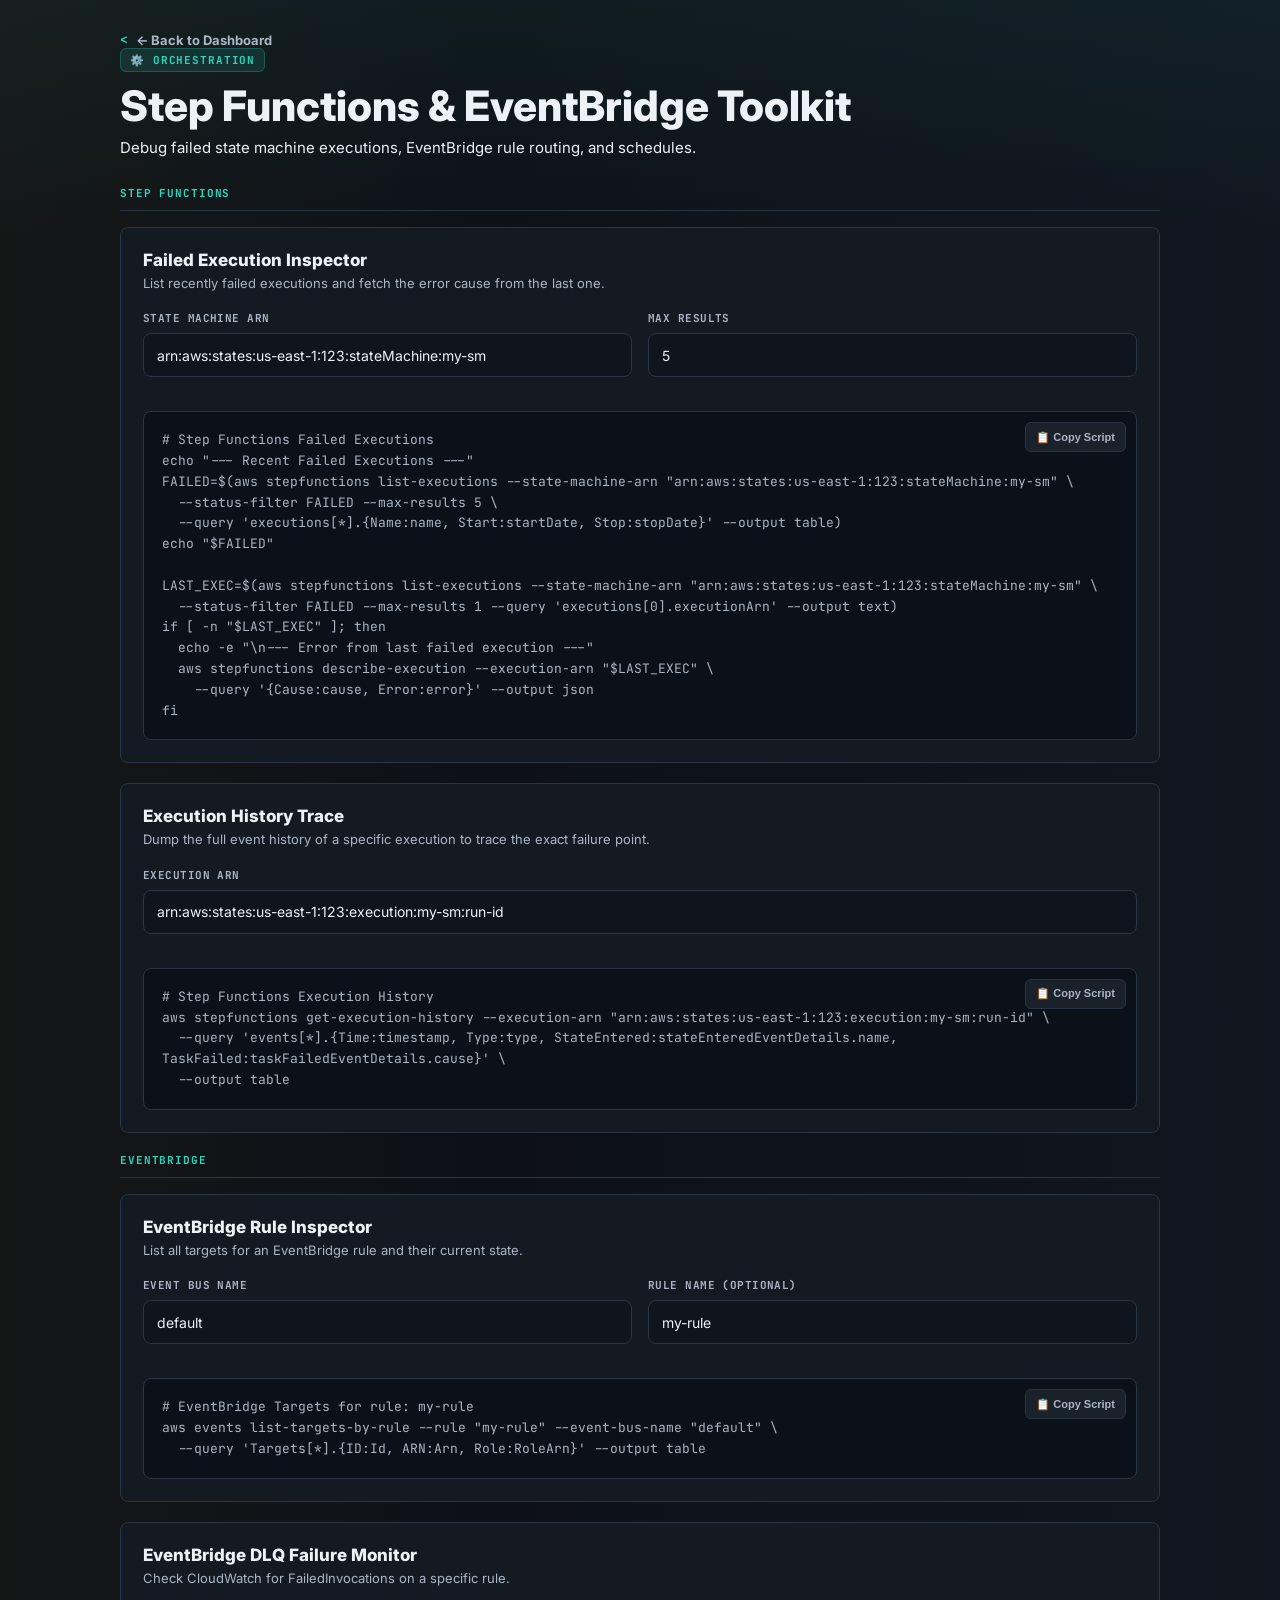
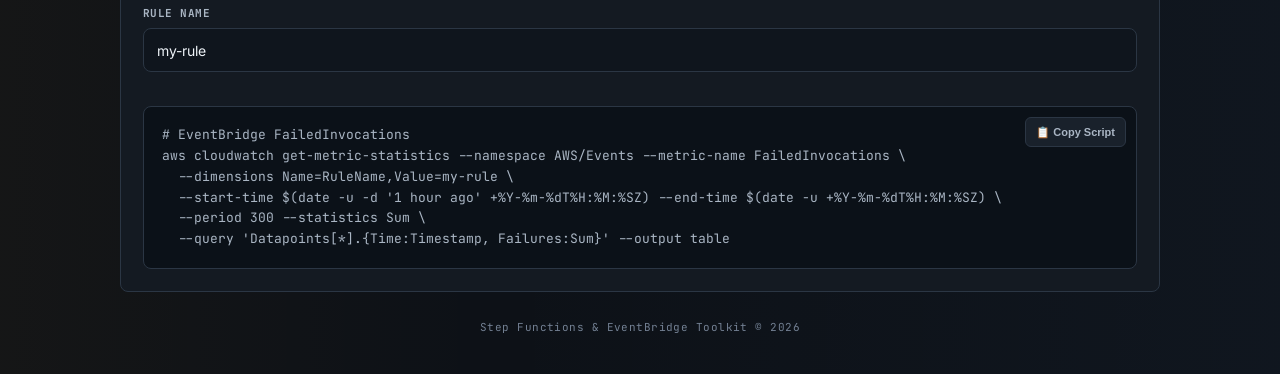
<file: stepfn-toolkit.html>
<!DOCTYPE html>
<html lang="en">
<head>
<meta charset="UTF-8">
<meta name="viewport" content="width=device-width, initial-scale=1.0">
<title>Step Functions & EventBridge Toolkit</title>
<link rel="stylesheet" href="style.css">
</head>
<body>
<div class="container">
  <a href="index.html" class="nav-back">← Back to Dashboard</a>
  <div class="header">
    <div class="tag">⚙️ Orchestration</div>
    <h1>Step Functions & EventBridge Toolkit</h1>
    <p style="color:var(--text-secondary);margin-top:8px;">Debug failed state machine executions, EventBridge rule routing, and schedules.</p>
  </div>

  <div class="section-label">Step Functions</div>

  <div class="script-card">
    <div class="script-header"><div class="script-info">
      <h3>Failed Execution Inspector</h3>
      <p>List recently failed executions and fetch the error cause from the last one.</p>
    </div></div>
    <div class="param-grid">
      <div class="field"><label>State Machine ARN</label><input type="text" id="sf-arn" value="arn:aws:states:us-east-1:123:stateMachine:my-sm" oninput="updateSfFailed()"></div>
      <div class="field"><label>Max Results</label><input type="number" id="sf-max" value="5" oninput="updateSfFailed()"></div>
    </div>
    <div class="script-preview">
      <button class="copy-btn" onclick="copyCode('sf-failed-code', this)"><span>📋</span> Copy Script</button>
      <pre id="sf-failed-code"></pre>
    </div>
  </div>

  <div class="script-card">
    <div class="script-header"><div class="script-info">
      <h3>Execution History Trace</h3>
      <p>Dump the full event history of a specific execution to trace the exact failure point.</p>
    </div></div>
    <div class="param-grid">
      <div class="field"><label>Execution ARN</label><input type="text" id="sf-exec-arn" value="arn:aws:states:us-east-1:123:execution:my-sm:run-id" oninput="updateSfHistory()"></div>
    </div>
    <div class="script-preview">
      <button class="copy-btn" onclick="copyCode('sf-hist-code', this)"><span>📋</span> Copy Script</button>
      <pre id="sf-hist-code"></pre>
    </div>
  </div>

  <div class="section-label">EventBridge</div>

  <div class="script-card">
    <div class="script-header"><div class="script-info">
      <h3>EventBridge Rule Inspector</h3>
      <p>List all targets for an EventBridge rule and their current state.</p>
    </div></div>
    <div class="param-grid">
      <div class="field"><label>Event Bus Name</label><input type="text" id="eb-bus" value="default" oninput="updateEbRules()"></div>
      <div class="field"><label>Rule Name (Optional)</label><input type="text" id="eb-rule" value="my-rule" oninput="updateEbRules()"></div>
    </div>
    <div class="script-preview">
      <button class="copy-btn" onclick="copyCode('eb-rules-code', this)"><span>📋</span> Copy Script</button>
      <pre id="eb-rules-code"></pre>
    </div>
  </div>

  <div class="script-card">
    <div class="script-header"><div class="script-info">
      <h3>EventBridge DLQ Failure Monitor</h3>
      <p>Check CloudWatch for FailedInvocations on a specific rule.</p>
    </div></div>
    <div class="param-grid">
      <div class="field"><label>Rule Name</label><input type="text" id="eb-fail-rule" value="my-rule" oninput="updateEbFailures()"></div>
    </div>
    <div class="script-preview">
      <button class="copy-btn" onclick="copyCode('eb-fail-code', this)"><span>📋</span> Copy Script</button>
      <pre id="eb-fail-code"></pre>
    </div>
  </div>

  <div class="footer">Step Functions & EventBridge Toolkit &copy; 2026</div>
</div>
<script>
function copyCode(id, btn) {
  navigator.clipboard.writeText(document.getElementById(id).innerText);
  const o = btn.innerHTML; btn.innerHTML = '<span>✅</span> Copied!';
  setTimeout(() => { btn.innerHTML = o; }, 2000);
}
function updateSfFailed() {
  const arn = document.getElementById('sf-arn').value;
  const max = document.getElementById('sf-max').value;
  const script = `# Step Functions Failed Executions
echo "--- Recent Failed Executions ---"
FAILED=$(aws stepfunctions list-executions --state-machine-arn "${arn}" \\
  --status-filter FAILED --max-results ${max} \\
  --query 'executions[*].{Name:name, Start:startDate, Stop:stopDate}' --output table)
echo "$FAILED"

LAST_EXEC=$(aws stepfunctions list-executions --state-machine-arn "${arn}" \\
  --status-filter FAILED --max-results 1 --query 'executions[0].executionArn' --output text)
if [ -n "$LAST_EXEC" ]; then
  echo -e "\\n--- Error from last failed execution ---"
  aws stepfunctions describe-execution --execution-arn "$LAST_EXEC" \\
    --query '{Cause:cause, Error:error}' --output json
fi`;
  document.getElementById('sf-failed-code').innerText = script;
}
function updateSfHistory() {
  const arn = document.getElementById('sf-exec-arn').value;
  const script = `# Step Functions Execution History
aws stepfunctions get-execution-history --execution-arn "${arn}" \\
  --query 'events[*].{Time:timestamp, Type:type, StateEntered:stateEnteredEventDetails.name, TaskFailed:taskFailedEventDetails.cause}' \\
  --output table`;
  document.getElementById('sf-hist-code').innerText = script;
}
function updateEbRules() {
  const bus = document.getElementById('eb-bus').value;
  const rule = document.getElementById('eb-rule').value;
  const script = `# EventBridge Targets for rule: ${rule}
aws events list-targets-by-rule --rule "${rule}" --event-bus-name "${bus}" \\
  --query 'Targets[*].{ID:Id, ARN:Arn, Role:RoleArn}' --output table`;
  document.getElementById('eb-rules-code').innerText = script;
}
function updateEbFailures() {
  const rule = document.getElementById('eb-fail-rule').value;
  const script = `# EventBridge FailedInvocations
aws cloudwatch get-metric-statistics --namespace AWS/Events --metric-name FailedInvocations \\
  --dimensions Name=RuleName,Value=${rule} \\
  --start-time $(date -u -d '1 hour ago' +%Y-%m-%dT%H:%M:%SZ) --end-time $(date -u +%Y-%m-%dT%H:%M:%SZ) \\
  --period 300 --statistics Sum \\
  --query 'Datapoints[*].{Time:Timestamp, Failures:Sum}' --output table`;
  document.getElementById('eb-fail-code').innerText = script;
}
window.onload = () => { updateSfFailed(); updateSfHistory(); updateEbRules(); updateEbFailures(); };
</script>
</body>
</html>
</file>
<file: style.css>
@import url('https://fonts.googleapis.com/css2?family=Inter:wght@400;500;600;700;800&family=JetBrains+Mono:wght@400;500;600;700&display=swap');

* {
  box-sizing: border-box;
  margin: 0;
  padding: 0;
}

:root {
  --bg: #0d1117;
  --surface: #141a22;
  --surface-2: #19212b;
  --surface-3: #202a36;
  --border: #2b3644;
  --border-strong: #3a4858;
  --text: #edf2f7;
  --text-soft: #aab6c4;
  --text-muted: #738093;
  --accent: #2dd4bf;
  --accent-strong: #14b8a6;
  --accent-soft: rgba(45, 212, 191, 0.12);
  --info: #60a5fa;
  --info-soft: rgba(96, 165, 250, 0.12);
  --warning: #f59e0b;
  --success: #22c55e;
  --danger: #ef4444;
  --danger-soft: rgba(239, 68, 68, 0.12);
  --shadow: 0 20px 60px rgba(0, 0, 0, 0.26);
}

html {
  min-height: 100%;
  background: var(--bg);
}

body {
  min-height: 100vh;
  padding: 28px 20px 40px;
  color: var(--text);
  font-family: 'Inter', system-ui, -apple-system, BlinkMacSystemFont, 'Segoe UI', sans-serif;
  background:
    linear-gradient(180deg, rgba(45, 212, 191, 0.055), transparent 260px),
    linear-gradient(90deg, rgba(245, 158, 11, 0.035), transparent 38%, rgba(96, 165, 250, 0.035));
}

a {
  color: inherit;
}

.container {
  width: min(100%, 1040px);
  margin: 0 auto;
}

.container.narrow {
  width: min(100%, 760px);
}

.topbar {
  display: flex;
  align-items: center;
  justify-content: space-between;
  gap: 16px;
  margin-bottom: 24px;
}

.brand {
  display: flex;
  align-items: center;
  gap: 12px;
}

.brand-mark,
.tool-mark {
  display: inline-flex;
  align-items: center;
  justify-content: center;
  flex: 0 0 auto;
  width: 38px;
  height: 38px;
  border-radius: 8px;
  background: var(--accent-soft);
  border: 1px solid rgba(45, 212, 191, 0.28);
  color: var(--accent);
  font-family: 'JetBrains Mono', monospace;
  font-size: 13px;
  font-weight: 800;
}

.brand-title {
  font-size: 15px;
  font-weight: 800;
  letter-spacing: 0;
}

.brand-subtitle {
  margin-top: 2px;
  color: var(--text-muted);
  font-size: 12px;
}

.header {
  margin-bottom: 26px;
}

.header.center {
  text-align: center;
}

.header .tag,
.eyebrow,
.section-label,
.section-header {
  color: var(--accent);
  font-family: 'JetBrains Mono', monospace;
  font-size: 11px;
  font-weight: 700;
  letter-spacing: 0.08em;
  text-transform: uppercase;
}

.header .tag {
  display: inline-flex;
  align-items: center;
  min-height: 24px;
  padding: 4px 9px;
  border: 1px solid rgba(45, 212, 191, 0.24);
  border-radius: 6px;
  background: var(--accent-soft);
}

.header h1 {
  margin-top: 12px;
  color: var(--text);
  font-size: clamp(30px, 4.2vw, 42px);
  font-weight: 800;
  line-height: 1.04;
  letter-spacing: 0;
}

.header p {
  max-width: 680px;
  margin-top: 12px;
  color: var(--text-soft);
  font-size: 15px;
  line-height: 1.6;
}

.nav-back,
.text-link {
  display: inline-flex;
  align-items: center;
  gap: 8px;
  color: var(--text-soft);
  text-decoration: none;
  font-size: 13px;
  font-weight: 700;
  transition: color 0.18s, border-color 0.18s, background 0.18s;
}

.nav-back::before {
  content: "<";
  color: var(--accent);
  font-family: 'JetBrains Mono', monospace;
}

.nav-back:hover,
.text-link:hover {
  color: var(--accent);
}

.panel,
.card {
  border: 1px solid var(--border);
  border-radius: 8px;
  background: rgba(20, 26, 34, 0.94);
  box-shadow: var(--shadow);
}

.card {
  padding: 26px;
}

.panel {
  overflow: hidden;
}

.section-label {
  margin-bottom: 16px;
  padding-bottom: 10px;
  border-bottom: 1px solid var(--border);
}

.section-header {
  display: flex;
  align-items: center;
  gap: 12px;
  margin: 28px 0 12px;
  color: var(--text-soft);
}

.section-header::after {
  content: "";
  height: 1px;
  flex: 1;
  background: var(--border);
}

.field {
  margin-bottom: 18px;
}

.field label {
  display: block;
  margin-bottom: 8px;
  color: var(--text-soft);
  font-family: 'JetBrains Mono', monospace;
  font-size: 11px;
  font-weight: 700;
  letter-spacing: 0.04em;
  text-transform: uppercase;
}

.field input,
.field textarea,
.field select,
.chat-composer input,
.code-output {
  width: 100%;
  border: 1px solid var(--border);
  border-radius: 8px;
  background: #0f151d;
  color: var(--text);
  font: inherit;
  font-size: 14px;
  outline: none;
  transition: border-color 0.18s, box-shadow 0.18s, background 0.18s;
}

.field input,
.field select,
.chat-composer input {
  min-height: 44px;
  padding: 11px 13px;
}

.field textarea {
  min-height: 92px;
  padding: 12px 13px;
  resize: vertical;
}

.field input:focus,
.field textarea:focus,
.field select:focus,
.chat-composer input:focus,
.code-output:focus {
  border-color: var(--accent-strong);
  box-shadow: 0 0 0 3px rgba(45, 212, 191, 0.1);
}

.row {
  display: grid;
  grid-template-columns: repeat(2, minmax(0, 1fr));
  gap: 16px;
}

.row3 {
  display: grid;
  grid-template-columns: repeat(3, minmax(0, 1fr));
  gap: 16px;
}

.divider {
  height: 1px;
  margin: 24px 0;
  border: 0;
  background: var(--border);
}

.btn {
  display: inline-flex;
  align-items: center;
  justify-content: center;
  gap: 8px;
  width: 100%;
  min-height: 44px;
  padding: 11px 16px;
  border: 1px solid transparent;
  border-radius: 8px;
  background: var(--accent-strong);
  color: #05201d;
  cursor: pointer;
  font-family: 'Inter', sans-serif;
  font-size: 14px;
  font-weight: 800;
  text-decoration: none;
  transition: transform 0.12s, background 0.18s, border-color 0.18s, color 0.18s;
}

.btn:hover {
  transform: translateY(-1px);
  background: var(--accent);
}

.btn:active {
  transform: translateY(0);
}

.btn:disabled {
  cursor: wait;
  opacity: 0.55;
  transform: none;
}

.btn-outline {
  background: transparent;
  border-color: var(--border-strong);
  color: var(--text-soft);
}

.btn-outline:hover {
  background: var(--surface-2);
  color: var(--text);
}

.btn-danger {
  background: var(--danger);
  color: #fff;
}

.btn-danger:hover {
  background: #dc2626;
}

.btn-sm {
  width: auto;
  min-height: 34px;
  padding: 7px 12px;
  font-size: 12px;
}

.portal-hero {
  display: grid;
  grid-template-columns: minmax(0, 1fr) auto;
  gap: 28px;
  align-items: end;
  margin-bottom: 26px;
  padding-bottom: 22px;
  border-bottom: 1px solid var(--border);
}

.portal-actions {
  display: flex;
  gap: 10px;
  align-items: center;
}

.portal-actions .btn {
  min-width: 190px;
  white-space: nowrap;
}

.tool-grid,
.tiles {
  display: grid;
  grid-template-columns: repeat(2, minmax(0, 1fr));
  gap: 14px;
}

.tool-grid.compact {
  grid-template-columns: repeat(3, minmax(0, 1fr));
}

.tool-card,
.tile {
  position: relative;
  display: grid;
  grid-template-columns: auto minmax(0, 1fr);
  gap: 14px;
  min-height: 118px;
  padding: 18px;
  border: 1px solid var(--border);
  border-radius: 8px;
  background: var(--surface);
  color: var(--text);
  text-align: left;
  text-decoration: none;
  transition: transform 0.16s, border-color 0.16s, background 0.16s;
}

.tool-card:hover,
.tile:hover {
  transform: translateY(-2px);
  border-color: rgba(45, 212, 191, 0.42);
  background: var(--surface-2);
}

.tool-card h2,
.tile h2 {
  margin-bottom: 6px;
  color: var(--text);
  font-size: 16px;
  font-weight: 800;
  line-height: 1.25;
}

.tool-card p,
.tile p {
  color: var(--text-soft);
  font-size: 13px;
  line-height: 1.5;
}

.tile .icon {
  display: none;
}

.meta-pill {
  display: inline-flex;
  align-items: center;
  min-height: 28px;
  padding: 5px 10px;
  border: 1px solid var(--border);
  border-radius: 6px;
  background: var(--surface);
  color: var(--text-soft);
  font-family: 'JetBrains Mono', monospace;
  font-size: 11px;
  font-weight: 700;
  text-decoration: none;
}

.footer {
  margin-top: 28px;
  color: var(--text-muted);
  font-family: 'JetBrains Mono', monospace;
  font-size: 11px;
  letter-spacing: 0.04em;
  text-align: center;
}

.flash {
  margin-bottom: 16px;
  padding: 12px 14px;
  border: 1px solid var(--border);
  border-radius: 8px;
  font-size: 13px;
  font-weight: 700;
}

.flash-success {
  background: rgba(34, 197, 94, 0.12);
  border-color: rgba(34, 197, 94, 0.28);
  color: #86efac;
}

.flash-error {
  background: var(--danger-soft);
  border-color: rgba(239, 68, 68, 0.28);
  color: #fca5a5;
}

.flash-info {
  background: var(--info-soft);
  border-color: rgba(96, 165, 250, 0.28);
  color: #bfdbfe;
}

.dropzone {
  display: flex;
  flex-direction: column;
  align-items: center;
  justify-content: center;
  min-height: 160px;
  padding: 30px 20px;
  border: 1px dashed var(--border-strong);
  border-radius: 8px;
  background: #101721;
  cursor: pointer;
  text-align: center;
  transition: border-color 0.18s, background 0.18s;
}

.dropzone:hover,
.dropzone.dragover {
  border-color: var(--accent-strong);
  background: rgba(45, 212, 191, 0.06);
}

.dropzone .icon {
  display: inline-flex;
  width: 44px;
  height: 44px;
  align-items: center;
  justify-content: center;
  margin-bottom: 12px;
  border-radius: 8px;
  background: var(--accent-soft);
  color: var(--accent);
  font-family: 'JetBrains Mono', monospace;
  font-size: 13px;
  font-weight: 800;
}

.dropzone p {
  color: var(--text);
  font-size: 14px;
  font-weight: 700;
}

.dropzone .hint {
  margin-top: 6px;
  color: var(--text-muted);
  font-size: 12px;
  font-weight: 500;
}

.file-table {
  width: 100%;
  border-collapse: collapse;
}

.file-table th {
  padding: 10px 12px;
  border-bottom: 1px solid var(--border);
  color: var(--text-muted);
  font-family: 'JetBrains Mono', monospace;
  font-size: 11px;
  font-weight: 700;
  letter-spacing: 0.04em;
  text-align: left;
  text-transform: uppercase;
}

.file-table td {
  padding: 12px;
  border-bottom: 1px solid var(--border);
  color: var(--text);
  font-size: 13px;
}

.file-table tr:hover td {
  background: rgba(255, 255, 255, 0.025);
}

.file-badge {
  display: inline-flex;
  align-items: center;
  justify-content: center;
  min-width: 44px;
  padding: 3px 7px;
  border-radius: 6px;
  font-family: 'JetBrains Mono', monospace;
  font-size: 10px;
  font-weight: 800;
  text-transform: uppercase;
}

.badge-pdf {
  background: rgba(239, 68, 68, 0.12);
  color: #fca5a5;
}

.badge-docx {
  background: var(--info-soft);
  color: #bfdbfe;
}

.badge-txt {
  background: rgba(34, 197, 94, 0.12);
  color: #86efac;
}

.chat-shell {
  display: grid;
  grid-template-columns: 260px minmax(0, 1fr);
  min-height: 640px;
}

.chat-sidebar {
  padding: 22px;
  border-right: 1px solid var(--border);
  background: #111821;
}

.chat-main {
  display: flex;
  min-width: 0;
  flex-direction: column;
}

.context-summary {
  display: grid;
  gap: 10px;
  margin-top: 18px;
}

.context-chip {
  padding: 11px 12px;
  border: 1px solid var(--border);
  border-radius: 8px;
  background: var(--surface);
}

.context-chip span {
  display: block;
  margin-bottom: 4px;
  color: var(--text-muted);
  font-family: 'JetBrains Mono', monospace;
  font-size: 10px;
  font-weight: 700;
  letter-spacing: 0.04em;
  text-transform: uppercase;
}

.context-chip strong {
  font-size: 14px;
}

.chat-header {
  display: flex;
  align-items: center;
  justify-content: space-between;
  gap: 14px;
  padding: 18px 20px;
  border-bottom: 1px solid var(--border);
  background: var(--surface);
}

.chat-window {
  display: flex;
  flex: 1;
  flex-direction: column;
  gap: 14px;
  min-height: 420px;
  max-height: 560px;
  padding: 22px;
  overflow-y: auto;
  scroll-behavior: smooth;
}

.message {
  max-width: min(760px, 90%);
  padding: 13px 15px;
  border: 1px solid var(--border);
  border-radius: 8px;
  font-size: 13px;
  line-height: 1.65;
}

.message.user {
  align-self: flex-end;
  background: var(--surface-3);
}

.message.bot {
  align-self: flex-start;
  background: rgba(45, 212, 191, 0.07);
  border-color: rgba(45, 212, 191, 0.2);
}

.message.loading {
  color: var(--text-soft);
  font-style: italic;
}

.message code {
  padding: 2px 5px;
  border-radius: 5px;
  background: rgba(45, 212, 191, 0.12);
  color: #7dd3fc;
  font-family: 'JetBrains Mono', monospace;
  font-size: 12px;
}

.message pre {
  margin: 8px 0;
  padding: 12px;
  overflow-x: auto;
  border: 1px solid var(--border);
  border-radius: 8px;
  background: #0b1118;
  color: var(--text-soft);
  font-family: 'JetBrains Mono', monospace;
  font-size: 12px;
}

.chat-composer {
  display: grid;
  grid-template-columns: minmax(0, 1fr) auto;
  gap: 10px;
  padding: 14px;
  border-top: 1px solid var(--border);
  background: #111821;
}

.setup-grid {
  display: grid;
  grid-template-columns: minmax(0, 1fr) minmax(0, 1fr);
  gap: 16px;
}

.admin-layout {
  display: grid;
  grid-template-columns: 300px minmax(0, 1fr);
  gap: 18px;
  align-items: start;
}

.admin-stack {
  display: grid;
  gap: 18px;
}

.inline-actions {
  display: flex;
  align-items: center;
  justify-content: space-between;
  gap: 12px;
}

.code-output {
  min-height: 400px;
  padding: 16px;
  font-family: 'JetBrains Mono', monospace;
  font-size: 12px;
  white-space: pre;
  resize: vertical;
}

.toolkit-tabs {
  display: flex;
  gap: 6px;
  margin-bottom: 22px;
  padding: 6px;
  overflow-x: auto;
  border: 1px solid var(--border);
  border-radius: 8px;
  background: #101721;
  scrollbar-width: none;
}

.toolkit-tabs::-webkit-scrollbar {
  display: none;
}

.tab-btn {
  min-height: 36px;
  padding: 8px 14px;
  border: 1px solid transparent;
  border-radius: 6px;
  background: transparent;
  color: var(--text-soft);
  cursor: pointer;
  font-family: 'JetBrains Mono', monospace;
  font-size: 11px;
  font-weight: 800;
  letter-spacing: 0.04em;
  text-transform: uppercase;
  transition: background 0.18s, color 0.18s, border-color 0.18s;
  white-space: nowrap;
}

.tab-btn:hover {
  background: var(--surface-2);
  color: var(--text);
}

.tab-btn.active {
  border-color: rgba(45, 212, 191, 0.28);
  background: var(--accent-soft);
  color: var(--accent);
}

.toolkit-container {
  display: none;
}

.toolkit-container.active {
  display: block;
}

.script-card {
  margin-bottom: 20px;
  padding: 22px;
  border: 1px solid var(--border);
  border-radius: 8px;
  background: var(--surface);
}

.script-header {
  display: flex;
  align-items: flex-start;
  justify-content: space-between;
  gap: 16px;
  margin-bottom: 18px;
}

.script-info h3 {
  margin-bottom: 4px;
  color: var(--text);
  font-size: 17px;
  font-weight: 800;
}

.script-info p {
  color: var(--text-soft);
  font-size: 13px;
  line-height: 1.5;
}

.script-preview {
  position: relative;
  margin-top: 14px;
  overflow: hidden;
  border: 1px solid var(--border);
  border-radius: 8px;
  background: #0b1118;
}

.script-preview pre {
  margin: 0;
  padding: 18px;
  overflow-x: auto;
  color: var(--text-soft);
  font-family: 'JetBrains Mono', monospace;
  font-size: 13px;
  line-height: 1.6;
  white-space: pre-wrap;
  word-break: break-word;
}

.copy-btn {
  position: absolute;
  top: 10px;
  right: 10px;
  min-height: 30px;
  padding: 5px 10px;
  border: 1px solid var(--border);
  border-radius: 6px;
  background: var(--surface-2);
  color: var(--text-soft);
  cursor: pointer;
  font-size: 11px;
  font-weight: 800;
  transition: background 0.18s, color 0.18s;
}

.copy-btn:hover,
.copy-btn.copied {
  background: var(--accent-soft);
  color: var(--accent);
}

.param-grid {
  display: grid;
  grid-template-columns: repeat(auto-fit, minmax(200px, 1fr));
  gap: 16px;
  margin-bottom: 16px;
}

@keyframes pulse {
  0%,
  100% {
    opacity: 1;
  }
  50% {
    opacity: 0.45;
  }
}

@media (max-width: 860px) {
  body {
    padding: 20px 14px 34px;
  }

  .portal-hero,
  .admin-layout,
  .chat-shell {
    grid-template-columns: 1fr;
  }

  .chat-sidebar {
    border-right: 0;
    border-bottom: 1px solid var(--border);
  }

  .tool-grid,
  .tool-grid.compact,
  .tiles,
  .row,
  .row3,
  .setup-grid {
    grid-template-columns: 1fr;
  }

  .portal-actions,
  .topbar,
  .inline-actions,
  .script-header {
    align-items: stretch;
    flex-direction: column;
  }

  .btn-sm,
  .portal-actions .btn {
    width: 100%;
  }
}
</file>
